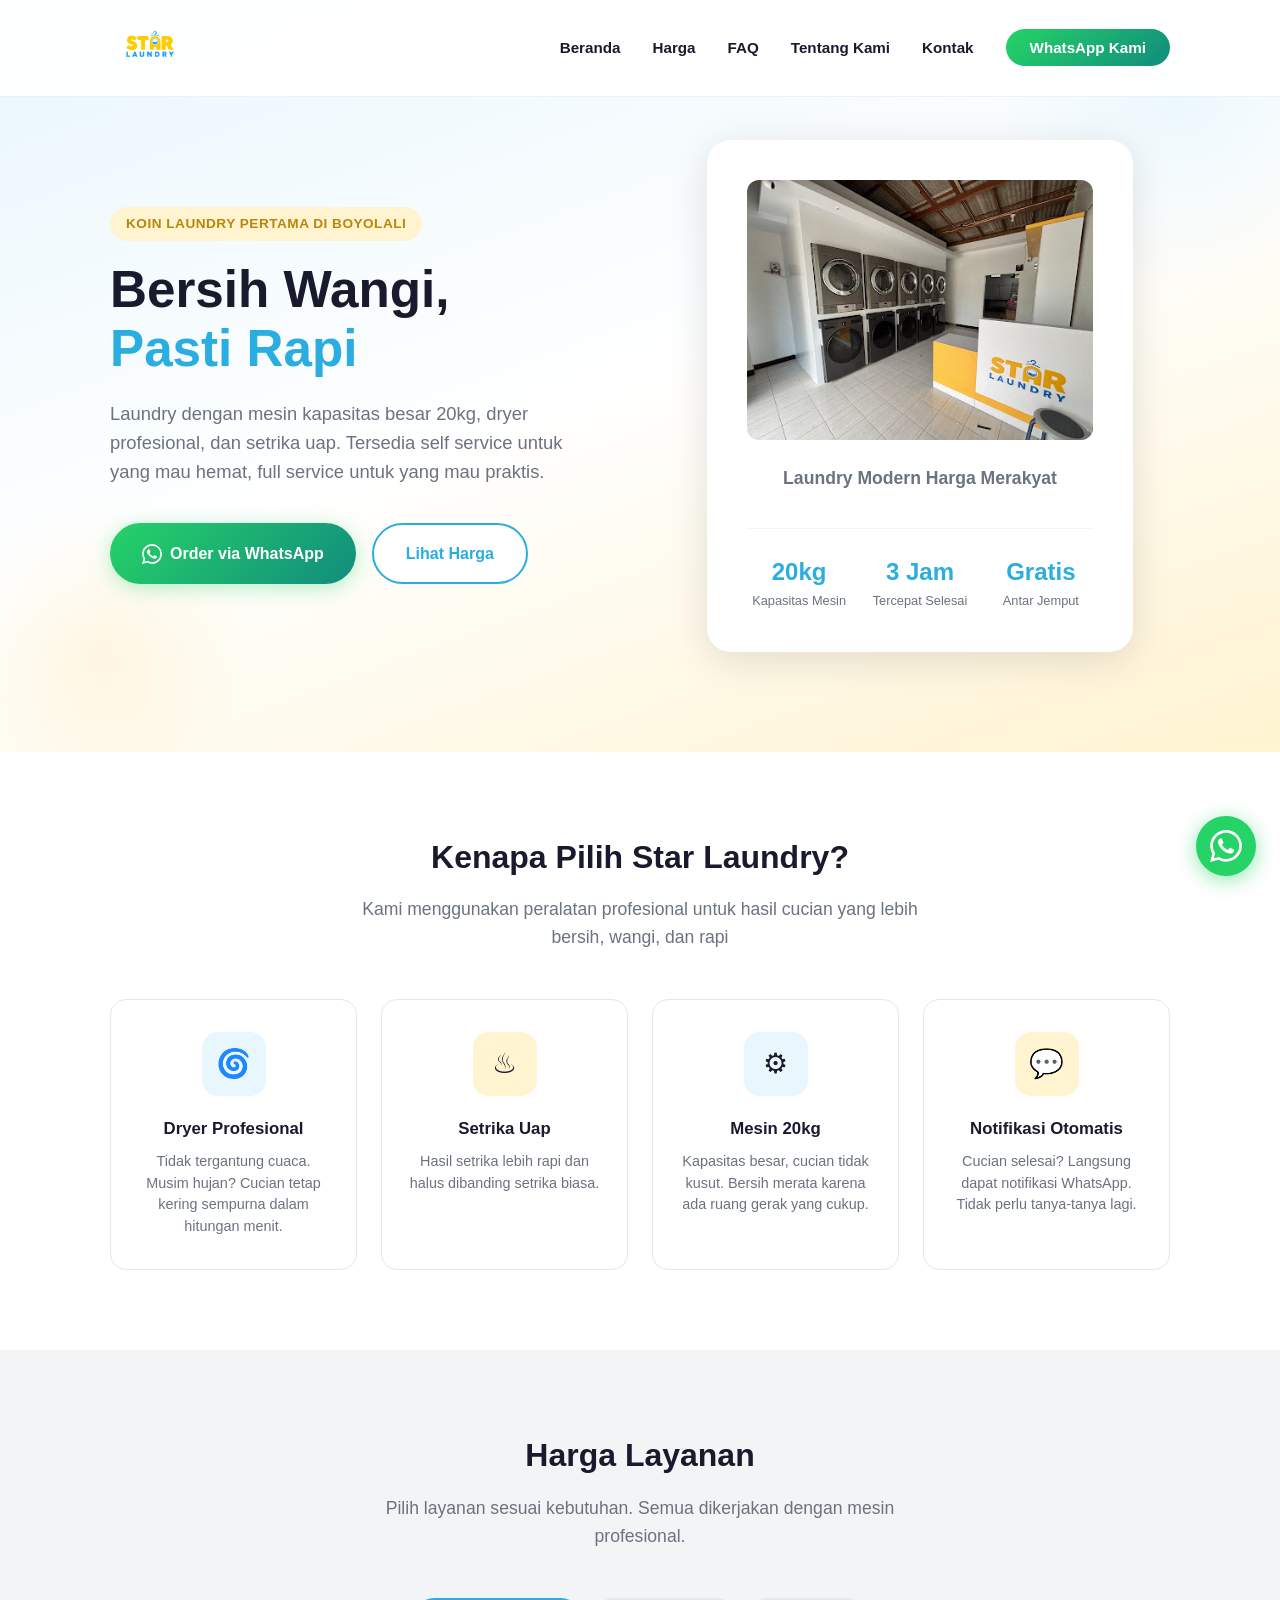
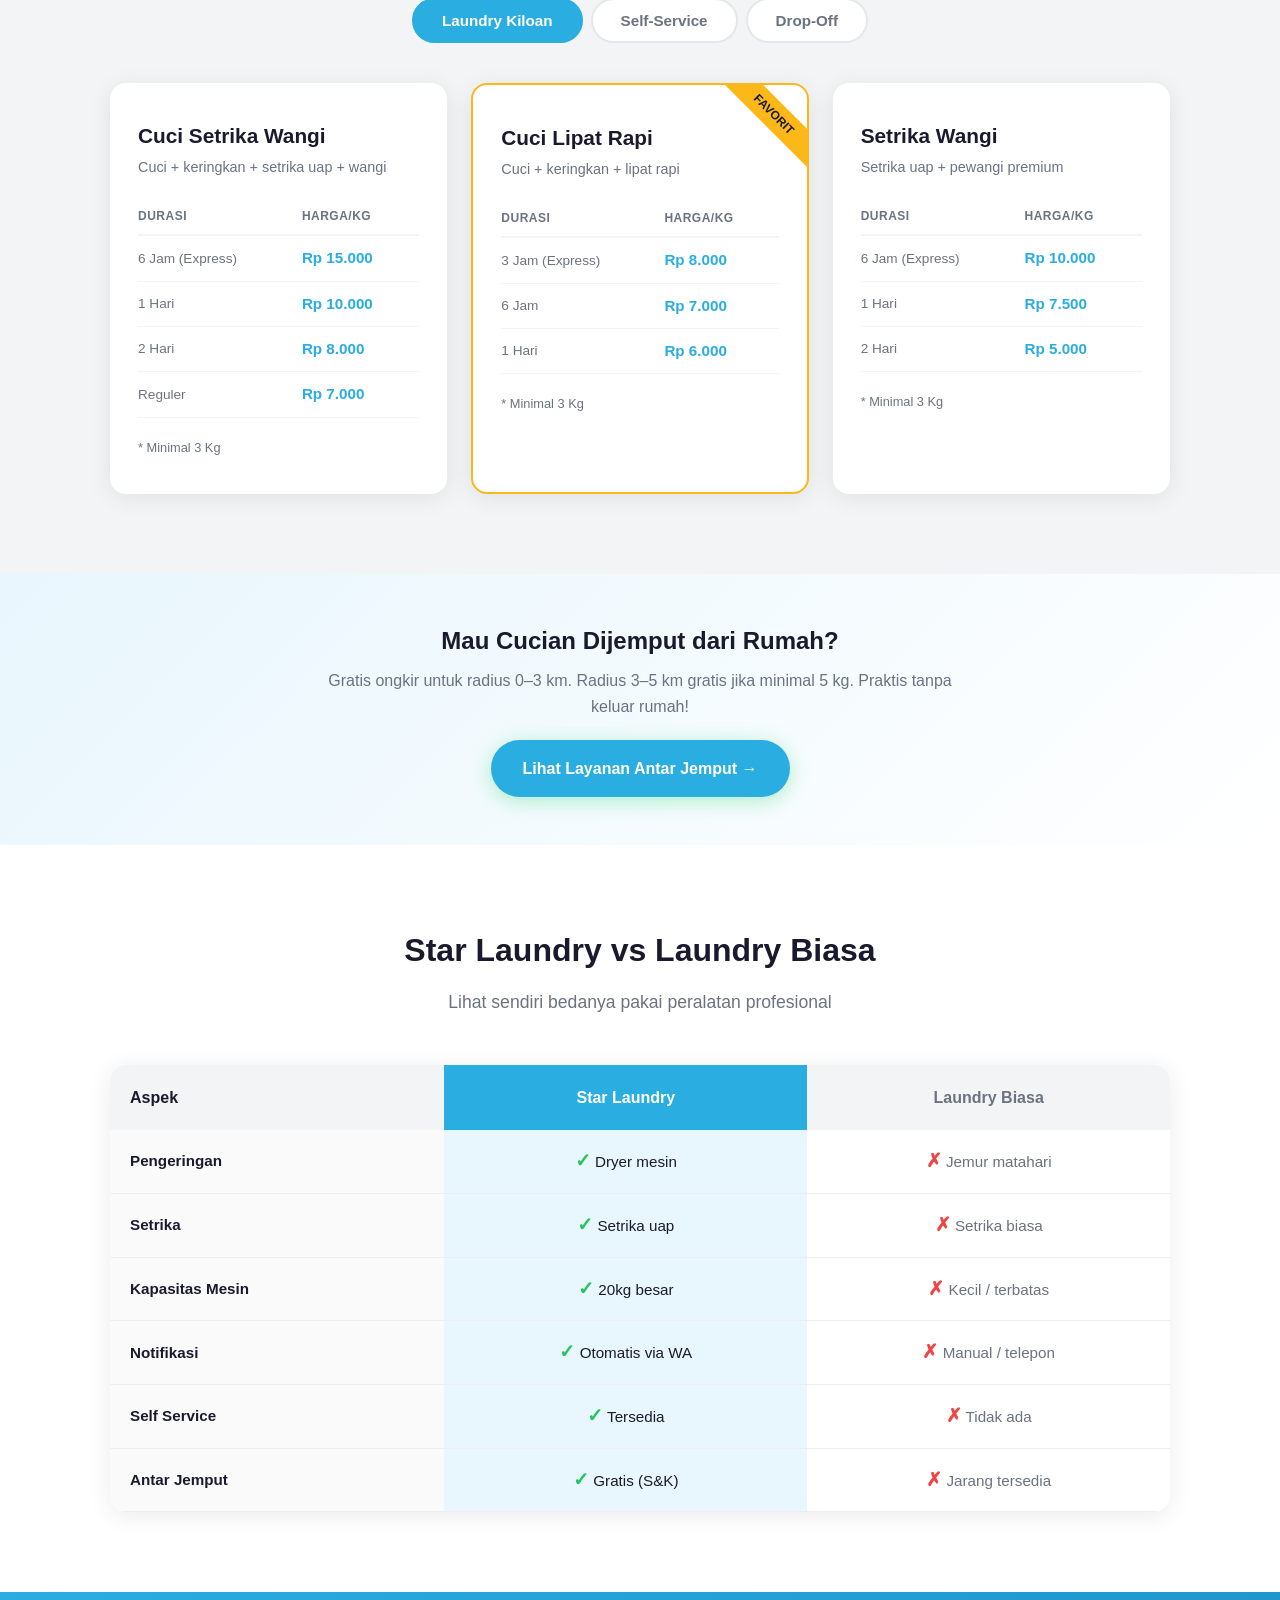
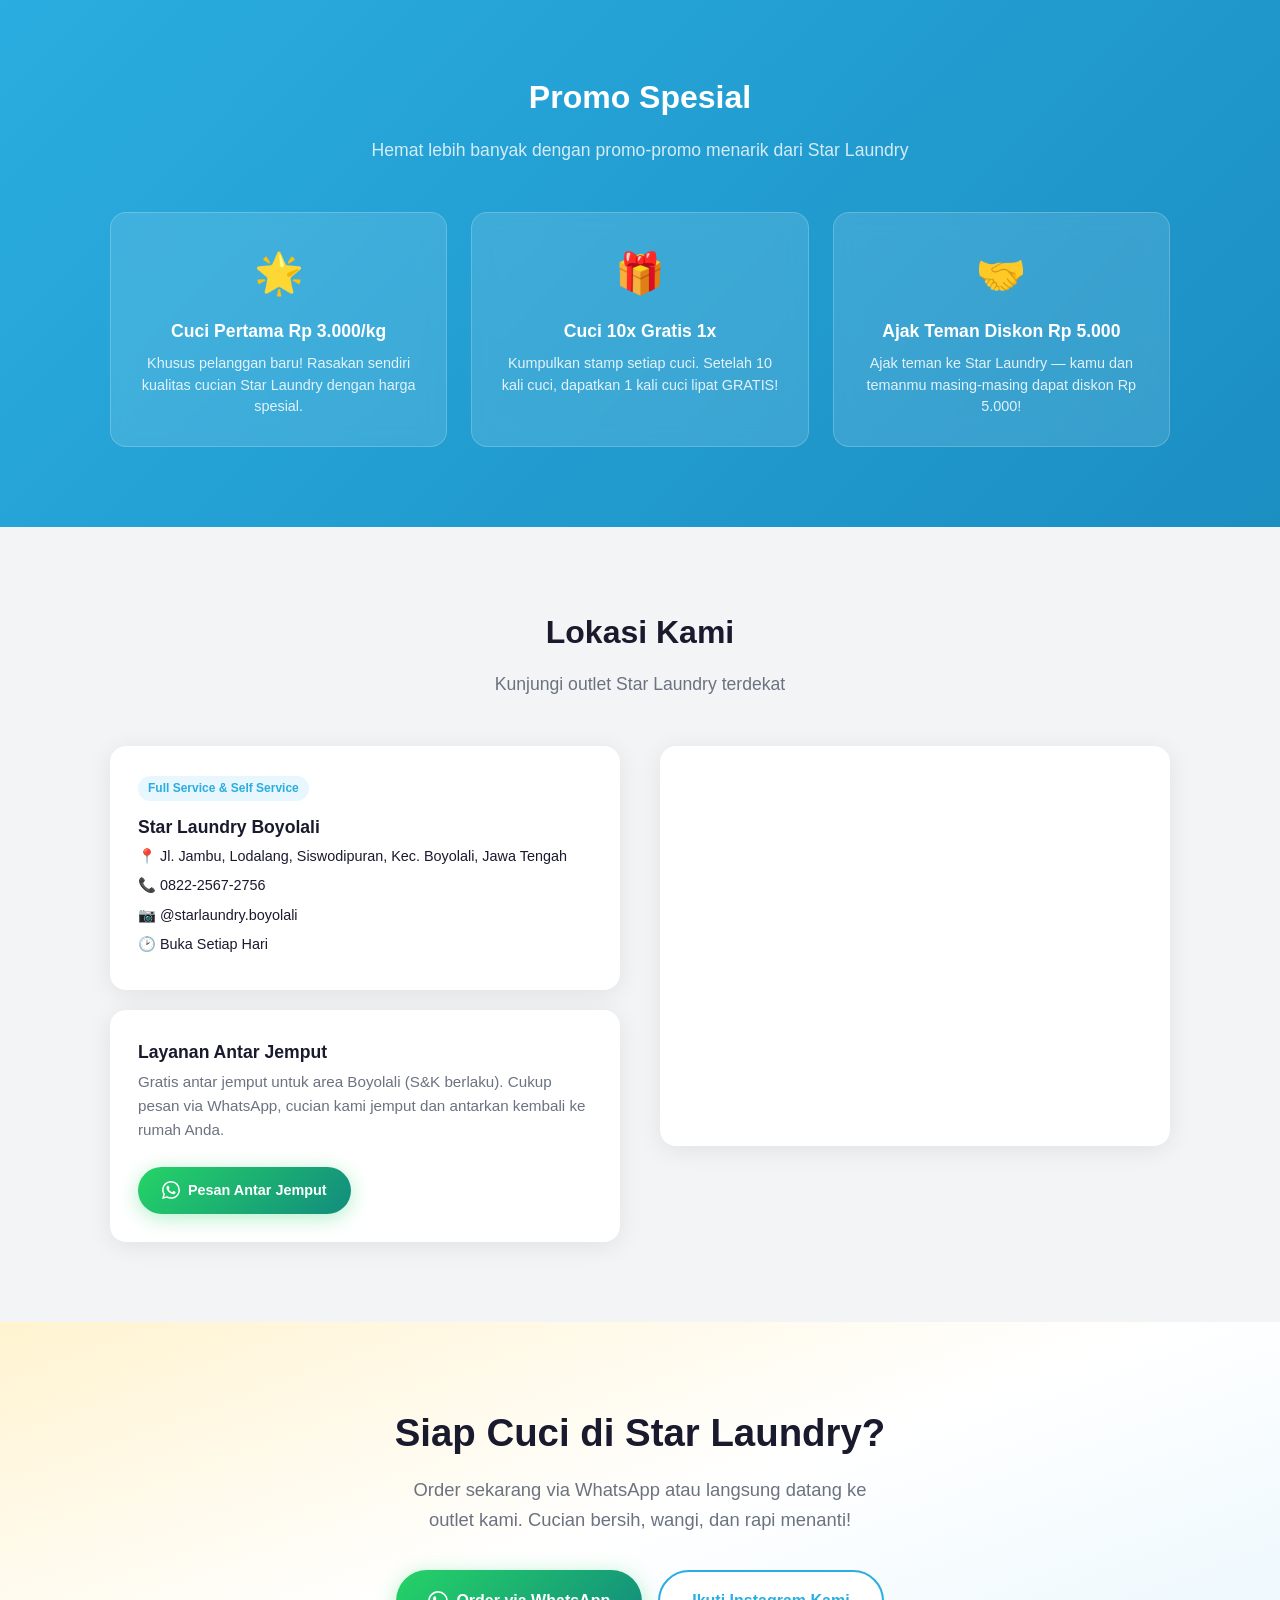
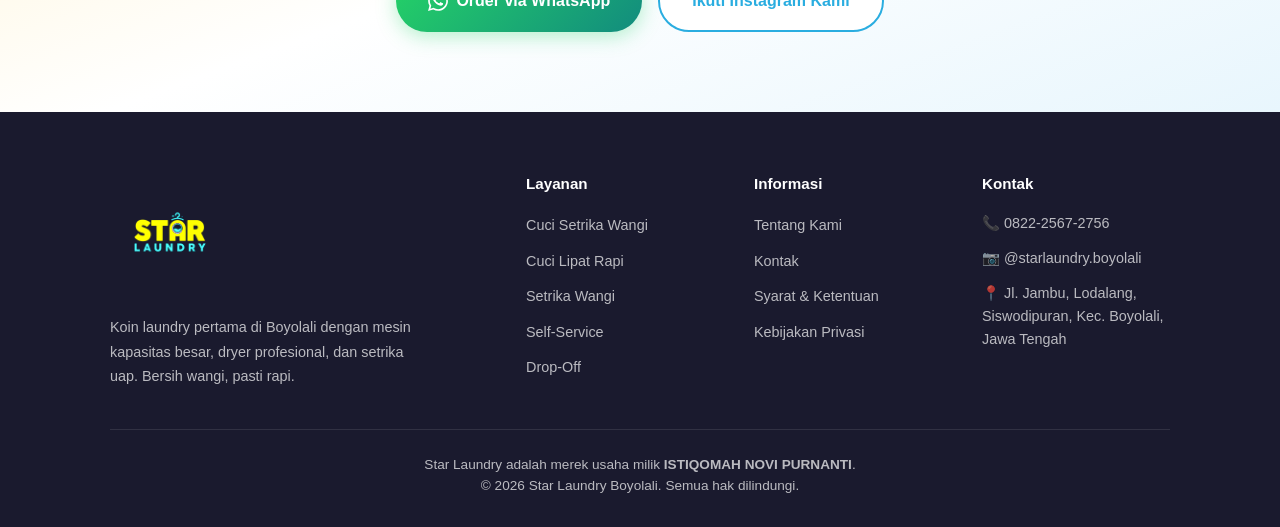
<file: index.html>
<!DOCTYPE html>
<html lang="id">
<head>
    <!-- Google Analytics -->
    <script async src="https://www.googletagmanager.com/gtag/js?id=G-BZHKHWPQQ2"></script>
    <script>
      window.dataLayer = window.dataLayer || [];
      function gtag(){dataLayer.push(arguments);}
      gtag('js', new Date());
      gtag('config', 'G-BZHKHWPQQ2');
    </script>
    <meta charset="UTF-8">
    <meta name="viewport" content="width=device-width, initial-scale=1.0">
    <meta name="facebook-domain-verification" content="5jkkccxlnduociiaewu7rvxol54zql" />
    <title>Star Laundry Boyolali | Koin Laundry, Laundry Kiloan & Antar Jemput Gratis</title>
    <meta name="description" content="Koin laundry & laundry kiloan terbaik di Boyolali. Self-service mulai Rp 10.000/7kg, cuci setrika Rp 7.000/kg, express 3 jam, antar jemput GRATIS. Mesin 20kg, dryer profesional. Buka setiap hari.">
    <meta name="keywords" content="koin laundry Boyolali, laundry Boyolali, laundry kiloan Boyolali, laundry express Boyolali, laundry antar jemput Boyolali, self service laundry Boyolali, coin laundry Boyolali, Star Laundry">
    <link rel="icon" type="image/png" href="static/images/logo.png">
    <link rel="canonical" href="https://starlaundry-byl.com/">
    <meta property="og:title" content="Star Laundry Boyolali | Koin Laundry, Laundry Kiloan & Antar Jemput Gratis">
    <meta property="og:description" content="Koin laundry & laundry kiloan terbaik di Boyolali. Self-service mulai Rp 10.000/7kg, cuci setrika Rp 7.000/kg, express 3 jam, antar jemput GRATIS.">
    <meta property="og:image" content="https://starlaundry-byl.com/logo.png">
    <meta property="og:url" content="https://starlaundry-byl.com/">
    <meta property="og:type" content="website">
    <meta property="og:locale" content="id_ID">
    <meta name="twitter:card" content="summary_large_image">
    <meta name="twitter:title" content="Star Laundry Boyolali | Koin Laundry, Laundry Kiloan & Antar Jemput Gratis">
    <meta name="twitter:description" content="Koin laundry & laundry kiloan terbaik di Boyolali. Self-service mulai Rp 10.000/7kg, cuci setrika Rp 7.000/kg, express 3 jam, antar jemput GRATIS.">
    <meta name="twitter:image" content="https://starlaundry-byl.com/logo.png">
    <script type="application/ld+json">
    {
      "@context": "https://schema.org",
      "@type": "Laundromat",
      "name": "Star Laundry Boyolali",
      "url": "https://starlaundry-byl.com",
      "telephone": "+6282225672756",
      "image": "https://starlaundry-byl.com/logo.png",
      "priceRange": "Rp 5.000 - Rp 15.000/kg",
      "description": "Koin laundry pertama di Boyolali dengan mesin kapasitas besar 20kg, dryer profesional, dan setrika uap. Tersedia self service dan full service.",
      "address": {
        "@type": "PostalAddress",
        "streetAddress": "Jl. Jambu, Lodalang, Siswodipuran",
        "addressLocality": "Boyolali",
        "addressRegion": "Jawa Tengah",
        "postalCode": "57311",
        "addressCountry": "ID"
      },
      "geo": {
        "@type": "GeoCoordinates",
        "latitude": -7.5404953,
        "longitude": 110.6051776
      },
      "openingHoursSpecification": [
        {
          "@type": "OpeningHoursSpecification",
          "dayOfWeek": ["Monday","Tuesday","Wednesday","Thursday","Friday","Saturday","Sunday"],
          "opens": "07:00",
          "closes": "21:00"
        }
      ],
      "areaServed": {
        "@type": "City",
        "name": "Boyolali",
        "containedInPlace": {
          "@type": "State",
          "name": "Jawa Tengah"
        }
      },
      "paymentAccepted": "Cash, Bank Transfer, QRIS",
      "currenciesAccepted": "IDR",
      "sameAs": [
        "https://instagram.com/starlaundry.boyolali",
        "https://maps.app.goo.gl/DT1r8SS3QcZHC6qx8"
      ],
      "hasOfferCatalog": {
        "@type": "OfferCatalog",
        "name": "Layanan Laundry",
        "itemListElement": [
          {
            "@type": "Offer",
            "itemOffered": { "@type": "Service", "name": "Cuci Setrika Wangi" },
            "priceSpecification": { "@type": "PriceSpecification", "price": "7000", "priceCurrency": "IDR", "unitText": "per kg" }
          },
          {
            "@type": "Offer",
            "itemOffered": { "@type": "Service", "name": "Cuci Lipat Rapi" },
            "priceSpecification": { "@type": "PriceSpecification", "price": "6000", "priceCurrency": "IDR", "unitText": "per kg" }
          },
          {
            "@type": "Offer",
            "itemOffered": { "@type": "Service", "name": "Self-Service Laundry" },
            "priceSpecification": { "@type": "PriceSpecification", "price": "10000", "priceCurrency": "IDR", "unitText": "per 7kg" }
          },
          {
            "@type": "Offer",
            "itemOffered": { "@type": "Service", "name": "Setrika Wangi" },
            "priceSpecification": { "@type": "PriceSpecification", "price": "5000", "priceCurrency": "IDR", "unitText": "per kg" }
          },
          {
            "@type": "Offer",
            "itemOffered": { "@type": "Service", "name": "Express Laundry 3 Jam" },
            "priceSpecification": { "@type": "PriceSpecification", "price": "8000", "priceCurrency": "IDR", "unitText": "per kg" }
          },
          {
            "@type": "Offer",
            "itemOffered": { "@type": "Service", "name": "Antar Jemput Laundry Gratis" },
            "description": "Gratis ongkir radius 0-3 km, radius 3-5 km gratis minimal 5 kg"
          }
        ]
      }
    }
    </script>
    <link rel="alternate" hreflang="id" href="https://starlaundry-byl.com/">
    <link rel="preload" as="image" href="static/images/logo.png">
    <link rel="stylesheet" href="static/css/styles.css">
</head>
<body>

<!-- Navbar -->
<nav id="navbar">
    <div class="container nav-inner">
        <a href="index.html"><img src="static/images/logo.png" alt="Star Laundry" class="nav-logo"></a>
        <ul class="nav-links" id="navLinks">
            <li><a href="index.html">Beranda</a></li>
            <li><a href="harga.html">Harga</a></li>
            <li><a href="faq.html">FAQ</a></li>
            <li><a href="tentang-kami.html">Tentang Kami</a></li>
            <li><a href="kontak.html">Kontak</a></li>
            <li><a href="https://wa.me/6282225672756?text=Halo%20Star%20Laundry%2C%20saya%20mau%20order" class="nav-cta">WhatsApp Kami</a></li>
        </ul>
        <button class="hamburger" onclick="document.getElementById('navLinks').classList.toggle('open')" aria-label="Menu">
            <span></span><span></span><span></span>
        </button>
    </div>
</nav>

<!-- Hero -->
<section class="hero">
    <div class="container hero-inner">
        <div>
            <span class="hero-badge">KOIN LAUNDRY PERTAMA DI BOYOLALI</span>
            <h1>Bersih Wangi,<br><span>Pasti Rapi</span></h1>
            <p>Laundry dengan mesin kapasitas besar 20kg, dryer profesional, dan setrika uap. Tersedia self service untuk yang mau hemat, full service untuk yang mau praktis.</p>
            <div class="hero-buttons">
                <a href="https://wa.me/6282225672756?text=Halo%20Star%20Laundry%2C%20saya%20mau%20order" class="btn btn-wa">
                    <svg width="20" height="20" viewBox="0 0 24 24" fill="white"><path d="M17.472 14.382c-.297-.149-1.758-.867-2.03-.967-.273-.099-.471-.148-.67.15-.197.297-.767.966-.94 1.164-.173.199-.347.223-.644.075-.297-.15-1.255-.463-2.39-1.475-.883-.788-1.48-1.761-1.653-2.059-.173-.297-.018-.458.13-.606.134-.133.298-.347.446-.52.149-.174.198-.298.298-.497.099-.198.05-.371-.025-.52-.075-.149-.669-1.612-.916-2.207-.242-.579-.487-.5-.669-.51-.173-.008-.371-.01-.57-.01-.198 0-.52.074-.792.372-.272.297-1.04 1.016-1.04 2.479 0 1.462 1.065 2.875 1.213 3.074.149.198 2.096 3.2 5.077 4.487.709.306 1.262.489 1.694.625.712.227 1.36.195 1.871.118.571-.085 1.758-.719 2.006-1.413.248-.694.248-1.289.173-1.413-.074-.124-.272-.198-.57-.347m-5.421 7.403h-.004a9.87 9.87 0 01-5.031-1.378l-.361-.214-3.741.982.998-3.648-.235-.374a9.86 9.86 0 01-1.51-5.26c.001-5.45 4.436-9.884 9.888-9.884 2.64 0 5.122 1.03 6.988 2.898a9.825 9.825 0 012.893 6.994c-.003 5.45-4.437 9.884-9.885 9.884m8.413-18.297A11.815 11.815 0 0012.05 0C5.495 0 .16 5.335.157 11.892c0 2.096.547 4.142 1.588 5.945L.057 24l6.305-1.654a11.882 11.882 0 005.683 1.448h.005c6.554 0 11.89-5.335 11.893-11.893a11.821 11.821 0 00-3.48-8.413z"/></svg>
                    Order via WhatsApp
                </a>
                <a href="#harga" class="btn btn-outline">Lihat Harga</a>
            </div>
        </div>
        <div class="hero-visual">
            <div class="hero-card">
                <img src="static/images/mesin.jpg" alt="Foto Mesin Logo">
                <p>Laundry Modern Harga Merakyat</p>
                <div class="hero-stats">
                    <div>
                        <div class="hero-stat-num">20kg</div>
                        <div class="hero-stat-label">Kapasitas Mesin</div>
                    </div>
                    <div>
                        <div class="hero-stat-num">3 Jam</div>
                        <div class="hero-stat-label">Tercepat Selesai</div>
                    </div>
                    <div>
                        <div class="hero-stat-num">Gratis</div>
                        <div class="hero-stat-label">Antar Jemput</div>
                    </div>
                </div>
            </div>
        </div>
    </div>
</section>

<!-- Features -->
<section class="features" id="layanan">
    <div class="container">
        <h2>Kenapa Pilih Star Laundry?</h2>
        <p class="section-subtitle">Kami menggunakan peralatan profesional untuk hasil cucian yang lebih bersih, wangi, dan rapi</p>
        <div class="features-grid">
            <div class="feature-card">
                <div class="feature-icon blue">&#127744;</div>
                <h3>Dryer Profesional</h3>
                <p>Tidak tergantung cuaca. Musim hujan? Cucian tetap kering sempurna dalam hitungan menit.</p>
            </div>
            <div class="feature-card">
                <div class="feature-icon yellow">&#9832;</div>
                <h3>Setrika Uap</h3>
                <p>Hasil setrika lebih rapi dan halus dibanding setrika biasa.</p>
            </div>
            <div class="feature-card">
                <div class="feature-icon blue">&#9881;</div>
                <h3>Mesin 20kg</h3>
                <p>Kapasitas besar, cucian tidak kusut. Bersih merata karena ada ruang gerak yang cukup.</p>
            </div>
            <div class="feature-card">
                <div class="feature-icon yellow">&#128172;</div>
                <h3>Notifikasi Otomatis</h3>
                <p>Cucian selesai? Langsung dapat notifikasi WhatsApp. Tidak perlu tanya-tanya lagi.</p>
            </div>
        </div>
    </div>
</section>

<!-- Pricing -->
<section class="pricing" id="harga">
    <div class="container">
        <h2>Harga Layanan</h2>
        <p class="section-subtitle">Pilih layanan sesuai kebutuhan. Semua dikerjakan dengan mesin profesional.</p>

        <div class="pricing-tabs">
            <button class="pricing-tab active" onclick="showPricing('kiloan')">Laundry Kiloan</button>
            <button class="pricing-tab" onclick="showPricing('selfservice')">Self-Service</button>
            <button class="pricing-tab" onclick="showPricing('dropoff')">Drop-Off</button>
        </div>

        <!-- Kiloan -->
        <div class="pricing-group active" id="pricing-kiloan">
            <div class="pricing-cards">
                <div class="price-card">
                    <h3>Cuci Setrika Wangi</h3>
                    <p class="price-desc">Cuci + keringkan + setrika uap + wangi</p>
                    <table class="price-table">
                        <thead><tr><th>Durasi</th><th>Harga/kg</th></tr></thead>
                        <tbody>
                            <tr><td class="duration">6 Jam (Express)</td><td class="price-val">Rp 15.000</td></tr>
                            <tr><td class="duration">1 Hari</td><td class="price-val">Rp 10.000</td></tr>
                            <tr><td class="duration">2 Hari</td><td class="price-val">Rp 8.000</td></tr>
                            <tr><td class="duration">Reguler</td><td class="price-val">Rp 7.000</td></tr>
                        </tbody>
                    </table>
                    <div class="price-note">* Minimal 3 Kg</div>
                </div>
                <div class="price-card popular">
                    <div class="popular-badge">FAVORIT</div>
                    <h3>Cuci Lipat Rapi</h3>
                    <p class="price-desc">Cuci + keringkan + lipat rapi</p>
                    <table class="price-table">
                        <thead><tr><th>Durasi</th><th>Harga/kg</th></tr></thead>
                        <tbody>
                            <tr><td class="duration">3 Jam (Express)</td><td class="price-val">Rp 8.000</td></tr>
                            <tr><td class="duration">6 Jam</td><td class="price-val">Rp 7.000</td></tr>
                            <tr><td class="duration">1 Hari</td><td class="price-val">Rp 6.000</td></tr>
                        </tbody>
                    </table>
                    <div class="price-note">* Minimal 3 Kg</div>
                </div>
                <div class="price-card">
                    <h3>Setrika Wangi</h3>
                    <p class="price-desc">Setrika uap + pewangi premium</p>
                    <table class="price-table">
                        <thead><tr><th>Durasi</th><th>Harga/kg</th></tr></thead>
                        <tbody>
                            <tr><td class="duration">6 Jam (Express)</td><td class="price-val">Rp 10.000</td></tr>
                            <tr><td class="duration">1 Hari</td><td class="price-val">Rp 7.500</td></tr>
                            <tr><td class="duration">2 Hari</td><td class="price-val">Rp 5.000</td></tr>
                        </tbody>
                    </table>
                    <div class="price-note">* Minimal 3 Kg</div>
                </div>
            </div>
        </div>

        <!-- Self Service -->
        <div class="pricing-group" id="pricing-selfservice">
            <div class="pricing-cards two-col">
                <div class="price-card">
                    <h3>Cuci Saja</h3>
                    <p class="price-desc">Cuci sendiri pakai mesin besar kami</p>
                    <table class="price-table">
                        <thead><tr><th>Kapasitas</th><th>Harga</th><th>Durasi</th></tr></thead>
                        <tbody>
                            <tr><td>Maks. 7 Kg</td><td class="price-val">Rp 10.000</td><td class="duration">30 menit</td></tr>
                        </tbody>
                    </table>
                    <div class="price-note">* Tidak termasuk deterjen dan plastik</div>
                </div>
                <div class="price-card">
                    <h3>Kering Saja</h3>
                    <p class="price-desc">Keringkan pakai dryer profesional kami</p>
                    <table class="price-table">
                        <thead><tr><th>Kapasitas</th><th>Harga</th><th>Durasi</th></tr></thead>
                        <tbody>
                            <tr><td>Maks. 7 Kg</td><td class="price-val">Rp 10.000</td><td class="duration">40 menit</td></tr>
                        </tbody>
                    </table>
                    <div class="price-note">* Tidak termasuk deterjen dan plastik</div>
                </div>
            </div>
        </div>

        <!-- Drop Off -->
        <div class="pricing-group" id="pricing-dropoff">
            <div class="pricing-cards two-col">
                <div class="price-card">
                    <h3>Cuci Saja</h3>
                    <p class="price-desc">Tinggal taruh, kami yang jalankan mesin</p>
                    <table class="price-table">
                        <thead><tr><th>Kapasitas</th><th>Harga</th><th>Durasi</th></tr></thead>
                        <tbody>
                            <tr><td>Maks. 7 Kg</td><td class="price-val">Rp 12.500</td><td class="duration">30 menit**</td></tr>
                        </tbody>
                    </table>
                    <div class="price-note">** Drop-off tanpa lipat sesuai antrian mesin</div>
                </div>
                <div class="price-card">
                    <h3>Kering Saja</h3>
                    <p class="price-desc">Tinggal taruh, kami keringkan pakai dryer</p>
                    <table class="price-table">
                        <thead><tr><th>Kapasitas</th><th>Harga</th><th>Durasi</th></tr></thead>
                        <tbody>
                            <tr><td>Maks. 7 Kg</td><td class="price-val">Rp 12.500</td><td class="duration">40 menit**</td></tr>
                        </tbody>
                    </table>
                    <div class="price-note">** Drop-off tanpa lipat sesuai antrian mesin</div>
                </div>
            </div>
            <p style="text-align:center; margin-top:16px; font-size:0.85rem; font-weight:700; color:var(--dark);">Catatan: Drop-off tidak termasuk lipat dan setrika.</p>
        </div>
    </div>
</section>

<!-- Antar Jemput Banner -->
<section style="padding: 48px 0; background: linear-gradient(135deg, var(--blue-light) 0%, var(--white) 100%);">
    <div class="container" style="text-align: center; max-width: 700px;">
        <h2 style="font-size: 1.5rem; font-weight: 800; margin-bottom: 8px;">Mau Cucian Dijemput dari Rumah?</h2>
        <p style="color: var(--gray); font-size: 1rem; margin-bottom: 20px;">Gratis ongkir untuk radius 0–3 km. Radius 3–5 km gratis jika minimal 5 kg. Praktis tanpa keluar rumah!</p>
        <a href="antar-jemput.html" class="btn btn-wa" style="background: var(--blue);">Lihat Layanan Antar Jemput &rarr;</a>
    </div>
</section>

<!-- Why Us / Comparison -->
<section class="why-us" id="keunggulan">
    <div class="container">
        <h2>Star Laundry vs Laundry Biasa</h2>
        <p class="section-subtitle">Lihat sendiri bedanya pakai peralatan profesional</p>
        <table class="comparison-table">
            <thead>
                <tr>
                    <th>Aspek</th>
                    <th>Star Laundry</th>
                    <th>Laundry Biasa</th>
                </tr>
            </thead>
            <tbody>
                <tr>
                    <td>Pengeringan</td>
                    <td><span class="check">&#10003;</span> Dryer mesin</td>
                    <td><span class="cross">&#10007;</span> Jemur matahari</td>
                </tr>
                <tr>
                    <td>Setrika</td>
                    <td><span class="check">&#10003;</span> Setrika uap</td>
                    <td><span class="cross">&#10007;</span> Setrika biasa</td>
                </tr>
                <tr>
                    <td>Kapasitas Mesin</td>
                    <td><span class="check">&#10003;</span> 20kg besar</td>
                    <td><span class="cross">&#10007;</span> Kecil / terbatas</td>
                </tr>
                <tr>
                    <td>Notifikasi</td>
                    <td><span class="check">&#10003;</span> Otomatis via WA</td>
                    <td><span class="cross">&#10007;</span> Manual / telepon</td>
                </tr>
                <tr>
                    <td>Self Service</td>
                    <td><span class="check">&#10003;</span> Tersedia</td>
                    <td><span class="cross">&#10007;</span> Tidak ada</td>
                </tr>
                <tr>
                    <td>Antar Jemput</td>
                    <td><span class="check">&#10003;</span> Gratis (S&K)</td>
                    <td><span class="cross">&#10007;</span> Jarang tersedia</td>
                </tr>
            </tbody>
        </table>
    </div>
</section>

<!-- Promo -->
<section class="promo" id="promo">
    <div class="container">
        <h2>Promo Spesial</h2>
        <p class="section-subtitle">Hemat lebih banyak dengan promo-promo menarik dari Star Laundry</p>
        <div class="promo-grid">
            <div class="promo-card">
                <div class="promo-emoji">&#127775;</div>
                <h3>Cuci Pertama Rp 3.000/kg</h3>
                <p>Khusus pelanggan baru! Rasakan sendiri kualitas cucian Star Laundry dengan harga spesial.</p>
            </div>
            <div class="promo-card">
                <div class="promo-emoji">&#127873;</div>
                <h3>Cuci 10x Gratis 1x</h3>
                <p>Kumpulkan stamp setiap cuci. Setelah 10 kali cuci, dapatkan 1 kali cuci lipat GRATIS!</p>
            </div>
            <div class="promo-card">
                <div class="promo-emoji">&#129309;</div>
                <h3>Ajak Teman Diskon Rp 5.000</h3>
                <p>Ajak teman ke Star Laundry — kamu dan temanmu masing-masing dapat diskon Rp 5.000!</p>
            </div>
        </div>
    </div>
</section>

<!-- Location -->
<section class="location" id="lokasi">
    <div class="container">
        <h2>Lokasi Kami</h2>
        <p class="section-subtitle">Kunjungi outlet Star Laundry terdekat</p>
        <div class="location-grid">
            <div class="location-info">
                <div class="loc-card">
                    <span class="loc-type">Full Service & Self Service</span>
                    <h3>Star Laundry Boyolali</h3>
                    <div class="loc-detail">
                        <span>&#128205; Jl. Jambu, Lodalang, Siswodipuran, Kec. Boyolali, Jawa Tengah</span>
                    </div>
                    <div class="loc-detail">
                        <span>&#128222; 0822-2567-2756</span>
                    </div>
                    <div class="loc-detail">
                        <span>&#128247; @starlaundry.boyolali</span>
                    </div>
                    <div class="loc-detail">
                        <span>&#128337; Buka Setiap Hari</span>
                    </div>
                </div>
                <div class="loc-card">
                    <h3>Layanan Antar Jemput</h3>
                    <p>Gratis antar jemput untuk area Boyolali (S&K berlaku). Cukup pesan via WhatsApp, cucian kami jemput dan antarkan kembali ke rumah Anda.</p>
                    <a href="https://wa.me/6282225672756?text=Halo%20Star%20Laundry%2C%20saya%20mau%20pakai%20layanan%20antar%20jemput" class="btn btn-wa" style="margin-top: 16px; display: inline-flex; padding: 12px 24px; font-size: 0.9rem;">
                        <svg width="18" height="18" viewBox="0 0 24 24" fill="white"><path d="M17.472 14.382c-.297-.149-1.758-.867-2.03-.967-.273-.099-.471-.148-.67.15-.197.297-.767.966-.94 1.164-.173.199-.347.223-.644.075-.297-.15-1.255-.463-2.39-1.475-.883-.788-1.48-1.761-1.653-2.059-.173-.297-.018-.458.13-.606.134-.133.298-.347.446-.52.149-.174.198-.298.298-.497.099-.198.05-.371-.025-.52-.075-.149-.669-1.612-.916-2.207-.242-.579-.487-.5-.669-.51-.173-.008-.371-.01-.57-.01-.198 0-.52.074-.792.372-.272.297-1.04 1.016-1.04 2.479 0 1.462 1.065 2.875 1.213 3.074.149.198 2.096 3.2 5.077 4.487.709.306 1.262.489 1.694.625.712.227 1.36.195 1.871.118.571-.085 1.758-.719 2.006-1.413.248-.694.248-1.289.173-1.413-.074-.124-.272-.198-.57-.347m-5.421 7.403h-.004a9.87 9.87 0 01-5.031-1.378l-.361-.214-3.741.982.998-3.648-.235-.374a9.86 9.86 0 01-1.51-5.26c.001-5.45 4.436-9.884 9.888-9.884 2.64 0 5.122 1.03 6.988 2.898a9.825 9.825 0 012.893 6.994c-.003 5.45-4.437 9.884-9.885 9.884m8.413-18.297A11.815 11.815 0 0012.05 0C5.495 0 .16 5.335.157 11.892c0 2.096.547 4.142 1.588 5.945L.057 24l6.305-1.654a11.882 11.882 0 005.683 1.448h.005c6.554 0 11.89-5.335 11.893-11.893a11.821 11.821 0 00-3.48-8.413z"/></svg>
                        Pesan Antar Jemput
                    </a>
                </div>
            </div>
            <div class="location-map">
                <iframe src="https://www.google.com/maps/embed?pb=!1m18!1m12!1m3!1d3955.6!2d110.6026027!3d-7.5404953!2m3!1f0!2f0!3f0!3m2!1i1024!2i768!4f13.1!3m3!1m2!1s0x2e7a695a9ef0c4bb%3A0xd1a4bb760c785c6d!2sStar%20Laundry%20Boyolali!5e0!3m2!1sid!2sid!4v1710000000000" width="100%" height="400" style="border:0; border-radius: 16px;" allowfullscreen="" loading="lazy" referrerpolicy="no-referrer-when-downgrade" title="Lokasi Star Laundry Boyolali"></iframe>
            </div>
        </div>
    </div>
</section>

<!-- CTA -->
<section class="cta">
    <div class="container">
        <h2>Siap Cuci di Star Laundry?</h2>
        <p>Order sekarang via WhatsApp atau langsung datang ke outlet kami. Cucian bersih, wangi, dan rapi menanti!</p>
        <div class="cta-buttons">
            <a href="https://wa.me/6282225672756?text=Halo%20Star%20Laundry%2C%20saya%20mau%20order" class="btn btn-wa">
                <svg width="20" height="20" viewBox="0 0 24 24" fill="white"><path d="M17.472 14.382c-.297-.149-1.758-.867-2.03-.967-.273-.099-.471-.148-.67.15-.197.297-.767.966-.94 1.164-.173.199-.347.223-.644.075-.297-.15-1.255-.463-2.39-1.475-.883-.788-1.48-1.761-1.653-2.059-.173-.297-.018-.458.13-.606.134-.133.298-.347.446-.52.149-.174.198-.298.298-.497.099-.198.05-.371-.025-.52-.075-.149-.669-1.612-.916-2.207-.242-.579-.487-.5-.669-.51-.173-.008-.371-.01-.57-.01-.198 0-.52.074-.792.372-.272.297-1.04 1.016-1.04 2.479 0 1.462 1.065 2.875 1.213 3.074.149.198 2.096 3.2 5.077 4.487.709.306 1.262.489 1.694.625.712.227 1.36.195 1.871.118.571-.085 1.758-.719 2.006-1.413.248-.694.248-1.289.173-1.413-.074-.124-.272-.198-.57-.347m-5.421 7.403h-.004a9.87 9.87 0 01-5.031-1.378l-.361-.214-3.741.982.998-3.648-.235-.374a9.86 9.86 0 01-1.51-5.26c.001-5.45 4.436-9.884 9.888-9.884 2.64 0 5.122 1.03 6.988 2.898a9.825 9.825 0 012.893 6.994c-.003 5.45-4.437 9.884-9.885 9.884m8.413-18.297A11.815 11.815 0 0012.05 0C5.495 0 .16 5.335.157 11.892c0 2.096.547 4.142 1.588 5.945L.057 24l6.305-1.654a11.882 11.882 0 005.683 1.448h.005c6.554 0 11.89-5.335 11.893-11.893a11.821 11.821 0 00-3.48-8.413z"/></svg>
                Order via WhatsApp
            </a>
            <a href="https://instagram.com/starlaundry.boyolali" target="_blank" class="btn btn-outline">
                Ikuti Instagram Kami
            </a>
        </div>
    </div>
</section>

<!-- Footer -->
<footer>
    <div class="container">
        <div class="footer-grid">
            <div class="footer-brand">
                <img src="static/images/logo.png" alt="Star Laundry">
                <p>Koin laundry pertama di Boyolali dengan mesin kapasitas besar, dryer profesional, dan setrika uap. Bersih wangi, pasti rapi.</p>
            </div>
            <div>
                <h4>Layanan</h4>
                <ul class="footer-links">
                    <li><a href="#harga">Cuci Setrika Wangi</a></li>
                    <li><a href="#harga">Cuci Lipat Rapi</a></li>
                    <li><a href="#harga">Setrika Wangi</a></li>
                    <li><a href="#harga">Self-Service</a></li>
                    <li><a href="#harga">Drop-Off</a></li>
                </ul>
            </div>
            <div>
                <h4>Informasi</h4>
                <ul class="footer-links">
                    <li><a href="tentang-kami.html">Tentang Kami</a></li>
                    <li><a href="kontak.html">Kontak</a></li>
                    <li><a href="syarat-ketentuan.html">Syarat & Ketentuan</a></li>
                    <li><a href="kebijakan-privasi.html">Kebijakan Privasi</a></li>
                </ul>
            </div>
            <div>
                <h4>Kontak</h4>
                <ul class="footer-contact">
                    <li>&#128222; 0822-2567-2756</li>
                    <li>&#128247; @starlaundry.boyolali</li>
                    <li>&#128205; Jl. Jambu, Lodalang, Siswodipuran, Kec. Boyolali, Jawa Tengah</li>
                </ul>
            </div>
        </div>
        <div class="footer-bottom">
            Star Laundry adalah merek usaha milik <strong>ISTIQOMAH NOVI PURNANTI</strong>.<br>
            &copy; 2026 Star Laundry Boyolali. Semua hak dilindungi.
        </div>
    </div>
</footer>

<!-- Floating WhatsApp -->
<a href="https://wa.me/6282225672756?text=Halo%20Star%20Laundry%2C%20saya%20mau%20tanya" class="wa-float" aria-label="Chat WhatsApp">
    <svg viewBox="0 0 24 24"><path d="M17.472 14.382c-.297-.149-1.758-.867-2.03-.967-.273-.099-.471-.148-.67.15-.197.297-.767.966-.94 1.164-.173.199-.347.223-.644.075-.297-.15-1.255-.463-2.39-1.475-.883-.788-1.48-1.761-1.653-2.059-.173-.297-.018-.458.13-.606.134-.133.298-.347.446-.52.149-.174.198-.298.298-.497.099-.198.05-.371-.025-.52-.075-.149-.669-1.612-.916-2.207-.242-.579-.487-.5-.669-.51-.173-.008-.371-.01-.57-.01-.198 0-.52.074-.792.372-.272.297-1.04 1.016-1.04 2.479 0 1.462 1.065 2.875 1.213 3.074.149.198 2.096 3.2 5.077 4.487.709.306 1.262.489 1.694.625.712.227 1.36.195 1.871.118.571-.085 1.758-.719 2.006-1.413.248-.694.248-1.289.173-1.413-.074-.124-.272-.198-.57-.347m-5.421 7.403h-.004a9.87 9.87 0 01-5.031-1.378l-.361-.214-3.741.982.998-3.648-.235-.374a9.86 9.86 0 01-1.51-5.26c.001-5.45 4.436-9.884 9.888-9.884 2.64 0 5.122 1.03 6.988 2.898a9.825 9.825 0 012.893 6.994c-.003 5.45-4.437 9.884-9.885 9.884m8.413-18.297A11.815 11.815 0 0012.05 0C5.495 0 .16 5.335.157 11.892c0 2.096.547 4.142 1.588 5.945L.057 24l6.305-1.654a11.882 11.882 0 005.683 1.448h.005c6.554 0 11.89-5.335 11.893-11.893a11.821 11.821 0 00-3.48-8.413z"/></svg>
</a>

<script>
    // Navbar scroll effect
    window.addEventListener('scroll', () => {
        document.getElementById('navbar').classList.toggle('scrolled', window.scrollY > 20);
    });

    // Pricing tabs
    function showPricing(tab) {
        document.querySelectorAll('.pricing-group').forEach(g => g.classList.remove('active'));
        document.querySelectorAll('.pricing-tab').forEach(t => t.classList.remove('active'));
        document.getElementById('pricing-' + tab).classList.add('active');
        event.target.classList.add('active');
    }
</script>
<script src="static/js/main.js"></script>

</body>
</html>
</file>
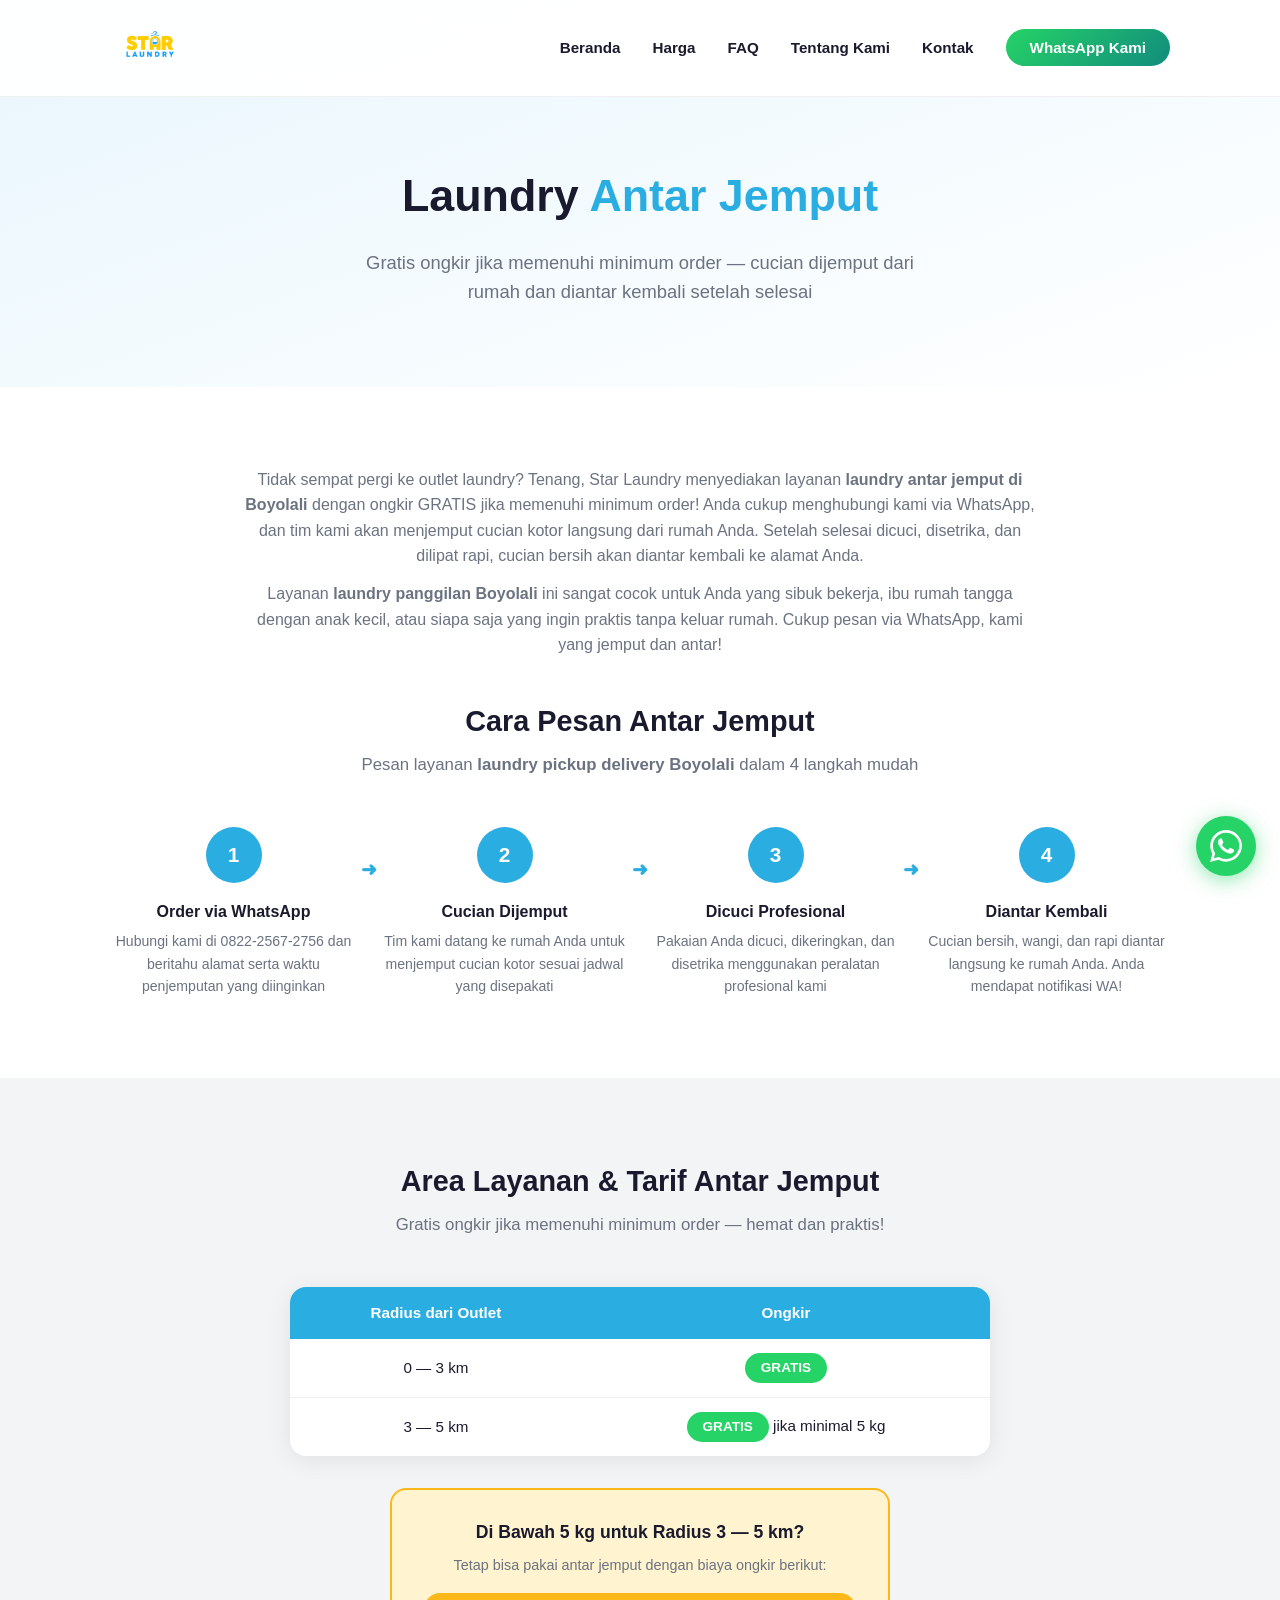
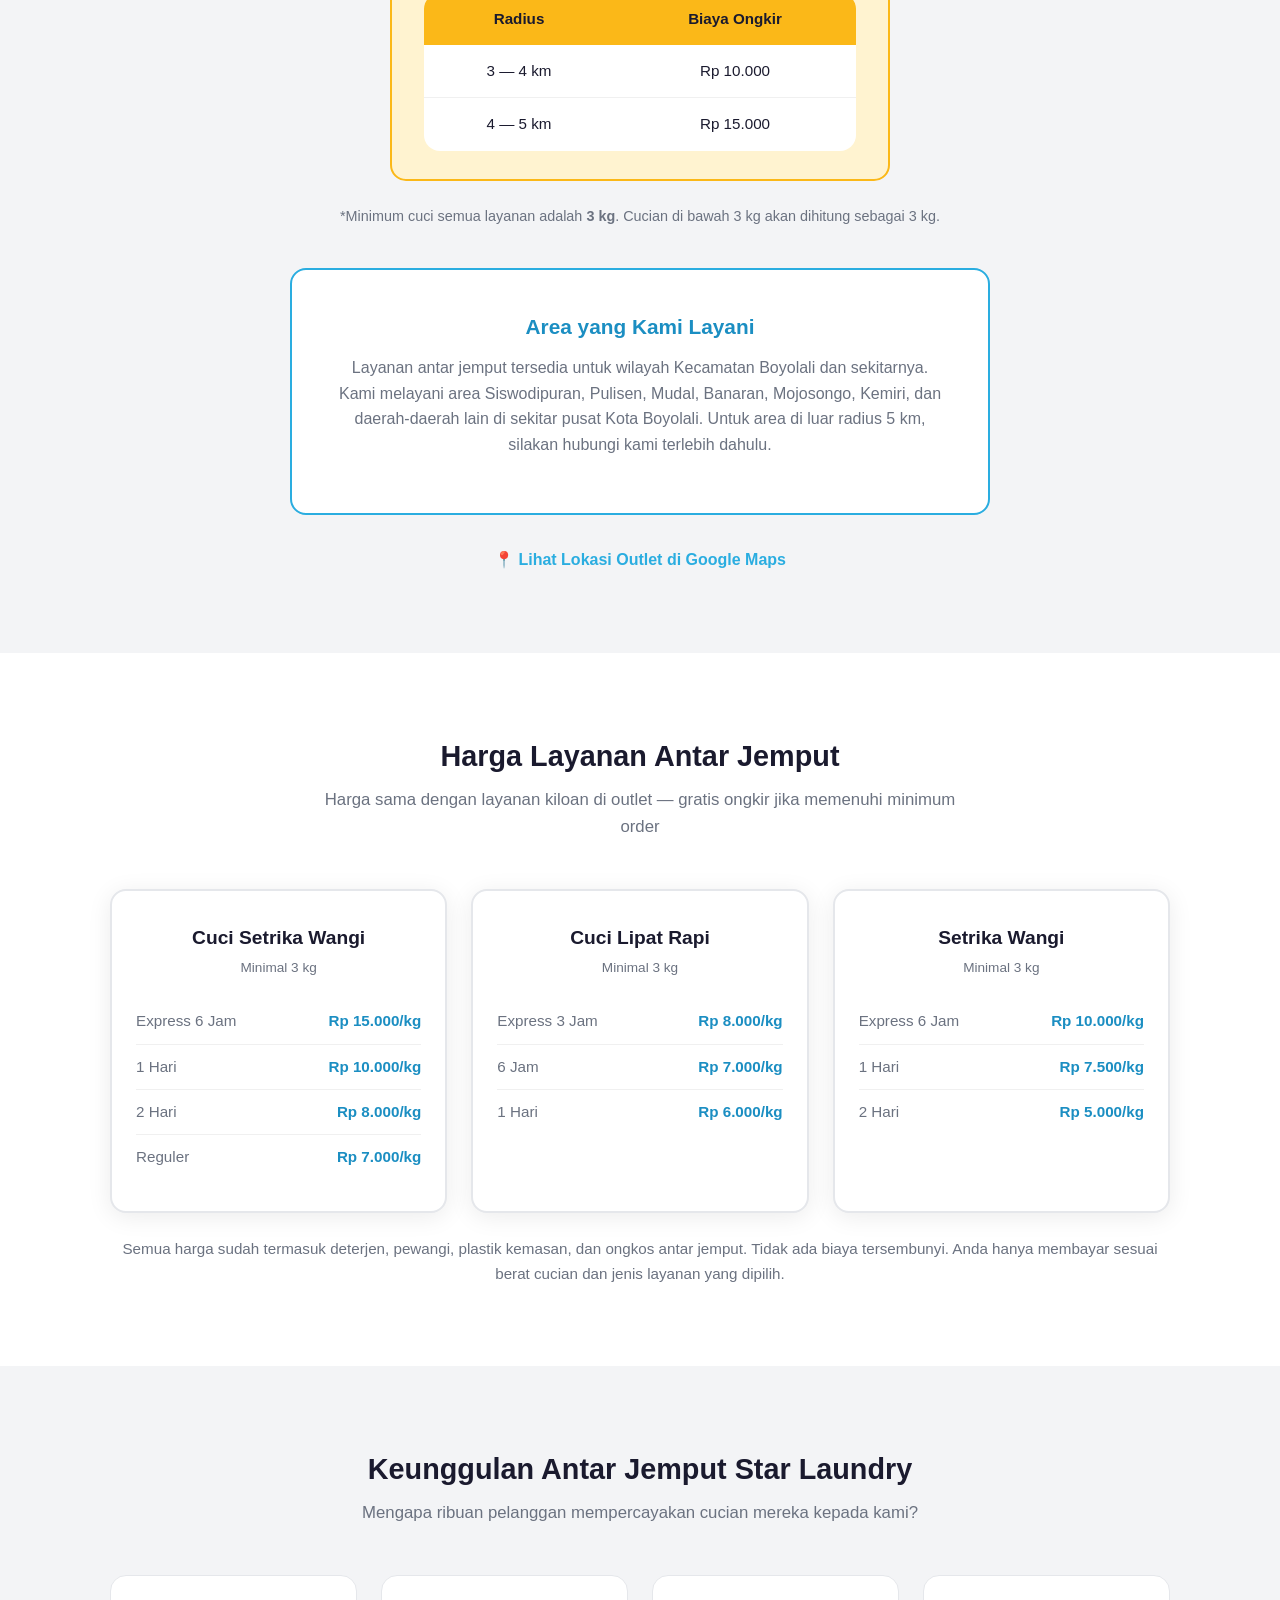
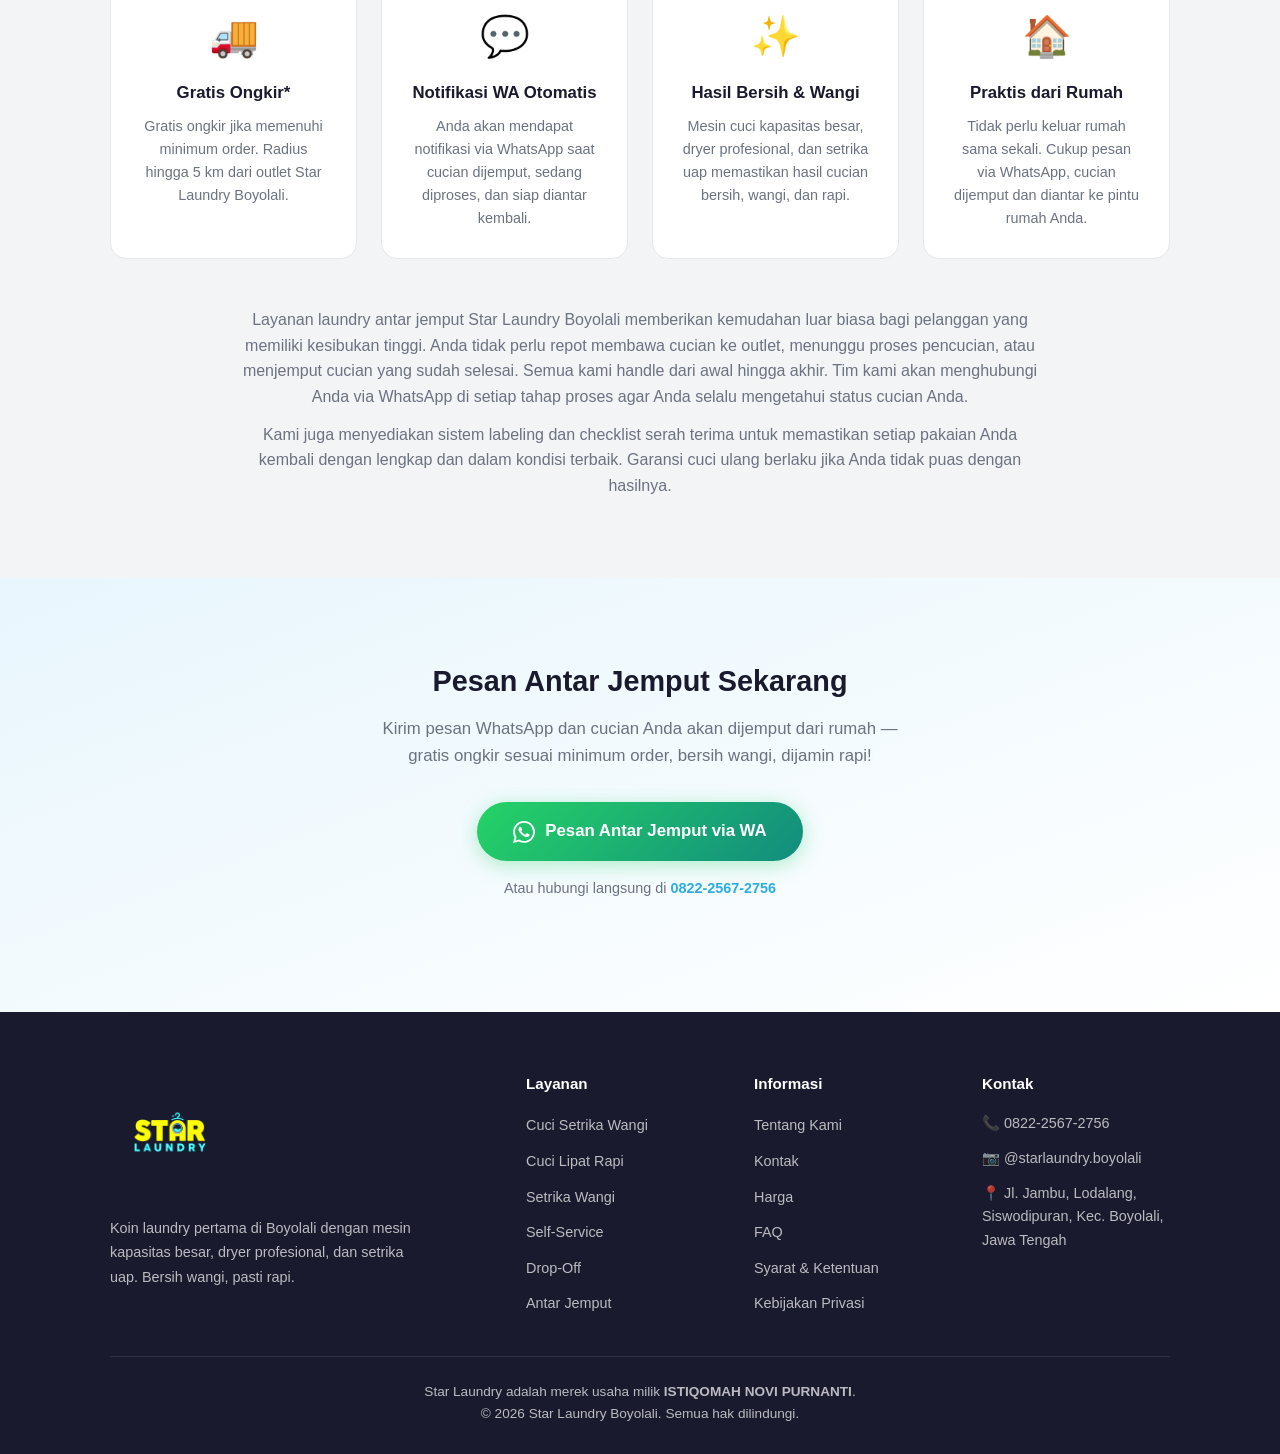
<file: antar-jemput.html>
<!DOCTYPE html>
<html lang="id">
<head>
    <!-- Google Analytics -->
    <script async src="https://www.googletagmanager.com/gtag/js?id=G-BZHKHWPQQ2"></script>
    <script>
      window.dataLayer = window.dataLayer || [];
      function gtag(){dataLayer.push(arguments);}
      gtag('js', new Date());
      gtag('config', 'G-BZHKHWPQQ2');
    </script>
    <meta charset="UTF-8">
    <meta name="viewport" content="width=device-width, initial-scale=1.0">
    <meta name="facebook-domain-verification" content="5jkkccxlnduociiaewu7rvxol54zql" />
    <title>Laundry Antar Jemput GRATIS Boyolali — Star Laundry</title>
    <meta name="description" content="Layanan laundry antar jemput GRATIS di Boyolali. Pesan via WhatsApp, cucian dijemput dan diantar kembali ke rumah. Bersih, wangi, rapi!">
    <meta name="keywords" content="laundry antar jemput Boyolali, laundry pickup delivery Boyolali, laundry panggilan Boyolali">
    <link rel="icon" type="image/png" href="static/images/logo.png">
    <link rel="stylesheet" href="static/css/styles.css">
    <link rel="canonical" href="https://starlaundry-byl.com/antar-jemput.html">
    <meta property="og:title" content="Laundry Antar Jemput GRATIS Boyolali — Star Laundry">
    <meta property="og:description" content="Layanan laundry antar jemput GRATIS di Boyolali. Pesan via WhatsApp, cucian dijemput dan diantar kembali ke rumah. Bersih, wangi, rapi!">
    <meta property="og:image" content="https://starlaundry-byl.com/logo.png">
    <meta property="og:url" content="https://starlaundry-byl.com/antar-jemput.html">
    <meta property="og:type" content="website">
    <meta property="og:locale" content="id_ID">
    <meta name="twitter:card" content="summary_large_image">
    <meta name="twitter:title" content="Laundry Antar Jemput GRATIS Boyolali — Star Laundry">
    <meta name="twitter:description" content="Layanan laundry antar jemput GRATIS di Boyolali. Pesan via WhatsApp, cucian dijemput dan diantar kembali ke rumah. Bersih, wangi, rapi!">
    <meta name="twitter:image" content="https://starlaundry-byl.com/logo.png">
    <script type="application/ld+json">
    {
      "@context": "https://schema.org",
      "@type": "Laundromat",
      "name": "Star Laundry Boyolali — Antar Jemput",
      "description": "Layanan laundry antar jemput GRATIS di Boyolali. Pesan via WhatsApp, cucian dijemput dan diantar kembali ke rumah.",
      "url": "https://starlaundry-byl.com/antar-jemput.html",
      "telephone": "+6282225672756",
      "image": "https://starlaundry-byl.com/logo.png",
      "priceRange": "Rp 5.000 - Rp 15.000/kg",
      "address": {
        "@type": "PostalAddress",
        "streetAddress": "Jl. Jambu, Lodalang, Siswodipuran",
        "addressLocality": "Boyolali",
        "addressRegion": "Jawa Tengah",
        "postalCode": "57311",
        "addressCountry": "ID"
      },
      "geo": {
        "@type": "GeoCoordinates",
        "latitude": -7.5404953,
        "longitude": 110.6051776
      },
      "areaServed": {
        "@type": "City",
        "name": "Boyolali"
      },
      "sameAs": ["https://instagram.com/starlaundry.boyolali"]
    }
    </script>
    <script type="application/ld+json">
    {
      "@context": "https://schema.org",
      "@type": "BreadcrumbList",
      "itemListElement": [
        {"@type": "ListItem", "position": 1, "name": "Beranda", "item": "https://starlaundry-byl.com/"},
        {"@type": "ListItem", "position": 2, "name": "Antar Jemput", "item": "https://starlaundry-byl.com/antar-jemput.html"}
      ]
    }
    </script>
    <style>
        *, *::before, *::after { box-sizing: border-box; margin: 0; padding: 0; }
        :root {
            --yellow: #FBB818; --yellow-light: #FFF3D0;
            --blue: #2AADE0; --blue-dark: #1B8EC2; --blue-light: #E8F6FD;
            --dark: #1a1a2e; --gray: #6b7280; --gray-light: #f3f4f6; --white: #ffffff;
            --radius: 16px; --shadow: 0 4px 24px rgba(0,0,0,0.08); --shadow-lg: 0 8px 40px rgba(0,0,0,0.12);
        }
        html { scroll-behavior: smooth; }
        body { font-family: -apple-system, BlinkMacSystemFont, 'Segoe UI', Roboto, 'Helvetica Neue', Arial, sans-serif; color: var(--dark); line-height: 1.6; background: var(--white); }
        img { max-width: 100%; height: auto; }
        a { text-decoration: none; color: inherit; }
        .container { max-width: 1100px; margin: 0 auto; padding: 0 20px; }

        /* Nav */
        nav { position: fixed; top: 0; left: 0; right: 0; z-index: 1000; background: rgba(255,255,255,0.95); backdrop-filter: blur(12px); border-bottom: 1px solid rgba(0,0,0,0.06); }
        .nav-inner { display: flex; align-items: center; justify-content: space-between; height: 96px; }
        .nav-logo { height: 80px; }
        .nav-links { display: flex; gap: 32px; list-style: none; align-items: center; }
        .nav-links a { font-weight: 600; font-size: 0.95rem; color: var(--dark); transition: color 0.2s; }
        .nav-links a:hover { color: var(--blue); }
        .nav-cta { background: linear-gradient(135deg, #25D366, #128C7E); color: var(--white) !important; padding: 10px 24px; border-radius: 50px; font-weight: 700; font-size: 0.9rem; }
        .hamburger { display: none; background: none; border: none; cursor: pointer; padding: 8px; }
        .hamburger span { display: block; width: 24px; height: 2.5px; background: var(--dark); margin: 5px 0; border-radius: 2px; }

        /* Hero Banner */
        .page-hero { padding: 160px 0 80px; background: linear-gradient(160deg, var(--blue-light) 0%, var(--white) 100%); text-align: center; }
        .page-hero h1 { font-size: 2.8rem; font-weight: 900; margin-bottom: 16px; }
        .page-hero h1 span { color: var(--blue); }
        .page-hero p { color: var(--gray); font-size: 1.15rem; max-width: 600px; margin: 0 auto; }

        /* Content Sections */
        .content-section { padding: 80px 0; }
        .content-section.alt { background: var(--gray-light); }
        .section-title { text-align: center; font-size: 1.8rem; font-weight: 800; margin-bottom: 8px; }
        .section-subtitle { text-align: center; color: var(--gray); font-size: 1.05rem; margin-bottom: 48px; max-width: 650px; margin-left: auto; margin-right: auto; }

        /* Intro */
        .intro-text { max-width: 800px; margin: 0 auto 40px; }
        .intro-text p { color: var(--gray); font-size: 1rem; margin-bottom: 12px; text-align: center; }

        /* Steps */
        .steps-grid { display: grid; grid-template-columns: repeat(4, 1fr); gap: 24px; position: relative; }
        .step { text-align: center; position: relative; }
        .step-num { width: 56px; height: 56px; background: var(--blue); color: var(--white); border-radius: 50%; display: flex; align-items: center; justify-content: center; font-size: 1.3rem; font-weight: 800; margin: 0 auto 16px; }
        .step h3 { font-size: 1rem; font-weight: 700; margin-bottom: 6px; }
        .step p { font-size: 0.88rem; color: var(--gray); }
        .step-arrow { position: absolute; top: 28px; right: -20px; font-size: 1.2rem; color: var(--blue); font-weight: 700; }

        /* Area Layanan */
        .area-box { background: var(--white); border: 2px solid var(--blue); border-radius: var(--radius); padding: 40px; text-align: center; max-width: 700px; margin: 0 auto; }
        .area-box h3 { font-size: 1.3rem; font-weight: 800; margin-bottom: 12px; color: var(--blue-dark); }
        .area-box p { color: var(--gray); font-size: 1rem; margin-bottom: 16px; }
        .area-box .area-note { font-size: 0.85rem; font-style: italic; color: var(--gray); }

        /* Pricing */
        .pricing-grid { display: grid; grid-template-columns: repeat(3, 1fr); gap: 24px; }
        .price-card { background: var(--white); border: 2px solid #e5e7eb; border-radius: var(--radius); padding: 32px 24px; text-align: center; transition: transform 0.2s, box-shadow 0.2s; }
        .price-card:hover { transform: translateY(-4px); box-shadow: var(--shadow-lg); }
        .price-card h3 { font-size: 1.2rem; font-weight: 700; margin-bottom: 4px; }
        .price-card .min-weight { font-size: 0.85rem; color: var(--gray); margin-bottom: 20px; }
        .price-row { display: flex; justify-content: space-between; align-items: center; padding: 10px 0; border-bottom: 1px solid #f0f0f0; font-size: 0.95rem; }
        .price-row:last-child { border-bottom: none; }
        .price-row .durasi { color: var(--gray); }
        .price-row .harga { font-weight: 700; color: var(--blue-dark); }

        /* Benefits Grid */
        .benefits-grid { display: grid; grid-template-columns: repeat(4, 1fr); gap: 24px; }
        .benefit-card { background: var(--white); border: 1px solid #e5e7eb; border-radius: var(--radius); padding: 28px; text-align: center; }
        .benefit-icon { font-size: 2.5rem; margin-bottom: 12px; }
        .benefit-card h3 { font-size: 1.05rem; font-weight: 700; margin-bottom: 8px; }
        .benefit-card p { font-size: 0.9rem; color: var(--gray); }

        /* Ongkir Table */
        .ongkir-table-wrap { max-width: 700px; margin: 0 auto 32px; }
        .ongkir-table { width: 100%; border-collapse: collapse; background: var(--white); border-radius: var(--radius); overflow: hidden; box-shadow: var(--shadow); }
        .ongkir-table th { background: var(--blue); color: var(--white); padding: 14px 20px; font-size: 0.95rem; font-weight: 700; text-align: center; }
        .ongkir-table td { padding: 14px 20px; text-align: center; font-size: 0.95rem; border-bottom: 1px solid #f0f0f0; }
        .ongkir-table tbody tr:last-child td { border-bottom: none; }
        .ongkir-table tbody tr:hover { background: var(--blue-light); }
        .badge-free { background: #25D366; color: var(--white); padding: 4px 16px; border-radius: 50px; font-weight: 700; font-size: 0.85rem; display: inline-block; }
        .ongkir-note-box { max-width: 500px; margin: 0 auto; background: var(--yellow-light); border: 2px solid var(--yellow); border-radius: var(--radius); padding: 28px 32px; text-align: center; }
        .ongkir-note-box h3 { font-size: 1.1rem; font-weight: 800; margin-bottom: 8px; color: var(--dark); }
        .ongkir-note-box p { font-size: 0.9rem; color: var(--gray); margin-bottom: 16px; }
        .ongkir-table-small { box-shadow: none; }
        .ongkir-table-small th { background: var(--yellow); color: var(--dark); }

        /* CTA Section */
        .cta-section { padding: 80px 0; text-align: center; background: linear-gradient(160deg, var(--blue-light) 0%, var(--white) 100%); }
        .cta-section h2 { font-size: 1.8rem; font-weight: 800; margin-bottom: 12px; }
        .cta-section p { color: var(--gray); font-size: 1.05rem; max-width: 550px; margin: 0 auto 32px; }
        .btn-wa { display: inline-flex; align-items: center; gap: 10px; background: linear-gradient(135deg, #25D366, #128C7E); color: var(--white); padding: 16px 36px; border-radius: 50px; font-weight: 700; font-size: 1.05rem; transition: transform 0.2s, box-shadow 0.2s; }
        .btn-wa:hover { transform: translateY(-2px); box-shadow: 0 8px 24px rgba(37,211,102,0.4); }
        .btn-wa svg { width: 22px; height: 22px; fill: white; }

        /* Footer */
        footer { background: var(--dark); color: rgba(255,255,255,0.7); padding: 60px 0 30px; }
        .footer-grid { display: grid; grid-template-columns: 2fr 1fr 1fr 1fr; gap: 40px; margin-bottom: 40px; }
        .footer-brand img { height: 120px; margin-bottom: 16px; filter: brightness(10); }
        .footer-brand p { font-size: 0.9rem; line-height: 1.7; }
        footer h4 { color: var(--white); font-size: 0.95rem; font-weight: 700; margin-bottom: 16px; }
        .footer-links { list-style: none; display: flex; flex-direction: column; gap: 10px; }
        .footer-links a { font-size: 0.9rem; transition: color 0.2s; }
        .footer-links a:hover { color: var(--yellow); }
        .footer-contact li { display: flex; gap: 10px; margin-bottom: 12px; font-size: 0.9rem; list-style: none; }
        .footer-bottom { border-top: 1px solid rgba(255,255,255,0.1); padding-top: 24px; text-align: center; font-size: 0.85rem; }

        /* WA Float */
        .wa-float { position: fixed; bottom: 24px; right: 24px; z-index: 999; width: 60px; height: 60px; background: #25D366; border-radius: 50%; display: flex; align-items: center; justify-content: center; box-shadow: 0 4px 20px rgba(37,211,102,0.5); animation: pulse 2s infinite; }
        .wa-float:hover { transform: scale(1.1); }
        .wa-float svg { width: 32px; height: 32px; fill: white; }
        @keyframes pulse { 0%,100%{box-shadow:0 4px 20px rgba(37,211,102,0.5)} 50%{box-shadow:0 4px 30px rgba(37,211,102,0.8)} }

        @media (max-width: 900px) {
            .nav-links { display: none; }
            .hamburger { display: block; }
            nav .nav-links.open { display: flex; flex-direction: column; position: absolute; top: 96px; left: 0; right: 0; background: var(--white); padding: 20px; box-shadow: var(--shadow); gap: 16px; align-items: center; }
            .steps-grid { grid-template-columns: 1fr 1fr; gap: 24px; }
            .step-arrow { display: none; }
            .pricing-grid { grid-template-columns: 1fr; }
            .benefits-grid { grid-template-columns: 1fr 1fr; }
            .page-hero h1 { font-size: 2rem; }
            .footer-grid { grid-template-columns: 1fr; text-align: center; }
        }
        @media (max-width: 500px) {
            .steps-grid { grid-template-columns: 1fr; }
            .benefits-grid { grid-template-columns: 1fr; }
        }
    </style>
    <link rel="alternate" hreflang="id" href="https://starlaundry-byl.com/antar-jemput.html">
    <link rel="preload" as="image" href="static/images/logo.png">
</head>
<body>

<nav>
    <div class="container nav-inner">
        <a href="index.html"><img src="static/images/logo.png" alt="Star Laundry" class="nav-logo"></a>
        <ul class="nav-links" id="navLinks">
            <li><a href="index.html">Beranda</a></li>
            <li><a href="harga.html">Harga</a></li>
            <li><a href="faq.html">FAQ</a></li>
            <li><a href="tentang-kami.html">Tentang Kami</a></li>
            <li><a href="kontak.html">Kontak</a></li>
            <li><a href="https://wa.me/6282225672756?text=Halo%20Star%20Laundry%2C%20saya%20mau%20order" class="nav-cta">WhatsApp Kami</a></li>
        </ul>
        <button class="hamburger" onclick="document.getElementById('navLinks').classList.toggle('open')" aria-label="Menu">
            <span></span><span></span><span></span>
        </button>
    </div>
</nav>

<section class="page-hero">
    <div class="container">
        <h1>Laundry <span>Antar Jemput</span></h1>
        <p>Gratis ongkir jika memenuhi minimum order — cucian dijemput dari rumah dan diantar kembali setelah selesai</p>
    </div>
</section>

<!-- Intro -->
<section class="content-section">
    <div class="container">
        <div class="intro-text">
            <p>Tidak sempat pergi ke outlet laundry? Tenang, Star Laundry menyediakan layanan <strong>laundry antar jemput di Boyolali</strong> dengan ongkir GRATIS jika memenuhi minimum order! Anda cukup menghubungi kami via WhatsApp, dan tim kami akan menjemput cucian kotor langsung dari rumah Anda. Setelah selesai dicuci, disetrika, dan dilipat rapi, cucian bersih akan diantar kembali ke alamat Anda.</p>
            <p>Layanan <strong>laundry panggilan Boyolali</strong> ini sangat cocok untuk Anda yang sibuk bekerja, ibu rumah tangga dengan anak kecil, atau siapa saja yang ingin praktis tanpa keluar rumah. Cukup pesan via WhatsApp, kami yang jemput dan antar!</p>
        </div>

        <h2 class="section-title">Cara Pesan Antar Jemput</h2>
        <p class="section-subtitle">Pesan layanan <strong>laundry pickup delivery Boyolali</strong> dalam 4 langkah mudah</p>

        <div class="steps-grid">
            <div class="step">
                <div class="step-num">1</div>
                <h3>Order via WhatsApp</h3>
                <p>Hubungi kami di 0822-2567-2756 dan beritahu alamat serta waktu penjemputan yang diinginkan</p>
                <span class="step-arrow">&#10140;</span>
            </div>
            <div class="step">
                <div class="step-num">2</div>
                <h3>Cucian Dijemput</h3>
                <p>Tim kami datang ke rumah Anda untuk menjemput cucian kotor sesuai jadwal yang disepakati</p>
                <span class="step-arrow">&#10140;</span>
            </div>
            <div class="step">
                <div class="step-num">3</div>
                <h3>Dicuci Profesional</h3>
                <p>Pakaian Anda dicuci, dikeringkan, dan disetrika menggunakan peralatan profesional kami</p>
                <span class="step-arrow">&#10140;</span>
            </div>
            <div class="step">
                <div class="step-num">4</div>
                <h3>Diantar Kembali</h3>
                <p>Cucian bersih, wangi, dan rapi diantar langsung ke rumah Anda. Anda mendapat notifikasi WA!</p>
            </div>
        </div>
    </div>
</section>

<!-- Area Layanan & Tarif Ongkir -->
<section class="content-section alt">
    <div class="container">
        <h2 class="section-title">Area Layanan & Tarif Antar Jemput</h2>
        <p class="section-subtitle">Gratis ongkir jika memenuhi minimum order — hemat dan praktis!</p>

        <div class="ongkir-table-wrap">
            <table class="ongkir-table">
                <thead>
                    <tr>
                        <th>Radius dari Outlet</th>
                        <th>Ongkir</th>
                    </tr>
                </thead>
                <tbody>
                    <tr>
                        <td>0 — 3 km</td>
                        <td><span class="badge-free">GRATIS</span></td>
                    </tr>
                    <tr>
                        <td>3 — 5 km</td>
                        <td><span class="badge-free">GRATIS</span> jika minimal 5 kg</td>
                    </tr>
                </tbody>
            </table>
        </div>

        <div class="ongkir-note-box">
            <h3>Di Bawah 5 kg untuk Radius 3 — 5 km?</h3>
            <p>Tetap bisa pakai antar jemput dengan biaya ongkir berikut:</p>
            <table class="ongkir-table ongkir-table-small">
                <thead>
                    <tr>
                        <th>Radius</th>
                        <th>Biaya Ongkir</th>
                    </tr>
                </thead>
                <tbody>
                    <tr><td>3 — 4 km</td><td>Rp 10.000</td></tr>
                    <tr><td>4 — 5 km</td><td>Rp 15.000</td></tr>
                </tbody>
            </table>
        </div>

        <p style="text-align:center; margin-top:24px; color:var(--gray); font-size:0.9rem;">*Minimum cuci semua layanan adalah <strong>3 kg</strong>. Cucian di bawah 3 kg akan dihitung sebagai 3 kg.</p>

        <div class="area-box" style="margin-top:40px;">
            <h3>Area yang Kami Layani</h3>
            <p>Layanan antar jemput tersedia untuk wilayah Kecamatan Boyolali dan sekitarnya. Kami melayani area Siswodipuran, Pulisen, Mudal, Banaran, Mojosongo, Kemiri, dan daerah-daerah lain di sekitar pusat Kota Boyolali. Untuk area di luar radius 5 km, silakan hubungi kami terlebih dahulu.</p>
        </div>

        <div style="text-align:center; margin-top:32px;">
            <a href="https://maps.app.goo.gl/DT1r8SS3QcZHC6qx8" target="_blank" rel="noopener" style="color:var(--blue); font-weight:700; font-size:1rem;">&#128205; Lihat Lokasi Outlet di Google Maps</a>
        </div>
    </div>
</section>

<!-- Harga Antar Jemput -->
<section class="content-section">
    <div class="container">
        <h2 class="section-title">Harga Layanan Antar Jemput</h2>
        <p class="section-subtitle">Harga sama dengan layanan kiloan di outlet — gratis ongkir jika memenuhi minimum order</p>

        <div class="pricing-grid">
            <div class="price-card">
                <h3>Cuci Setrika Wangi</h3>
                <p class="min-weight">Minimal 3 kg</p>
                <div class="price-row">
                    <span class="durasi">Express 6 Jam</span>
                    <span class="harga">Rp 15.000/kg</span>
                </div>
                <div class="price-row">
                    <span class="durasi">1 Hari</span>
                    <span class="harga">Rp 10.000/kg</span>
                </div>
                <div class="price-row">
                    <span class="durasi">2 Hari</span>
                    <span class="harga">Rp 8.000/kg</span>
                </div>
                <div class="price-row">
                    <span class="durasi">Reguler</span>
                    <span class="harga">Rp 7.000/kg</span>
                </div>
            </div>
            <div class="price-card">
                <h3>Cuci Lipat Rapi</h3>
                <p class="min-weight">Minimal 3 kg</p>
                <div class="price-row">
                    <span class="durasi">Express 3 Jam</span>
                    <span class="harga">Rp 8.000/kg</span>
                </div>
                <div class="price-row">
                    <span class="durasi">6 Jam</span>
                    <span class="harga">Rp 7.000/kg</span>
                </div>
                <div class="price-row">
                    <span class="durasi">1 Hari</span>
                    <span class="harga">Rp 6.000/kg</span>
                </div>
            </div>
            <div class="price-card">
                <h3>Setrika Wangi</h3>
                <p class="min-weight">Minimal 3 kg</p>
                <div class="price-row">
                    <span class="durasi">Express 6 Jam</span>
                    <span class="harga">Rp 10.000/kg</span>
                </div>
                <div class="price-row">
                    <span class="durasi">1 Hari</span>
                    <span class="harga">Rp 7.500/kg</span>
                </div>
                <div class="price-row">
                    <span class="durasi">2 Hari</span>
                    <span class="harga">Rp 5.000/kg</span>
                </div>
            </div>
        </div>

        <p style="text-align:center; margin-top:24px; color:var(--gray); font-size:0.95rem;">Semua harga sudah termasuk deterjen, pewangi, plastik kemasan, dan ongkos antar jemput. Tidak ada biaya tersembunyi. Anda hanya membayar sesuai berat cucian dan jenis layanan yang dipilih.</p>
    </div>
</section>

<!-- Keunggulan -->
<section class="content-section alt">
    <div class="container">
        <h2 class="section-title">Keunggulan Antar Jemput Star Laundry</h2>
        <p class="section-subtitle">Mengapa ribuan pelanggan mempercayakan cucian mereka kepada kami?</p>

        <div class="benefits-grid">
            <div class="benefit-card">
                <div class="benefit-icon">&#128666;</div>
                <h3>Gratis Ongkir*</h3>
                <p>Gratis ongkir jika memenuhi minimum order. Radius hingga 5 km dari outlet Star Laundry Boyolali.</p>
            </div>
            <div class="benefit-card">
                <div class="benefit-icon">&#128172;</div>
                <h3>Notifikasi WA Otomatis</h3>
                <p>Anda akan mendapat notifikasi via WhatsApp saat cucian dijemput, sedang diproses, dan siap diantar kembali.</p>
            </div>
            <div class="benefit-card">
                <div class="benefit-icon">&#10024;</div>
                <h3>Hasil Bersih & Wangi</h3>
                <p>Mesin cuci kapasitas besar, dryer profesional, dan setrika uap memastikan hasil cucian bersih, wangi, dan rapi.</p>
            </div>
            <div class="benefit-card">
                <div class="benefit-icon">&#127968;</div>
                <h3>Praktis dari Rumah</h3>
                <p>Tidak perlu keluar rumah sama sekali. Cukup pesan via WhatsApp, cucian dijemput dan diantar ke pintu rumah Anda.</p>
            </div>
        </div>

        <div style="max-width:800px; margin:48px auto 0; text-align:center;">
            <p style="color:var(--gray); font-size:1rem;">Layanan laundry antar jemput Star Laundry Boyolali memberikan kemudahan luar biasa bagi pelanggan yang memiliki kesibukan tinggi. Anda tidak perlu repot membawa cucian ke outlet, menunggu proses pencucian, atau menjemput cucian yang sudah selesai. Semua kami handle dari awal hingga akhir. Tim kami akan menghubungi Anda via WhatsApp di setiap tahap proses agar Anda selalu mengetahui status cucian Anda.</p>
            <p style="color:var(--gray); font-size:1rem; margin-top:12px;">Kami juga menyediakan sistem labeling dan checklist serah terima untuk memastikan setiap pakaian Anda kembali dengan lengkap dan dalam kondisi terbaik. Garansi cuci ulang berlaku jika Anda tidak puas dengan hasilnya.</p>
        </div>
    </div>
</section>

<!-- CTA -->
<section class="cta-section">
    <div class="container">
        <h2>Pesan Antar Jemput Sekarang</h2>
        <p>Kirim pesan WhatsApp dan cucian Anda akan dijemput dari rumah — gratis ongkir sesuai minimum order, bersih wangi, dijamin rapi!</p>
        <a href="https://wa.me/6282225672756?text=Halo%20Star%20Laundry%2C%20saya%20mau%20order%20laundry%20antar%20jemput.%20Alamat%20saya%3A%20" class="btn-wa">
            <svg viewBox="0 0 24 24"><path d="M17.472 14.382c-.297-.149-1.758-.867-2.03-.967-.273-.099-.471-.148-.67.15-.197.297-.767.966-.94 1.164-.173.199-.347.223-.644.075-.297-.15-1.255-.463-2.39-1.475-.883-.788-1.48-1.761-1.653-2.059-.173-.297-.018-.458.13-.606.134-.133.298-.347.446-.52.149-.174.198-.298.298-.497.099-.198.05-.371-.025-.52-.075-.149-.669-1.612-.916-2.207-.242-.579-.487-.5-.669-.51-.173-.008-.371-.01-.57-.01-.198 0-.52.074-.792.372-.272.297-1.04 1.016-1.04 2.479 0 1.462 1.065 2.875 1.213 3.074.149.198 2.096 3.2 5.077 4.487.709.306 1.262.489 1.694.625.712.227 1.36.195 1.871.118.571-.085 1.758-.719 2.006-1.413.248-.694.248-1.289.173-1.413-.074-.124-.272-.198-.57-.347m-5.421 7.403h-.004a9.87 9.87 0 01-5.031-1.378l-.361-.214-3.741.982.998-3.648-.235-.374a9.86 9.86 0 01-1.51-5.26c.001-5.45 4.436-9.884 9.888-9.884 2.64 0 5.122 1.03 6.988 2.898a9.825 9.825 0 012.893 6.994c-.003 5.45-4.437 9.884-9.885 9.884m8.413-18.297A11.815 11.815 0 0012.05 0C5.495 0 .16 5.335.157 11.892c0 2.096.547 4.142 1.588 5.945L.057 24l6.305-1.654a11.882 11.882 0 005.683 1.448h.005c6.554 0 11.89-5.335 11.893-11.893a11.821 11.821 0 00-3.48-8.413z"/></svg>
            Pesan Antar Jemput via WA
        </a>
        <p style="margin-top:16px; font-size:0.9rem; color:var(--gray);">Atau hubungi langsung di <a href="tel:+6282225672756" style="color:var(--blue); font-weight:600;">0822-2567-2756</a></p>
    </div>
</section>

<footer>
    <div class="container">
        <div class="footer-grid">
            <div class="footer-brand">
                <img src="static/images/logo.png" alt="Star Laundry">
                <p>Koin laundry pertama di Boyolali dengan mesin kapasitas besar, dryer profesional, dan setrika uap. Bersih wangi, pasti rapi.</p>
            </div>
            <div>
                <h4>Layanan</h4>
                <ul class="footer-links">
                    <li><a href="harga.html">Cuci Setrika Wangi</a></li>
                    <li><a href="harga.html">Cuci Lipat Rapi</a></li>
                    <li><a href="harga.html">Setrika Wangi</a></li>
                    <li><a href="self-service.html">Self-Service</a></li>
                    <li><a href="harga.html">Drop-Off</a></li>
                    <li><a href="antar-jemput.html">Antar Jemput</a></li>
                </ul>
            </div>
            <div>
                <h4>Informasi</h4>
                <ul class="footer-links">
                    <li><a href="tentang-kami.html">Tentang Kami</a></li>
                    <li><a href="kontak.html">Kontak</a></li>
                    <li><a href="harga.html">Harga</a></li>
                    <li><a href="faq.html">FAQ</a></li>
                    <li><a href="syarat-ketentuan.html">Syarat & Ketentuan</a></li>
                    <li><a href="kebijakan-privasi.html">Kebijakan Privasi</a></li>
                </ul>
            </div>
            <div>
                <h4>Kontak</h4>
                <ul class="footer-contact">
                    <li>&#128222; 0822-2567-2756</li>
                    <li>&#128247; @starlaundry.boyolali</li>
                    <li>&#128205; Jl. Jambu, Lodalang, Siswodipuran, Kec. Boyolali, Jawa Tengah</li>
                </ul>
            </div>
        </div>
        <div class="footer-bottom">
            Star Laundry adalah merek usaha milik <strong>ISTIQOMAH NOVI PURNANTI</strong>.<br>
            &copy; 2026 Star Laundry Boyolali. Semua hak dilindungi.
        </div>
    </div>
</footer>

<a href="https://wa.me/6282225672756?text=Halo%20Star%20Laundry%2C%20saya%20mau%20order%20antar%20jemput" class="wa-float" aria-label="Chat WhatsApp">
    <svg viewBox="0 0 24 24"><path d="M17.472 14.382c-.297-.149-1.758-.867-2.03-.967-.273-.099-.471-.148-.67.15-.197.297-.767.966-.94 1.164-.173.199-.347.223-.644.075-.297-.15-1.255-.463-2.39-1.475-.883-.788-1.48-1.761-1.653-2.059-.173-.297-.018-.458.13-.606.134-.133.298-.347.446-.52.149-.174.198-.298.298-.497.099-.198.05-.371-.025-.52-.075-.149-.669-1.612-.916-2.207-.242-.579-.487-.5-.669-.51-.173-.008-.371-.01-.57-.01-.198 0-.52.074-.792.372-.272.297-1.04 1.016-1.04 2.479 0 1.462 1.065 2.875 1.213 3.074.149.198 2.096 3.2 5.077 4.487.709.306 1.262.489 1.694.625.712.227 1.36.195 1.871.118.571-.085 1.758-.719 2.006-1.413.248-.694.248-1.289.173-1.413-.074-.124-.272-.198-.57-.347m-5.421 7.403h-.004a9.87 9.87 0 01-5.031-1.378l-.361-.214-3.741.982.998-3.648-.235-.374a9.86 9.86 0 01-1.51-5.26c.001-5.45 4.436-9.884 9.888-9.884 2.64 0 5.122 1.03 6.988 2.898a9.825 9.825 0 012.893 6.994c-.003 5.45-4.437 9.884-9.885 9.884m8.413-18.297A11.815 11.815 0 0012.05 0C5.495 0 .16 5.335.157 11.892c0 2.096.547 4.142 1.588 5.945L.057 24l6.305-1.654a11.882 11.882 0 005.683 1.448h.005c6.554 0 11.89-5.335 11.893-11.893a11.821 11.821 0 00-3.48-8.413z"/></svg>
</a>

<script src="static/js/main.js"></script>
</body>
</html>
</file>
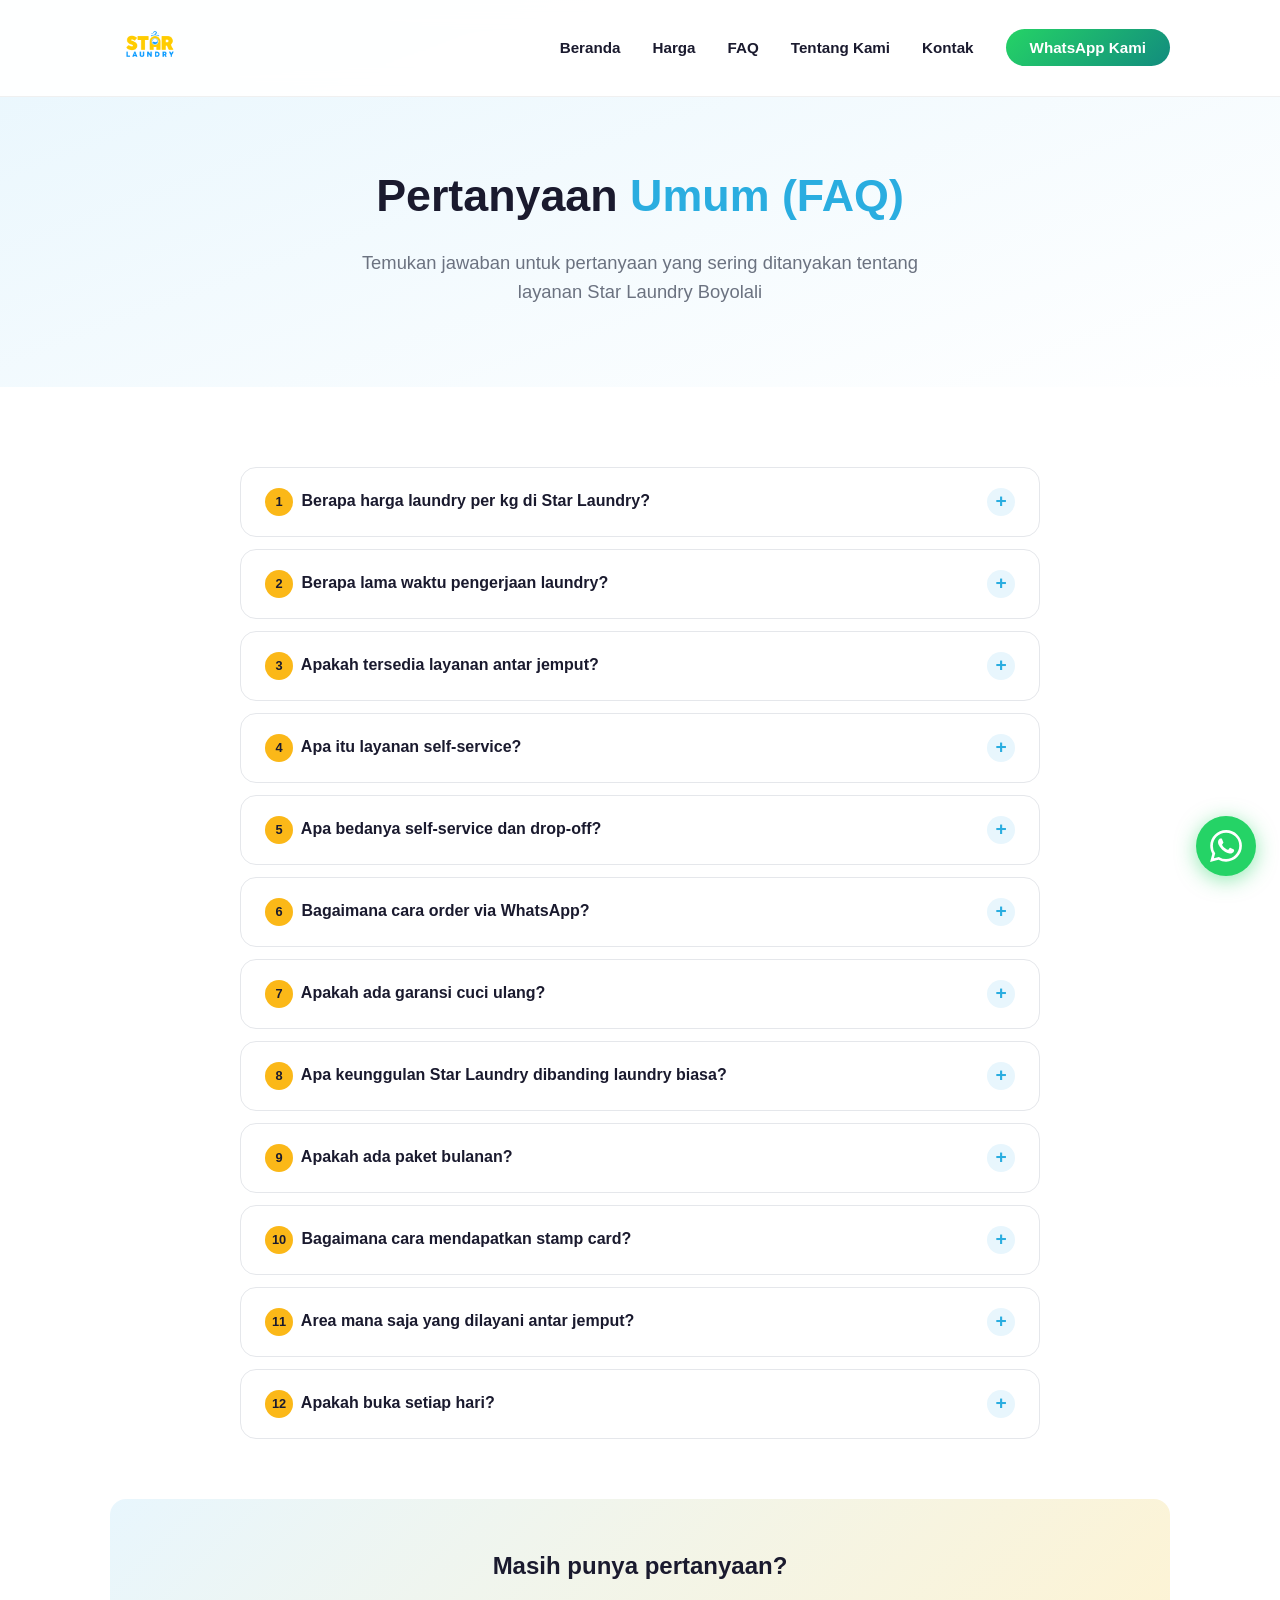
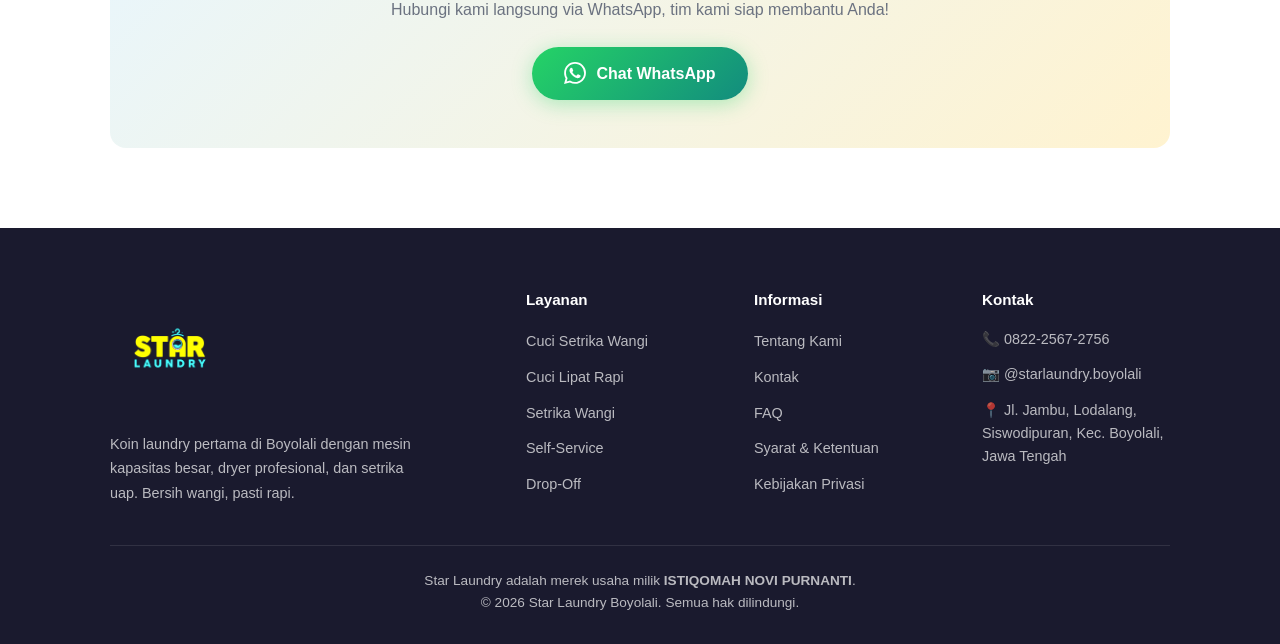
<file: faq.html>
<!DOCTYPE html>
<html lang="id">
<head>
    <!-- Google Analytics -->
    <script async src="https://www.googletagmanager.com/gtag/js?id=G-BZHKHWPQQ2"></script>
    <script>
      window.dataLayer = window.dataLayer || [];
      function gtag(){dataLayer.push(arguments);}
      gtag('js', new Date());
      gtag('config', 'G-BZHKHWPQQ2');
    </script>
    <meta charset="UTF-8">
    <meta name="viewport" content="width=device-width, initial-scale=1.0">
    <meta name="facebook-domain-verification" content="5jkkccxlnduociiaewu7rvxol54zql" />
    <title>FAQ Laundry Boyolali — Star Laundry | Harga, Layanan & Antar Jemput</title>
    <meta name="description" content="Pertanyaan umum tentang Star Laundry Boyolali: harga laundry kiloan mulai Rp 5.000/kg, waktu express 3 jam, antar jemput gratis, self-service Rp 10.000/30 menit, dan garansi cuci ulang.">
    <link rel="icon" type="image/png" href="static/images/logo.png">
    <link rel="canonical" href="https://starlaundry-byl.com/faq.html">
    <meta property="og:title" content="FAQ — Star Laundry Boyolali">
    <meta property="og:description" content="Pertanyaan yang sering ditanyakan tentang layanan Star Laundry Boyolali. Info harga, waktu pengerjaan, antar jemput, dan lainnya.">
    <meta property="og:image" content="https://starlaundry-byl.com/logo.png">
    <meta property="og:url" content="https://starlaundry-byl.com/faq.html">
    <meta property="og:type" content="website">
    <meta property="og:locale" content="id_ID">
    <meta name="twitter:card" content="summary_large_image">
    <meta name="twitter:title" content="FAQ — Star Laundry Boyolali">
    <meta name="twitter:description" content="Pertanyaan yang sering ditanyakan tentang layanan Star Laundry Boyolali. Info harga, waktu pengerjaan, antar jemput, dan lainnya.">
    <meta name="twitter:image" content="https://starlaundry-byl.com/logo.png">
    <script type="application/ld+json">
    {
      "@context": "https://schema.org",
      "@type": "FAQPage",
      "mainEntity": [
        {
          "@type": "Question",
          "name": "Berapa harga laundry per kg di Star Laundry?",
          "acceptedAnswer": {
            "@type": "Answer",
            "text": "Harga laundry di Star Laundry Boyolali bervariasi tergantung layanan dan kecepatan. Cuci Setrika Wangi mulai Rp 7.000/kg (reguler) hingga Rp 15.000/kg (6 jam). Cuci Lipat Rapi mulai Rp 6.000/kg (1 hari) hingga Rp 8.000/kg (3 jam). Setrika Wangi mulai Rp 5.000/kg (2 hari) hingga Rp 10.000/kg (6 jam). Minimum order 3 kg untuk semua layanan kiloan."
          }
        },
        {
          "@type": "Question",
          "name": "Berapa lama waktu pengerjaan laundry?",
          "acceptedAnswer": {
            "@type": "Answer",
            "text": "Waktu pengerjaan tergantung paket yang dipilih. Tersedia pilihan ekspres 3 jam, 6 jam, 1 hari, 2 hari, dan reguler. Semakin cepat waktu pengerjaan, semakin tinggi harganya. Untuk self-service, proses cuci memakan waktu sekitar 30 menit dan pengeringan sekitar 40 menit."
          }
        },
        {
          "@type": "Question",
          "name": "Apakah tersedia layanan antar jemput?",
          "acceptedAnswer": {
            "@type": "Answer",
            "text": "Ya, Star Laundry menyediakan layanan antar jemput gratis dengan syarat dan ketentuan berlaku. Layanan ini tersedia untuk area Boyolali Kota dan sekitarnya. Untuk pemesanan antar jemput, silakan hubungi kami via WhatsApp di 0822-2567-2756."
          }
        },
        {
          "@type": "Question",
          "name": "Apa itu layanan self-service?",
          "acceptedAnswer": {
            "@type": "Answer",
            "text": "Self-service adalah layanan di mana pelanggan mencuci dan mengeringkan pakaian sendiri menggunakan mesin kami di lokasi Star Laundry. Harga Rp 10.000 per sesi cuci (maks 7 kg, 30 menit) dan Rp 10.000 per sesi pengering (maks 7 kg, 40 menit). Cocok untuk yang ingin hemat dan cepat."
          }
        },
        {
          "@type": "Question",
          "name": "Apa bedanya self-service dan drop-off?",
          "acceptedAnswer": {
            "@type": "Answer",
            "text": "Self-service berarti Anda mengoperasikan mesin cuci dan pengering sendiri di lokasi kami dengan harga Rp 10.000/sesi. Drop-off berarti Anda menitipkan cucian dan kami yang mengerjakannya, dengan harga Rp 12.500 per mesin (maks 7 kg). Drop-off lebih praktis, sedangkan self-service lebih hemat."
          }
        },
        {
          "@type": "Question",
          "name": "Bagaimana cara order via WhatsApp?",
          "acceptedAnswer": {
            "@type": "Answer",
            "text": "Sangat mudah! Cukup kirim pesan ke WhatsApp kami di 0822-2567-2756. Sebutkan jenis layanan yang diinginkan, estimasi berat cucian, dan alamat jika ingin menggunakan layanan antar jemput. Tim kami akan segera merespons pesanan Anda."
          }
        },
        {
          "@type": "Question",
          "name": "Apakah ada garansi cuci ulang?",
          "acceptedAnswer": {
            "@type": "Answer",
            "text": "Ya, Star Laundry memberikan garansi cuci ulang jika hasil cucian tidak sesuai harapan. Jika Anda merasa cucian belum bersih atau belum wangi, silakan hubungi kami maksimal 24 jam setelah pengambilan dan kami akan mencuci ulang tanpa biaya tambahan."
          }
        },
        {
          "@type": "Question",
          "name": "Apa keunggulan Star Laundry dibanding laundry biasa?",
          "acceptedAnswer": {
            "@type": "Answer",
            "text": "Star Laundry menggunakan mesin cuci kapasitas besar 20 kg sehingga pakaian tidak kusut, dryer profesional yang tidak tergantung cuaca, dan setrika uap untuk hasil yang lebih rapi. Kami juga menyediakan notifikasi otomatis via WhatsApp, layanan antar jemput, serta garansi cuci ulang."
          }
        },
        {
          "@type": "Question",
          "name": "Apakah ada paket bulanan?",
          "acceptedAnswer": {
            "@type": "Answer",
            "text": "Saat ini Star Laundry belum menyediakan paket bulanan secara resmi. Namun, kami memiliki program stamp card yang memberikan reward bagi pelanggan setia. Untuk informasi promo dan paket spesial terbaru, silakan hubungi kami via WhatsApp atau cek Instagram @starlaundry.boyolali."
          }
        },
        {
          "@type": "Question",
          "name": "Bagaimana cara mendapatkan stamp card?",
          "acceptedAnswer": {
            "@type": "Answer",
            "text": "Stamp card bisa didapatkan langsung di outlet Star Laundry. Setiap kali Anda menggunakan layanan kami, Anda akan mendapatkan stamp. Kumpulkan stamp untuk mendapatkan reward menarik seperti gratis cuci dan diskon spesial."
          }
        },
        {
          "@type": "Question",
          "name": "Area mana saja yang dilayani antar jemput?",
          "acceptedAnswer": {
            "@type": "Answer",
            "text": "Layanan antar jemput tersedia untuk wilayah Boyolali Kota dan sekitarnya, termasuk area Siswodipuran, Pulisen, Banaran, Mudal, dan sekitar. Untuk area di luar jangkauan, silakan konfirmasi terlebih dahulu via WhatsApp di 0822-2567-2756."
          }
        },
        {
          "@type": "Question",
          "name": "Apakah buka setiap hari?",
          "acceptedAnswer": {
            "@type": "Answer",
            "text": "Ya, Star Laundry buka setiap hari untuk melayani kebutuhan laundry Anda. Untuk informasi jam operasional terkini, silakan hubungi kami via WhatsApp di 0822-2567-2756 atau cek Instagram @starlaundry.boyolali."
          }
        }
      ]
    }
    </script>
    <script type="application/ld+json">
    {
      "@context": "https://schema.org",
      "@type": "BreadcrumbList",
      "itemListElement": [
        {"@type": "ListItem", "position": 1, "name": "Beranda", "item": "https://starlaundry-byl.com/"},
        {"@type": "ListItem", "position": 2, "name": "FAQ", "item": "https://starlaundry-byl.com/faq.html"}
      ]
    }
    </script>
    <link rel="stylesheet" href="static/css/styles.css">
    <style>
        /* FAQ Accordion */
        .faq-section { padding: 80px 0; }
        .faq-list { max-width: 800px; margin: 0 auto; display: flex; flex-direction: column; gap: 12px; }
        .faq-item { background: var(--white); border: 1px solid #e5e7eb; border-radius: var(--radius); overflow: hidden; transition: box-shadow 0.3s; }
        .faq-item:hover { box-shadow: var(--shadow); }
        .faq-item.active { border-color: var(--blue); box-shadow: 0 4px 24px rgba(42,173,224,0.12); }
        .faq-question { width: 100%; display: flex; align-items: center; justify-content: space-between; gap: 16px; padding: 20px 24px; background: none; border: none; cursor: pointer; text-align: left; font-family: inherit; font-size: 1rem; font-weight: 700; color: var(--dark); line-height: 1.5; transition: color 0.2s; }
        .faq-question:hover { color: var(--blue); }
        .faq-item.active .faq-question { color: var(--blue); }
        .faq-icon { width: 28px; height: 28px; flex-shrink: 0; background: var(--blue-light); border-radius: 50%; display: flex; align-items: center; justify-content: center; font-size: 1.2rem; color: var(--blue); font-weight: 700; transition: transform 0.3s, background 0.3s; }
        .faq-item.active .faq-icon { background: var(--blue); color: var(--white); transform: rotate(45deg); }
        .faq-answer { max-height: 0; overflow: hidden; transition: max-height 0.35s ease, padding 0.35s ease; }
        .faq-answer-inner { padding: 0 24px 20px; color: var(--gray); font-size: 0.95rem; line-height: 1.8; }
        .faq-answer-inner strong { color: var(--dark); }
        .faq-number { display: inline-flex; align-items: center; justify-content: center; width: 28px; height: 28px; background: var(--yellow); color: var(--dark); border-radius: 50%; font-size: 0.8rem; font-weight: 800; flex-shrink: 0; margin-right: 4px; }
        .faq-cta { text-align: center; margin-top: 60px; padding: 48px; background: linear-gradient(135deg, var(--blue-light) 0%, var(--yellow-light) 100%); border-radius: var(--radius); }
        .faq-cta h2 { font-size: 1.5rem; font-weight: 800; margin-bottom: 12px; }
        .faq-cta p { color: var(--gray); margin-bottom: 24px; font-size: 1rem; }
        .faq-cta .btn-wa { display: inline-flex; align-items: center; gap: 10px; background: linear-gradient(135deg, #25D366, #128C7E); color: var(--white); padding: 14px 32px; border-radius: 50px; font-weight: 700; font-size: 1rem; transition: transform 0.2s, box-shadow 0.2s; }
        .faq-cta .btn-wa:hover { transform: translateY(-2px); box-shadow: 0 6px 24px rgba(37,211,102,0.4); }
        .faq-cta .btn-wa svg { width: 22px; height: 22px; fill: white; }
        @media (max-width: 900px) {
            .faq-question { padding: 16px 18px; font-size: 0.95rem; }
            .faq-answer-inner { padding: 0 18px 16px; }
        }
    </style>
    <link rel="alternate" hreflang="id" href="https://starlaundry-byl.com/faq.html">
    <link rel="preload" as="image" href="static/images/logo.png">
</head>
<body>

<nav>
    <div class="container nav-inner">
        <a href="index.html"><img src="static/images/logo.png" alt="Star Laundry" class="nav-logo"></a>
        <ul class="nav-links" id="navLinks">
            <li><a href="index.html">Beranda</a></li>
            <li><a href="harga.html">Harga</a></li>
            <li><a href="faq.html">FAQ</a></li>
            <li><a href="tentang-kami.html">Tentang Kami</a></li>
            <li><a href="kontak.html">Kontak</a></li>
            <li><a href="https://wa.me/6282225672756?text=Halo%20Star%20Laundry%2C%20saya%20mau%20order" class="nav-cta">WhatsApp Kami</a></li>
        </ul>
        <button class="hamburger" onclick="document.getElementById('navLinks').classList.toggle('open')" aria-label="Menu">
            <span></span><span></span><span></span>
        </button>
    </div>
</nav>

<section class="page-hero">
    <div class="container">
        <h1>Pertanyaan <span>Umum (FAQ)</span></h1>
        <p>Temukan jawaban untuk pertanyaan yang sering ditanyakan tentang layanan Star Laundry Boyolali</p>
    </div>
</section>

<section class="faq-section">
    <div class="container">
        <div class="faq-list">

            <div class="faq-item">
                <button class="faq-question" aria-expanded="false">
                    <span><span class="faq-number">1</span> Berapa harga laundry per kg di Star Laundry?</span>
                    <span class="faq-icon">+</span>
                </button>
                <div class="faq-answer">
                    <div class="faq-answer-inner">
                        Harga laundry di Star Laundry Boyolali bervariasi tergantung layanan dan kecepatan pengerjaan:<br><br>
                        <strong>Cuci Setrika Wangi</strong> (min. 3 kg): Rp 15.000/kg (6 jam), Rp 10.000/kg (1 hari), Rp 8.000/kg (2 hari), Rp 7.000/kg (reguler).<br><br>
                        <strong>Cuci Lipat Rapi</strong> (min. 3 kg): Rp 8.000/kg (3 jam), Rp 7.000/kg (6 jam), Rp 6.000/kg (1 hari).<br><br>
                        <strong>Setrika Wangi</strong> (min. 3 kg): Rp 10.000/kg (6 jam), Rp 7.500/kg (1 hari), Rp 5.000/kg (2 hari).<br><br>
                        Minimum order untuk semua layanan kiloan adalah <strong>3 kg</strong>.
                    </div>
                </div>
            </div>

            <div class="faq-item">
                <button class="faq-question" aria-expanded="false">
                    <span><span class="faq-number">2</span> Berapa lama waktu pengerjaan laundry?</span>
                    <span class="faq-icon">+</span>
                </button>
                <div class="faq-answer">
                    <div class="faq-answer-inner">
                        Waktu pengerjaan tergantung paket yang Anda pilih. Tersedia pilihan mulai dari <strong>ekspres 3 jam</strong>, 6 jam, 1 hari, 2 hari, hingga reguler. Semakin cepat waktu pengerjaan, semakin tinggi harganya. Untuk layanan <strong>self-service</strong>, proses cuci memakan waktu sekitar <strong>30 menit</strong> dan pengeringan sekitar <strong>40 menit</strong>.
                    </div>
                </div>
            </div>

            <div class="faq-item">
                <button class="faq-question" aria-expanded="false">
                    <span><span class="faq-number">3</span> Apakah tersedia layanan antar jemput?</span>
                    <span class="faq-icon">+</span>
                </button>
                <div class="faq-answer">
                    <div class="faq-answer-inner">
                        Ya, Star Laundry menyediakan <strong>layanan antar jemput gratis</strong> dengan syarat dan ketentuan berlaku. Layanan ini tersedia untuk area Boyolali Kota dan sekitarnya. Untuk pemesanan antar jemput, silakan hubungi kami via WhatsApp di <strong>0822-2567-2756</strong>.
                    </div>
                </div>
            </div>

            <div class="faq-item">
                <button class="faq-question" aria-expanded="false">
                    <span><span class="faq-number">4</span> Apa itu layanan self-service?</span>
                    <span class="faq-icon">+</span>
                </button>
                <div class="faq-answer">
                    <div class="faq-answer-inner">
                        Self-service adalah layanan di mana Anda mencuci dan mengeringkan pakaian <strong>sendiri menggunakan mesin kami</strong> di lokasi Star Laundry. Harganya:<br><br>
                        <strong>Self-Service Cuci:</strong> Rp 10.000 per sesi (maks 7 kg, 30 menit)<br>
                        <strong>Self-Service Kering:</strong> Rp 10.000 per sesi (maks 7 kg, 40 menit)<br><br>
                        Cocok untuk Anda yang ingin <strong>hemat</strong> dan butuh cucian <strong>cepat selesai</strong>.
                    </div>
                </div>
            </div>

            <div class="faq-item">
                <button class="faq-question" aria-expanded="false">
                    <span><span class="faq-number">5</span> Apa bedanya self-service dan drop-off?</span>
                    <span class="faq-icon">+</span>
                </button>
                <div class="faq-answer">
                    <div class="faq-answer-inner">
                        <strong>Self-service</strong> berarti Anda mengoperasikan mesin cuci dan pengering sendiri di lokasi kami dengan harga <strong>Rp 10.000/sesi</strong>.<br><br>
                        <strong>Drop-off</strong> berarti Anda cukup menitipkan cucian dan kami yang mengerjakannya, dengan harga <strong>Rp 12.500 per mesin</strong> (maks 7 kg).<br><br>
                        Drop-off lebih praktis karena Anda tinggal titip dan ambil, sedangkan self-service lebih hemat karena Anda mengerjakan sendiri.
                    </div>
                </div>
            </div>

            <div class="faq-item">
                <button class="faq-question" aria-expanded="false">
                    <span><span class="faq-number">6</span> Bagaimana cara order via WhatsApp?</span>
                    <span class="faq-icon">+</span>
                </button>
                <div class="faq-answer">
                    <div class="faq-answer-inner">
                        Sangat mudah! Cukup ikuti langkah berikut:<br><br>
                        1. Kirim pesan ke WhatsApp <strong>0822-2567-2756</strong><br>
                        2. Sebutkan jenis layanan yang diinginkan (cuci setrika, cuci lipat, dll)<br>
                        3. Informasikan estimasi berat cucian<br>
                        4. Jika ingin antar jemput, sertakan alamat lengkap Anda<br><br>
                        Tim kami akan segera merespons dan mengkonfirmasi pesanan Anda.
                    </div>
                </div>
            </div>

            <div class="faq-item">
                <button class="faq-question" aria-expanded="false">
                    <span><span class="faq-number">7</span> Apakah ada garansi cuci ulang?</span>
                    <span class="faq-icon">+</span>
                </button>
                <div class="faq-answer">
                    <div class="faq-answer-inner">
                        Ya, Star Laundry memberikan <strong>garansi cuci ulang</strong> jika hasil cucian tidak sesuai harapan. Jika Anda merasa cucian belum bersih atau belum wangi, silakan hubungi kami <strong>maksimal 24 jam</strong> setelah pengambilan dan kami akan mencuci ulang <strong>tanpa biaya tambahan</strong>.
                    </div>
                </div>
            </div>

            <div class="faq-item">
                <button class="faq-question" aria-expanded="false">
                    <span><span class="faq-number">8</span> Apa keunggulan Star Laundry dibanding laundry biasa?</span>
                    <span class="faq-icon">+</span>
                </button>
                <div class="faq-answer">
                    <div class="faq-answer-inner">
                        Beberapa keunggulan Star Laundry:<br><br>
                        <strong>Mesin cuci kapasitas besar 20 kg</strong> — pakaian tidak kusut, bersih merata<br>
                        <strong>Dryer profesional</strong> — tidak tergantung cuaca, cucian kering sempurna<br>
                        <strong>Setrika uap</strong> — hasil lebih rapi dan halus dibanding setrika biasa<br>
                        <strong>Notifikasi otomatis via WhatsApp</strong> — Anda langsung tahu saat cucian selesai<br>
                        <strong>Layanan antar jemput</strong> — praktis tanpa perlu keluar rumah<br>
                        <strong>Garansi cuci ulang</strong> — jaminan kepuasan pelanggan
                    </div>
                </div>
            </div>

            <div class="faq-item">
                <button class="faq-question" aria-expanded="false">
                    <span><span class="faq-number">9</span> Apakah ada paket bulanan?</span>
                    <span class="faq-icon">+</span>
                </button>
                <div class="faq-answer">
                    <div class="faq-answer-inner">
                        Saat ini Star Laundry belum menyediakan paket bulanan secara resmi. Namun, kami memiliki program <strong>stamp card</strong> yang memberikan reward bagi pelanggan setia. Untuk informasi promo dan paket spesial terbaru, silakan hubungi kami via WhatsApp atau cek Instagram <strong>@starlaundry.boyolali</strong>.
                    </div>
                </div>
            </div>

            <div class="faq-item">
                <button class="faq-question" aria-expanded="false">
                    <span><span class="faq-number">10</span> Bagaimana cara mendapatkan stamp card?</span>
                    <span class="faq-icon">+</span>
                </button>
                <div class="faq-answer">
                    <div class="faq-answer-inner">
                        Stamp card bisa didapatkan <strong>langsung di outlet Star Laundry</strong>. Setiap kali Anda menggunakan layanan kami, Anda akan mendapatkan stamp. Kumpulkan stamp untuk mendapatkan reward menarik seperti <strong>gratis cuci</strong> dan <strong>diskon spesial</strong>. Datang langsung ke outlet kami di Jl. Jambu, Lodalang, Siswodipuran, Boyolali.
                    </div>
                </div>
            </div>

            <div class="faq-item">
                <button class="faq-question" aria-expanded="false">
                    <span><span class="faq-number">11</span> Area mana saja yang dilayani antar jemput?</span>
                    <span class="faq-icon">+</span>
                </button>
                <div class="faq-answer">
                    <div class="faq-answer-inner">
                        Layanan antar jemput tersedia untuk wilayah <strong>Boyolali Kota dan sekitarnya</strong>, termasuk area Siswodipuran, Pulisen, Banaran, Mudal, dan sekitar. Untuk area di luar jangkauan, silakan konfirmasi terlebih dahulu via WhatsApp di <strong>0822-2567-2756</strong>. Kami akan berusaha membantu semaksimal mungkin.
                    </div>
                </div>
            </div>

            <div class="faq-item">
                <button class="faq-question" aria-expanded="false">
                    <span><span class="faq-number">12</span> Apakah buka setiap hari?</span>
                    <span class="faq-icon">+</span>
                </button>
                <div class="faq-answer">
                    <div class="faq-answer-inner">
                        Ya, <strong>Star Laundry buka setiap hari</strong> untuk melayani kebutuhan laundry Anda. Untuk informasi jam operasional terkini, silakan hubungi kami via WhatsApp di <strong>0822-2567-2756</strong> atau cek Instagram <strong>@starlaundry.boyolali</strong>.
                    </div>
                </div>
            </div>

        </div>

        <div class="faq-cta">
            <h2>Masih punya pertanyaan?</h2>
            <p>Hubungi kami langsung via WhatsApp, tim kami siap membantu Anda!</p>
            <a href="https://wa.me/6282225672756?text=Halo%20Star%20Laundry%2C%20saya%20mau%20tanya" class="btn-wa">
                <svg viewBox="0 0 24 24"><path d="M17.472 14.382c-.297-.149-1.758-.867-2.03-.967-.273-.099-.471-.148-.67.15-.197.297-.767.966-.94 1.164-.173.199-.347.223-.644.075-.297-.15-1.255-.463-2.39-1.475-.883-.788-1.48-1.761-1.653-2.059-.173-.297-.018-.458.13-.606.134-.133.298-.347.446-.52.149-.174.198-.298.298-.497.099-.198.05-.371-.025-.52-.075-.149-.669-1.612-.916-2.207-.242-.579-.487-.5-.669-.51-.173-.008-.371-.01-.57-.01-.198 0-.52.074-.792.372-.272.297-1.04 1.016-1.04 2.479 0 1.462 1.065 2.875 1.213 3.074.149.198 2.096 3.2 5.077 4.487.709.306 1.262.489 1.694.625.712.227 1.36.195 1.871.118.571-.085 1.758-.719 2.006-1.413.248-.694.248-1.289.173-1.413-.074-.124-.272-.198-.57-.347m-5.421 7.403h-.004a9.87 9.87 0 01-5.031-1.378l-.361-.214-3.741.982.998-3.648-.235-.374a9.86 9.86 0 01-1.51-5.26c.001-5.45 4.436-9.884 9.888-9.884 2.64 0 5.122 1.03 6.988 2.898a9.825 9.825 0 012.893 6.994c-.003 5.45-4.437 9.884-9.885 9.884m8.413-18.297A11.815 11.815 0 0012.05 0C5.495 0 .16 5.335.157 11.892c0 2.096.547 4.142 1.588 5.945L.057 24l6.305-1.654a11.882 11.882 0 005.683 1.448h.005c6.554 0 11.89-5.335 11.893-11.893a11.821 11.821 0 00-3.48-8.413z"/></svg>
                Chat WhatsApp
            </a>
        </div>
    </div>
</section>

<footer>
    <div class="container">
        <div class="footer-grid">
            <div class="footer-brand">
                <img src="static/images/logo.png" alt="Star Laundry">
                <p>Koin laundry pertama di Boyolali dengan mesin kapasitas besar, dryer profesional, dan setrika uap. Bersih wangi, pasti rapi.</p>
            </div>
            <div>
                <h4>Layanan</h4>
                <ul class="footer-links">
                    <li><a href="index.html#harga">Cuci Setrika Wangi</a></li>
                    <li><a href="index.html#harga">Cuci Lipat Rapi</a></li>
                    <li><a href="index.html#harga">Setrika Wangi</a></li>
                    <li><a href="index.html#harga">Self-Service</a></li>
                    <li><a href="index.html#harga">Drop-Off</a></li>
                </ul>
            </div>
            <div>
                <h4>Informasi</h4>
                <ul class="footer-links">
                    <li><a href="tentang-kami.html">Tentang Kami</a></li>
                    <li><a href="kontak.html">Kontak</a></li>
                    <li><a href="faq.html">FAQ</a></li>
                    <li><a href="syarat-ketentuan.html">Syarat & Ketentuan</a></li>
                    <li><a href="kebijakan-privasi.html">Kebijakan Privasi</a></li>
                </ul>
            </div>
            <div>
                <h4>Kontak</h4>
                <ul class="footer-contact">
                    <li>&#128222; 0822-2567-2756</li>
                    <li>&#128247; @starlaundry.boyolali</li>
                    <li>&#128205; Jl. Jambu, Lodalang, Siswodipuran, Kec. Boyolali, Jawa Tengah</li>
                </ul>
            </div>
        </div>
        <div class="footer-bottom">
            Star Laundry adalah merek usaha milik <strong>ISTIQOMAH NOVI PURNANTI</strong>.<br>
            &copy; 2026 Star Laundry Boyolali. Semua hak dilindungi.
        </div>
    </div>
</footer>

<a href="https://wa.me/6282225672756?text=Halo%20Star%20Laundry%2C%20saya%20mau%20tanya" class="wa-float" aria-label="Chat WhatsApp">
    <svg viewBox="0 0 24 24"><path d="M17.472 14.382c-.297-.149-1.758-.867-2.03-.967-.273-.099-.471-.148-.67.15-.197.297-.767.966-.94 1.164-.173.199-.347.223-.644.075-.297-.15-1.255-.463-2.39-1.475-.883-.788-1.48-1.761-1.653-2.059-.173-.297-.018-.458.13-.606.134-.133.298-.347.446-.52.149-.174.198-.298.298-.497.099-.198.05-.371-.025-.52-.075-.149-.669-1.612-.916-2.207-.242-.579-.487-.5-.669-.51-.173-.008-.371-.01-.57-.01-.198 0-.52.074-.792.372-.272.297-1.04 1.016-1.04 2.479 0 1.462 1.065 2.875 1.213 3.074.149.198 2.096 3.2 5.077 4.487.709.306 1.262.489 1.694.625.712.227 1.36.195 1.871.118.571-.085 1.758-.719 2.006-1.413.248-.694.248-1.289.173-1.413-.074-.124-.272-.198-.57-.347m-5.421 7.403h-.004a9.87 9.87 0 01-5.031-1.378l-.361-.214-3.741.982.998-3.648-.235-.374a9.86 9.86 0 01-1.51-5.26c.001-5.45 4.436-9.884 9.888-9.884 2.64 0 5.122 1.03 6.988 2.898a9.825 9.825 0 012.893 6.994c-.003 5.45-4.437 9.884-9.885 9.884m8.413-18.297A11.815 11.815 0 0012.05 0C5.495 0 .16 5.335.157 11.892c0 2.096.547 4.142 1.588 5.945L.057 24l6.305-1.654a11.882 11.882 0 005.683 1.448h.005c6.554 0 11.89-5.335 11.893-11.893a11.821 11.821 0 00-3.48-8.413z"/></svg>
</a>

<script>
document.querySelectorAll('.faq-question').forEach(function(btn) {
    btn.addEventListener('click', function() {
        var item = this.closest('.faq-item');
        var answer = item.querySelector('.faq-answer');
        var isActive = item.classList.contains('active');

        // Close all other items
        document.querySelectorAll('.faq-item.active').forEach(function(openItem) {
            if (openItem !== item) {
                openItem.classList.remove('active');
                openItem.querySelector('.faq-question').setAttribute('aria-expanded', 'false');
                openItem.querySelector('.faq-answer').style.maxHeight = null;
            }
        });

        // Toggle current item
        if (isActive) {
            item.classList.remove('active');
            this.setAttribute('aria-expanded', 'false');
            answer.style.maxHeight = null;
        } else {
            item.classList.add('active');
            this.setAttribute('aria-expanded', 'true');
            answer.style.maxHeight = answer.scrollHeight + 'px';
        }
    });
});
</script>

<script src="static/js/main.js"></script>
</body>
</html>
</file>
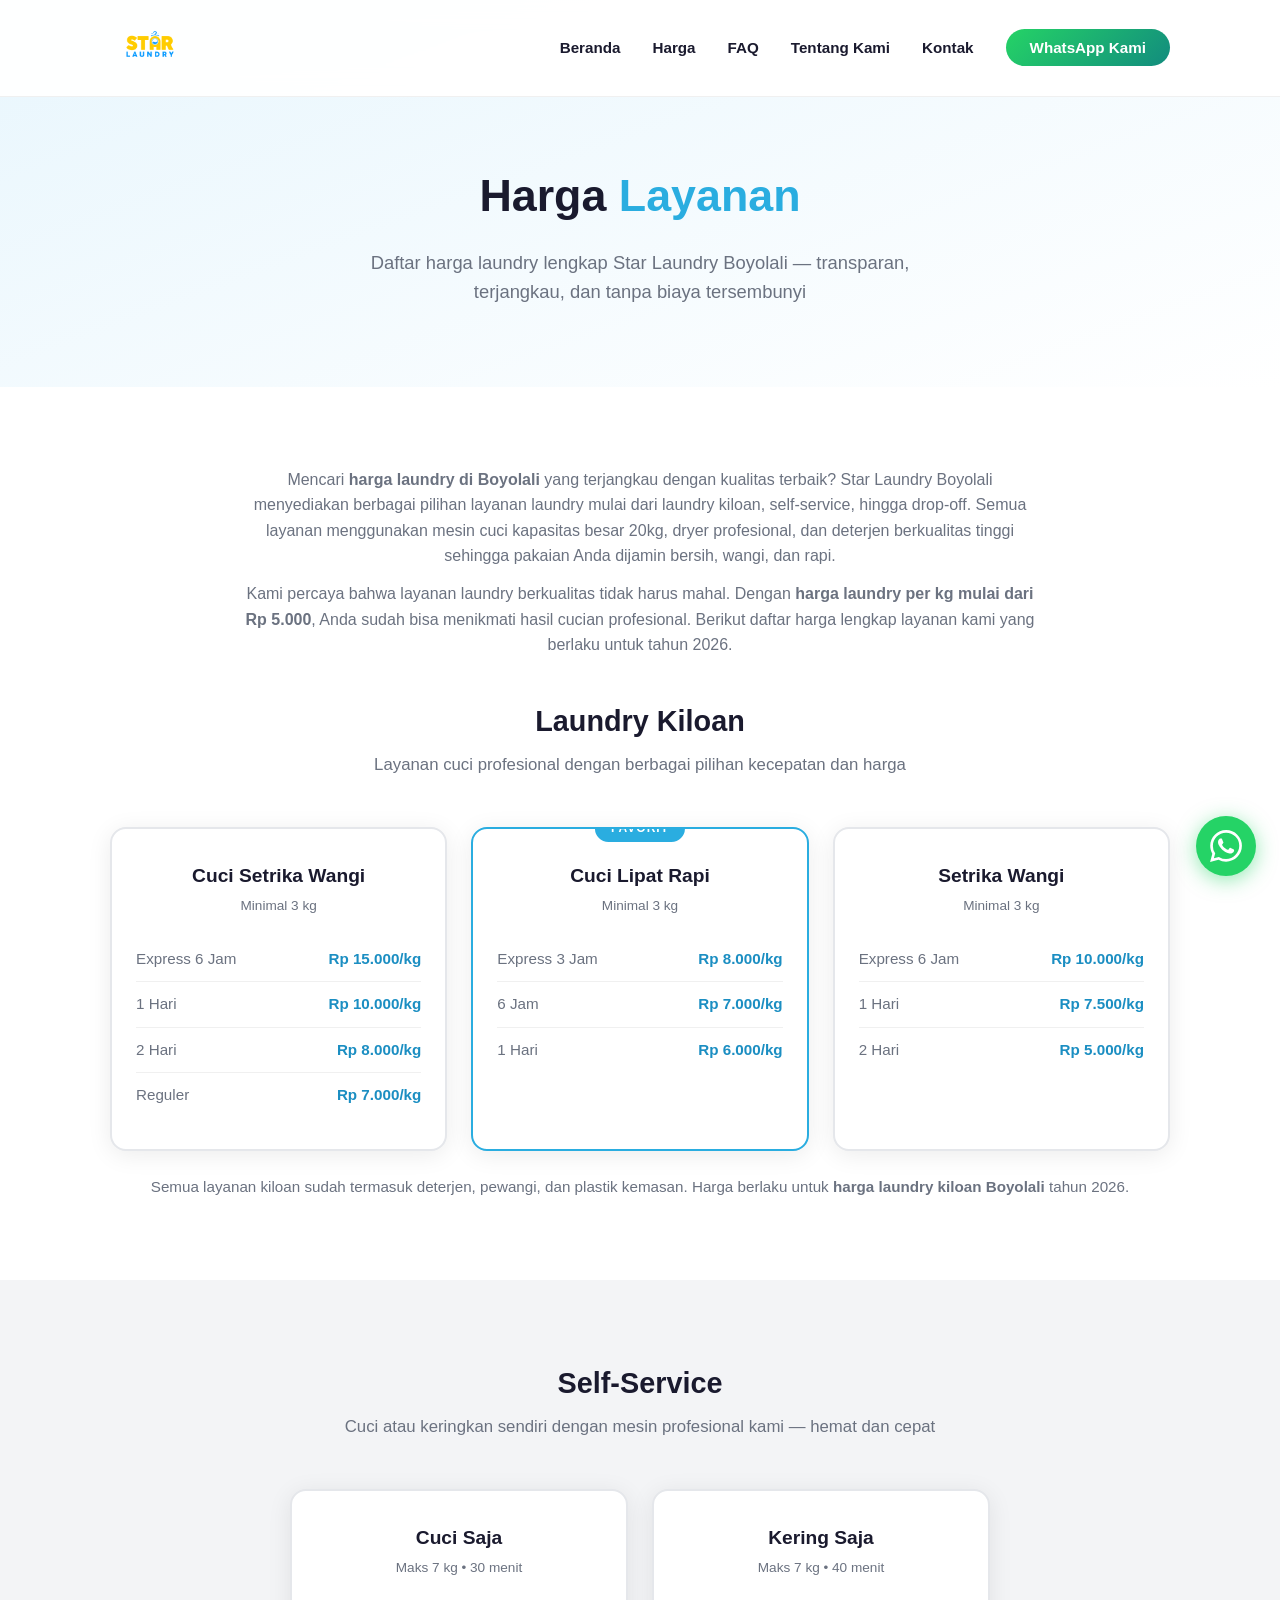
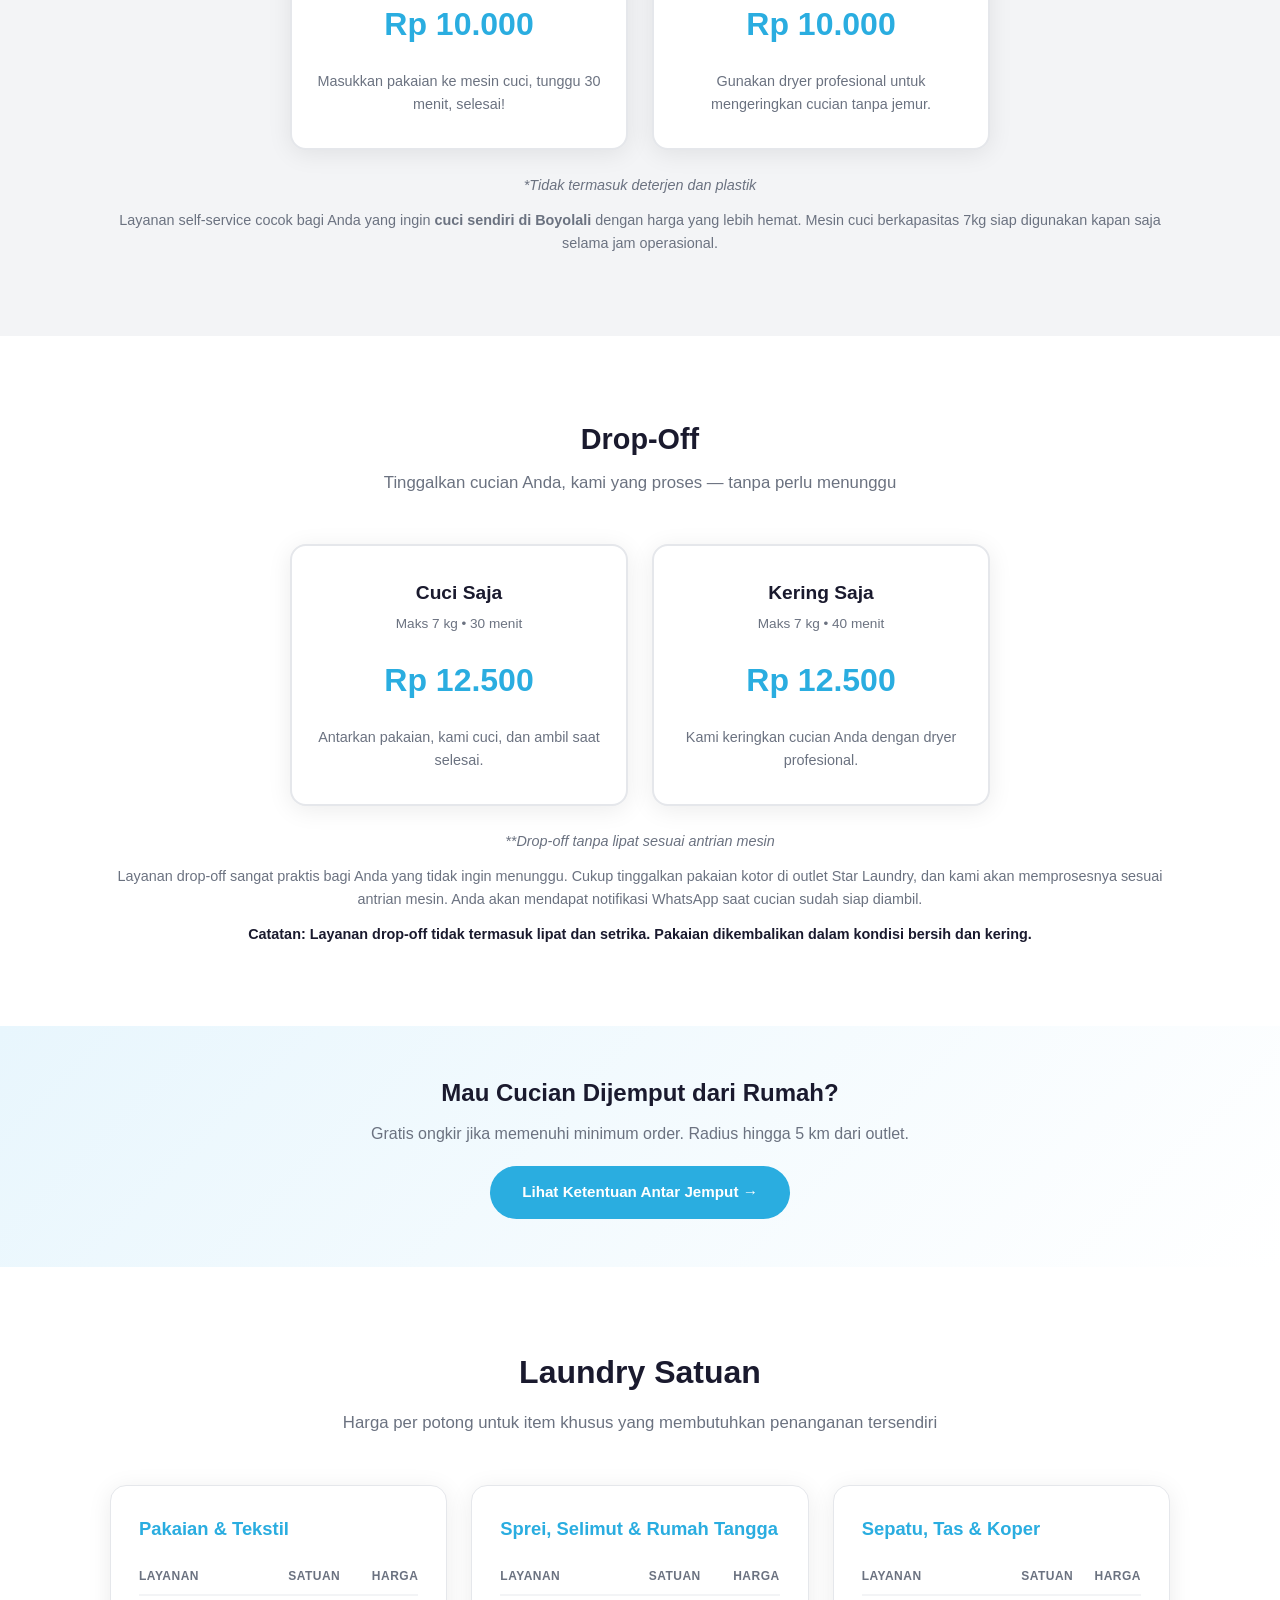
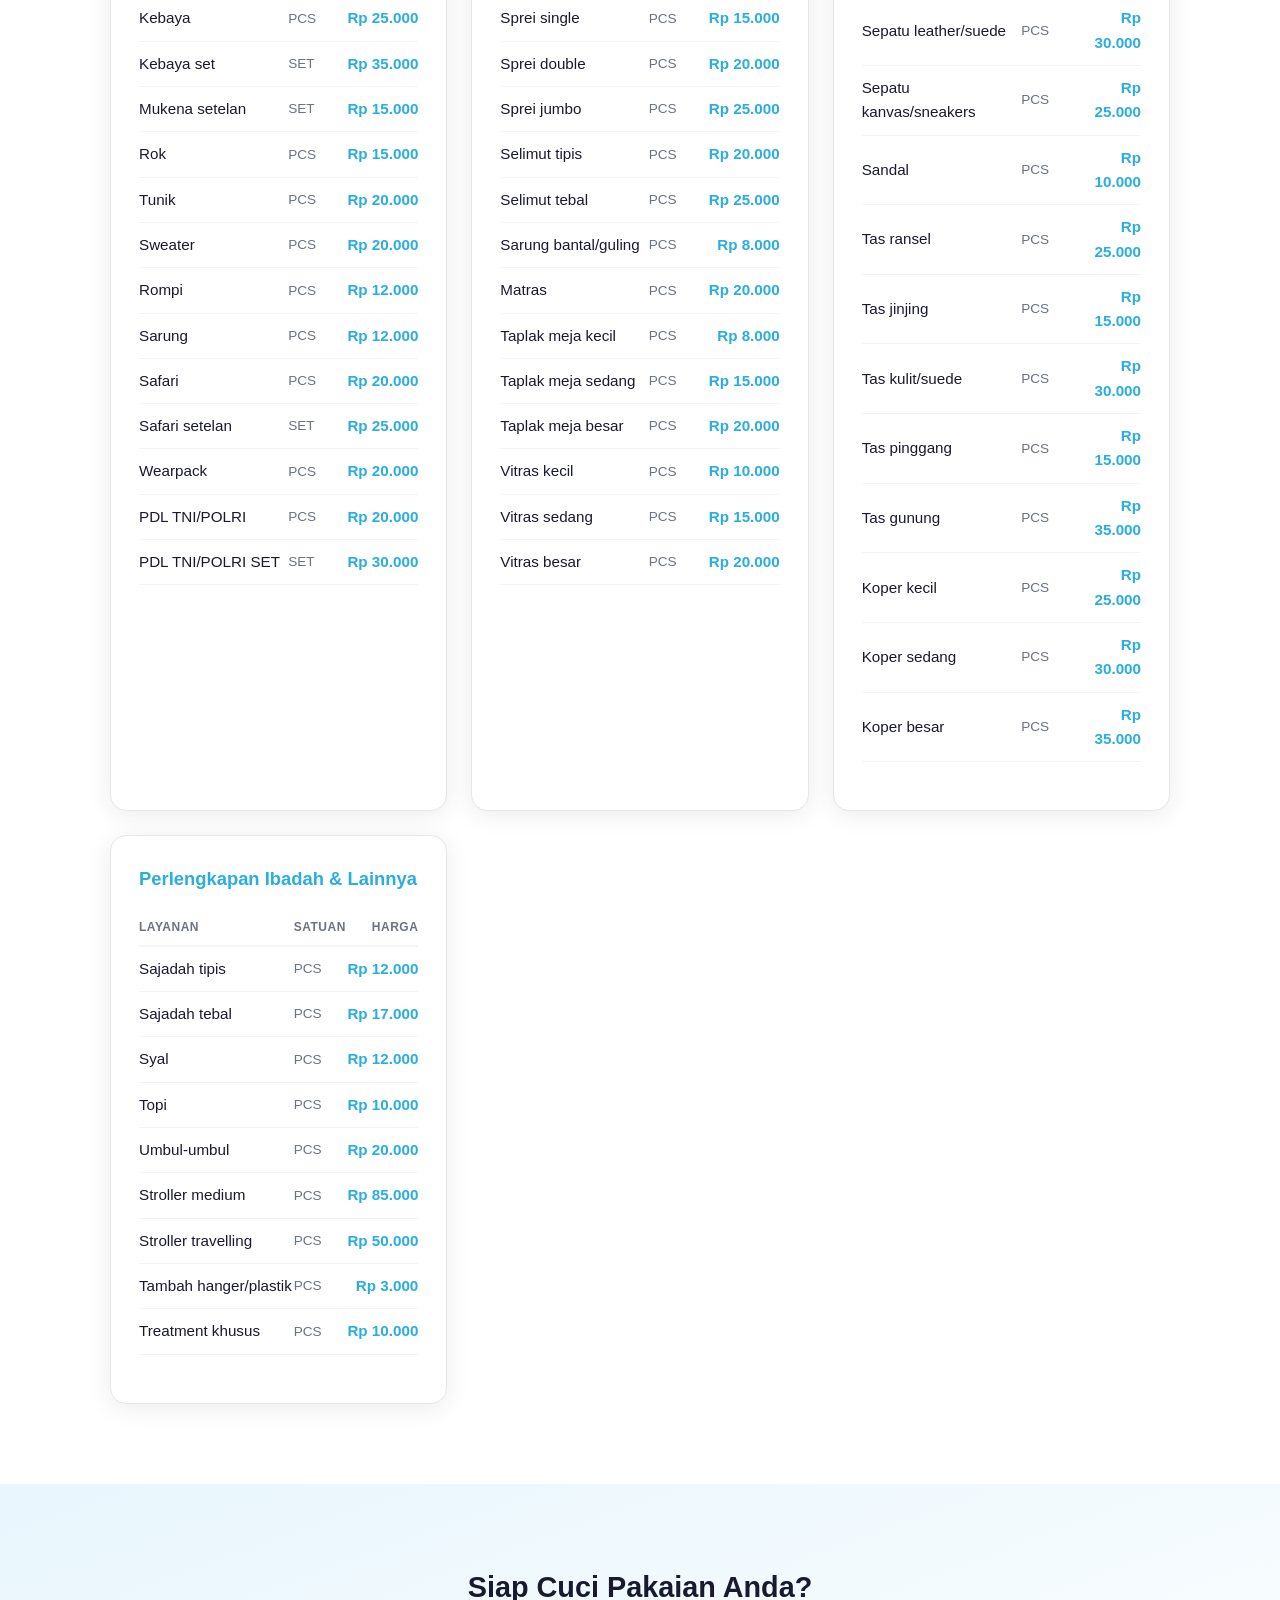
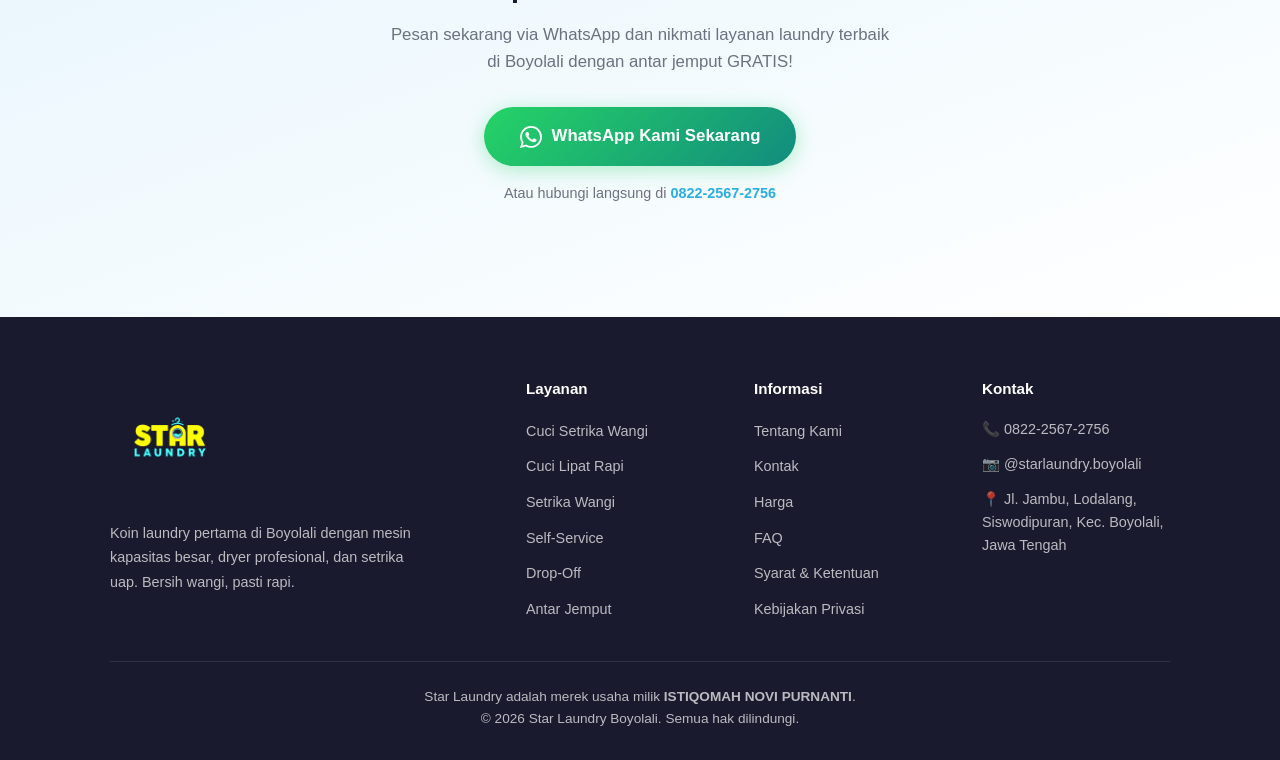
<file: harga.html>
<!DOCTYPE html>
<html lang="id">
<head>
    <!-- Google Analytics -->
    <script async src="https://www.googletagmanager.com/gtag/js?id=G-BZHKHWPQQ2"></script>
    <script>
      window.dataLayer = window.dataLayer || [];
      function gtag(){dataLayer.push(arguments);}
      gtag('js', new Date());
      gtag('config', 'G-BZHKHWPQQ2');
    </script>
    <meta charset="UTF-8">
    <meta name="viewport" content="width=device-width, initial-scale=1.0">
    <meta name="facebook-domain-verification" content="5jkkccxlnduociiaewu7rvxol54zql" />
    <title>Harga Laundry Star Laundry Boyolali — Daftar Harga Lengkap 2026</title>
    <meta name="description" content="Daftar harga laundry Star Laundry Boyolali. Cuci lipat mulai Rp 5.000/kg, self-service Rp 10.000/7kg. Antar jemput GRATIS!">
    <meta name="keywords" content="harga laundry Boyolali, harga laundry per kg Boyolali, harga laundry kiloan Boyolali, daftar harga laundry">
    <link rel="icon" type="image/png" href="static/images/logo.png">
    <link rel="stylesheet" href="static/css/styles.css">
    <link rel="canonical" href="https://starlaundry-byl.com/harga.html">
    <meta property="og:title" content="Harga Laundry Star Laundry Boyolali — Daftar Harga Lengkap 2026">
    <meta property="og:description" content="Daftar harga laundry Star Laundry Boyolali. Cuci lipat mulai Rp 5.000/kg, self-service Rp 10.000/7kg. Antar jemput GRATIS!">
    <meta property="og:image" content="https://starlaundry-byl.com/logo.png">
    <meta property="og:url" content="https://starlaundry-byl.com/harga.html">
    <meta property="og:type" content="website">
    <meta property="og:locale" content="id_ID">
    <meta name="twitter:card" content="summary_large_image">
    <meta name="twitter:title" content="Harga Laundry Star Laundry Boyolali — Daftar Harga Lengkap 2026">
    <meta name="twitter:description" content="Daftar harga laundry Star Laundry Boyolali. Cuci lipat mulai Rp 5.000/kg, self-service Rp 10.000/7kg. Antar jemput GRATIS!">
    <meta name="twitter:image" content="https://starlaundry-byl.com/logo.png">
    <script type="application/ld+json">
    {
      "@context": "https://schema.org",
      "@type": "Offer",
      "name": "Layanan Laundry Star Laundry Boyolali",
      "description": "Daftar harga laundry kiloan, self-service, dan drop-off di Star Laundry Boyolali",
      "url": "https://starlaundry-byl.com/harga.html",
      "priceCurrency": "IDR",
      "price": "5000",
      "priceValidUntil": "2026-12-31",
      "availability": "https://schema.org/InStock",
      "seller": {
        "@type": "Laundromat",
        "name": "Star Laundry Boyolali",
        "url": "https://starlaundry-byl.com",
        "telephone": "+6282225672756",
        "image": "https://starlaundry-byl.com/logo.png",
        "address": {
          "@type": "PostalAddress",
          "streetAddress": "Jl. Jambu, Lodalang, Siswodipuran",
          "addressLocality": "Boyolali",
          "addressRegion": "Jawa Tengah",
          "postalCode": "57311",
          "addressCountry": "ID"
        },
        "sameAs": ["https://instagram.com/starlaundry.boyolali"]
      }
    }
    </script>
    <script type="application/ld+json">
    {
      "@context": "https://schema.org",
      "@type": "BreadcrumbList",
      "itemListElement": [
        {"@type": "ListItem", "position": 1, "name": "Beranda", "item": "https://starlaundry-byl.com/"},
        {"@type": "ListItem", "position": 2, "name": "Harga", "item": "https://starlaundry-byl.com/harga.html"}
      ]
    }
    </script>
    <style>
        *, *::before, *::after { box-sizing: border-box; margin: 0; padding: 0; }
        :root {
            --yellow: #FBB818; --yellow-light: #FFF3D0;
            --blue: #2AADE0; --blue-dark: #1B8EC2; --blue-light: #E8F6FD;
            --dark: #1a1a2e; --gray: #6b7280; --gray-light: #f3f4f6; --white: #ffffff;
            --radius: 16px; --shadow: 0 4px 24px rgba(0,0,0,0.08); --shadow-lg: 0 8px 40px rgba(0,0,0,0.12);
        }
        html { scroll-behavior: smooth; }
        body { font-family: -apple-system, BlinkMacSystemFont, 'Segoe UI', Roboto, 'Helvetica Neue', Arial, sans-serif; color: var(--dark); line-height: 1.6; background: var(--white); }
        img { max-width: 100%; height: auto; }
        a { text-decoration: none; color: inherit; }
        .container { max-width: 1100px; margin: 0 auto; padding: 0 20px; }

        /* Nav */
        nav { position: fixed; top: 0; left: 0; right: 0; z-index: 1000; background: rgba(255,255,255,0.95); backdrop-filter: blur(12px); border-bottom: 1px solid rgba(0,0,0,0.06); }
        .nav-inner { display: flex; align-items: center; justify-content: space-between; height: 96px; }
        .nav-logo { height: 80px; }
        .nav-links { display: flex; gap: 32px; list-style: none; align-items: center; }
        .nav-links a { font-weight: 600; font-size: 0.95rem; color: var(--dark); transition: color 0.2s; }
        .nav-links a:hover { color: var(--blue); }
        .nav-cta { background: linear-gradient(135deg, #25D366, #128C7E); color: var(--white) !important; padding: 10px 24px; border-radius: 50px; font-weight: 700; font-size: 0.9rem; }
        .hamburger { display: none; background: none; border: none; cursor: pointer; padding: 8px; }
        .hamburger span { display: block; width: 24px; height: 2.5px; background: var(--dark); margin: 5px 0; border-radius: 2px; }

        /* Hero Banner */
        .page-hero { padding: 160px 0 80px; background: linear-gradient(160deg, var(--blue-light) 0%, var(--white) 100%); text-align: center; }
        .page-hero h1 { font-size: 2.8rem; font-weight: 900; margin-bottom: 16px; }
        .page-hero h1 span { color: var(--blue); }
        .page-hero p { color: var(--gray); font-size: 1.15rem; max-width: 600px; margin: 0 auto; }

        /* Pricing Sections */
        .pricing-section { padding: 80px 0; }
        .pricing-section:nth-child(even) { background: var(--gray-light); }
        .section-title { text-align: center; font-size: 1.8rem; font-weight: 800; margin-bottom: 8px; }
        .section-subtitle { text-align: center; color: var(--gray); font-size: 1.05rem; margin-bottom: 48px; }
        .pricing-grid { display: grid; grid-template-columns: repeat(3, 1fr); gap: 24px; }
        .pricing-grid.two-col { grid-template-columns: repeat(2, 1fr); max-width: 700px; margin-left: auto; margin-right: auto; }
        .price-card { background: var(--white); border: 2px solid #e5e7eb; border-radius: var(--radius); padding: 32px 24px; text-align: center; position: relative; transition: transform 0.2s, box-shadow 0.2s; }
        .price-card:hover { transform: translateY(-4px); box-shadow: var(--shadow-lg); }
        .price-card.favorit { border-color: var(--blue); }
        .favorit-badge { position: absolute; top: -14px; left: 50%; transform: translateX(-50%); background: var(--blue); color: var(--white); font-size: 0.75rem; font-weight: 700; padding: 4px 16px; border-radius: 50px; text-transform: uppercase; letter-spacing: 1px; }
        .price-card h3 { font-size: 1.2rem; font-weight: 700; margin-bottom: 4px; }
        .price-card .min-weight { font-size: 0.85rem; color: var(--gray); margin-bottom: 20px; }
        .price-row { display: flex; justify-content: space-between; align-items: center; padding: 10px 0; border-bottom: 1px solid #f0f0f0; font-size: 0.95rem; }
        .price-row:last-child { border-bottom: none; }
        .price-row .durasi { color: var(--gray); }
        .price-row .harga { font-weight: 700; color: var(--blue-dark); }
        .pricing-note { text-align: center; margin-top: 24px; font-size: 0.9rem; color: var(--gray); font-style: italic; }


        /* CTA Section */
        .cta-section { padding: 80px 0; text-align: center; background: linear-gradient(160deg, var(--blue-light) 0%, var(--white) 100%); }
        .cta-section h2 { font-size: 1.8rem; font-weight: 800; margin-bottom: 12px; }
        .cta-section p { color: var(--gray); font-size: 1.05rem; max-width: 500px; margin: 0 auto 32px; }
        .btn-wa { display: inline-flex; align-items: center; gap: 10px; background: linear-gradient(135deg, #25D366, #128C7E); color: var(--white); padding: 16px 36px; border-radius: 50px; font-weight: 700; font-size: 1.05rem; transition: transform 0.2s, box-shadow 0.2s; }
        .btn-wa:hover { transform: translateY(-2px); box-shadow: 0 8px 24px rgba(37,211,102,0.4); }
        .btn-wa svg { width: 22px; height: 22px; fill: white; }

        /* Intro text */
        .intro-text { max-width: 800px; margin: 0 auto 40px; text-align: center; }
        .intro-text p { color: var(--gray); font-size: 1rem; margin-bottom: 12px; }

        /* Footer */
        footer { background: var(--dark); color: rgba(255,255,255,0.7); padding: 60px 0 30px; }
        .footer-grid { display: grid; grid-template-columns: 2fr 1fr 1fr 1fr; gap: 40px; margin-bottom: 40px; }
        .footer-brand img { height: 120px; margin-bottom: 16px; filter: brightness(10); }
        .footer-brand p { font-size: 0.9rem; line-height: 1.7; }
        footer h4 { color: var(--white); font-size: 0.95rem; font-weight: 700; margin-bottom: 16px; }
        .footer-links { list-style: none; display: flex; flex-direction: column; gap: 10px; }
        .footer-links a { font-size: 0.9rem; transition: color 0.2s; }
        .footer-links a:hover { color: var(--yellow); }
        .footer-contact li { display: flex; gap: 10px; margin-bottom: 12px; font-size: 0.9rem; list-style: none; }
        .footer-bottom { border-top: 1px solid rgba(255,255,255,0.1); padding-top: 24px; text-align: center; font-size: 0.85rem; }

        /* WA Float */
        .wa-float { position: fixed; bottom: 24px; right: 24px; z-index: 999; width: 60px; height: 60px; background: #25D366; border-radius: 50%; display: flex; align-items: center; justify-content: center; box-shadow: 0 4px 20px rgba(37,211,102,0.5); animation: pulse 2s infinite; }
        .wa-float:hover { transform: scale(1.1); }
        .wa-float svg { width: 32px; height: 32px; fill: white; }
        @keyframes pulse { 0%,100%{box-shadow:0 4px 20px rgba(37,211,102,0.5)} 50%{box-shadow:0 4px 30px rgba(37,211,102,0.8)} }

        @media (max-width: 900px) {
            .nav-links { display: none; }
            .hamburger { display: block; }
            nav .nav-links.open { display: flex; flex-direction: column; position: absolute; top: 96px; left: 0; right: 0; background: var(--white); padding: 20px; box-shadow: var(--shadow); gap: 16px; align-items: center; }
            .pricing-grid { grid-template-columns: 1fr; }
            .pricing-grid.two-col { grid-template-columns: 1fr; }
            .page-hero h1 { font-size: 2rem; }
            .footer-grid { grid-template-columns: 1fr; text-align: center; }
        }
    </style>
    <link rel="alternate" hreflang="id" href="https://starlaundry-byl.com/harga.html">
    <link rel="preload" as="image" href="static/images/logo.png">
</head>
<body>

<nav>
    <div class="container nav-inner">
        <a href="index.html"><img src="static/images/logo.png" alt="Star Laundry" class="nav-logo"></a>
        <ul class="nav-links" id="navLinks">
            <li><a href="index.html">Beranda</a></li>
            <li><a href="harga.html">Harga</a></li>
            <li><a href="faq.html">FAQ</a></li>
            <li><a href="tentang-kami.html">Tentang Kami</a></li>
            <li><a href="kontak.html">Kontak</a></li>
            <li><a href="https://wa.me/6282225672756?text=Halo%20Star%20Laundry%2C%20saya%20mau%20order" class="nav-cta">WhatsApp Kami</a></li>
        </ul>
        <button class="hamburger" onclick="document.getElementById('navLinks').classList.toggle('open')" aria-label="Menu">
            <span></span><span></span><span></span>
        </button>
    </div>
</nav>

<section class="page-hero">
    <div class="container">
        <h1>Harga <span>Layanan</span></h1>
        <p>Daftar harga laundry lengkap Star Laundry Boyolali — transparan, terjangkau, dan tanpa biaya tersembunyi</p>
    </div>
</section>

<!-- Intro -->
<section class="pricing-section">
    <div class="container">
        <div class="intro-text">
            <p>Mencari <strong>harga laundry di Boyolali</strong> yang terjangkau dengan kualitas terbaik? Star Laundry Boyolali menyediakan berbagai pilihan layanan laundry mulai dari laundry kiloan, self-service, hingga drop-off. Semua layanan menggunakan mesin cuci kapasitas besar 20kg, dryer profesional, dan deterjen berkualitas tinggi sehingga pakaian Anda dijamin bersih, wangi, dan rapi.</p>
            <p>Kami percaya bahwa layanan laundry berkualitas tidak harus mahal. Dengan <strong>harga laundry per kg mulai dari Rp 5.000</strong>, Anda sudah bisa menikmati hasil cucian profesional. Berikut daftar harga lengkap layanan kami yang berlaku untuk tahun 2026.</p>
        </div>

        <h2 class="section-title">Laundry Kiloan</h2>
        <p class="section-subtitle">Layanan cuci profesional dengan berbagai pilihan kecepatan dan harga</p>

        <div class="pricing-grid">
            <!-- Cuci Setrika Wangi -->
            <div class="price-card">
                <h3>Cuci Setrika Wangi</h3>
                <p class="min-weight">Minimal 3 kg</p>
                <div class="price-row">
                    <span class="durasi">Express 6 Jam</span>
                    <span class="harga">Rp 15.000/kg</span>
                </div>
                <div class="price-row">
                    <span class="durasi">1 Hari</span>
                    <span class="harga">Rp 10.000/kg</span>
                </div>
                <div class="price-row">
                    <span class="durasi">2 Hari</span>
                    <span class="harga">Rp 8.000/kg</span>
                </div>
                <div class="price-row">
                    <span class="durasi">Reguler</span>
                    <span class="harga">Rp 7.000/kg</span>
                </div>
            </div>

            <!-- Cuci Lipat Rapi (FAVORIT) -->
            <div class="price-card favorit">
                <div class="favorit-badge">Favorit</div>
                <h3>Cuci Lipat Rapi</h3>
                <p class="min-weight">Minimal 3 kg</p>
                <div class="price-row">
                    <span class="durasi">Express 3 Jam</span>
                    <span class="harga">Rp 8.000/kg</span>
                </div>
                <div class="price-row">
                    <span class="durasi">6 Jam</span>
                    <span class="harga">Rp 7.000/kg</span>
                </div>
                <div class="price-row">
                    <span class="durasi">1 Hari</span>
                    <span class="harga">Rp 6.000/kg</span>
                </div>
            </div>

            <!-- Setrika Wangi -->
            <div class="price-card">
                <h3>Setrika Wangi</h3>
                <p class="min-weight">Minimal 3 kg</p>
                <div class="price-row">
                    <span class="durasi">Express 6 Jam</span>
                    <span class="harga">Rp 10.000/kg</span>
                </div>
                <div class="price-row">
                    <span class="durasi">1 Hari</span>
                    <span class="harga">Rp 7.500/kg</span>
                </div>
                <div class="price-row">
                    <span class="durasi">2 Hari</span>
                    <span class="harga">Rp 5.000/kg</span>
                </div>
            </div>
        </div>

        <p style="text-align:center; margin-top:24px; color:var(--gray); font-size:0.95rem;">Semua layanan kiloan sudah termasuk deterjen, pewangi, dan plastik kemasan. Harga berlaku untuk <strong>harga laundry kiloan Boyolali</strong> tahun 2026.</p>
    </div>
</section>

<!-- Self-Service -->
<section class="pricing-section">
    <div class="container">
        <h2 class="section-title">Self-Service</h2>
        <p class="section-subtitle">Cuci atau keringkan sendiri dengan mesin profesional kami — hemat dan cepat</p>

        <div class="pricing-grid two-col">
            <div class="price-card">
                <h3>Cuci Saja</h3>
                <p class="min-weight">Maks 7 kg &bull; 30 menit</p>
                <div style="margin: 20px 0;">
                    <span style="font-size: 2rem; font-weight: 900; color: var(--blue);">Rp 10.000</span>
                </div>
                <p style="font-size: 0.9rem; color: var(--gray);">Masukkan pakaian ke mesin cuci, tunggu 30 menit, selesai!</p>
            </div>
            <div class="price-card">
                <h3>Kering Saja</h3>
                <p class="min-weight">Maks 7 kg &bull; 40 menit</p>
                <div style="margin: 20px 0;">
                    <span style="font-size: 2rem; font-weight: 900; color: var(--blue);">Rp 10.000</span>
                </div>
                <p style="font-size: 0.9rem; color: var(--gray);">Gunakan dryer profesional untuk mengeringkan cucian tanpa jemur.</p>
            </div>
        </div>
        <p class="pricing-note">*Tidak termasuk deterjen dan plastik</p>
        <p style="text-align:center; margin-top:12px; color:var(--gray); font-size:0.9rem;">Layanan self-service cocok bagi Anda yang ingin <strong>cuci sendiri di Boyolali</strong> dengan harga yang lebih hemat. Mesin cuci berkapasitas 7kg siap digunakan kapan saja selama jam operasional.</p>
    </div>
</section>

<!-- Drop-Off -->
<section class="pricing-section">
    <div class="container">
        <h2 class="section-title">Drop-Off</h2>
        <p class="section-subtitle">Tinggalkan cucian Anda, kami yang proses — tanpa perlu menunggu</p>

        <div class="pricing-grid two-col">
            <div class="price-card">
                <h3>Cuci Saja</h3>
                <p class="min-weight">Maks 7 kg &bull; 30 menit</p>
                <div style="margin: 20px 0;">
                    <span style="font-size: 2rem; font-weight: 900; color: var(--blue);">Rp 12.500</span>
                </div>
                <p style="font-size: 0.9rem; color: var(--gray);">Antarkan pakaian, kami cuci, dan ambil saat selesai.</p>
            </div>
            <div class="price-card">
                <h3>Kering Saja</h3>
                <p class="min-weight">Maks 7 kg &bull; 40 menit</p>
                <div style="margin: 20px 0;">
                    <span style="font-size: 2rem; font-weight: 900; color: var(--blue);">Rp 12.500</span>
                </div>
                <p style="font-size: 0.9rem; color: var(--gray);">Kami keringkan cucian Anda dengan dryer profesional.</p>
            </div>
        </div>
        <p class="pricing-note">**Drop-off tanpa lipat sesuai antrian mesin</p>
        <p style="text-align:center; margin-top:12px; color:var(--gray); font-size:0.9rem;">Layanan drop-off sangat praktis bagi Anda yang tidak ingin menunggu. Cukup tinggalkan pakaian kotor di outlet Star Laundry, dan kami akan memprosesnya sesuai antrian mesin. Anda akan mendapat notifikasi WhatsApp saat cucian sudah siap diambil.</p>
        <p style="text-align:center; margin-top:12px; color:var(--dark); font-size:0.9rem; font-weight:700;">Catatan: Layanan drop-off tidak termasuk lipat dan setrika. Pakaian dikembalikan dalam kondisi bersih dan kering.</p>
    </div>
</section>

<!-- Banner Antar Jemput -->
<section style="padding: 48px 0; background: linear-gradient(135deg, var(--blue-light) 0%, var(--white) 100%);">
    <div class="container" style="text-align: center; max-width: 700px;">
        <h2 style="font-size: 1.5rem; font-weight: 800; margin-bottom: 8px;">Mau Cucian Dijemput dari Rumah?</h2>
        <p style="color: var(--gray); font-size: 1rem; margin-bottom: 20px;">Gratis ongkir jika memenuhi minimum order. Radius hingga 5 km dari outlet.</p>
        <a href="antar-jemput.html" style="display: inline-block; background: var(--blue); color: var(--white); padding: 14px 32px; border-radius: 50px; font-weight: 700; font-size: 0.95rem; transition: transform 0.2s, box-shadow 0.2s;">Lihat Ketentuan Antar Jemput &rarr;</a>
    </div>
</section>

<!-- Laundry Satuan -->
<section style="padding: 80px 0; background: var(--white);">
    <div class="container">
        <h2>Laundry Satuan</h2>
        <p class="section-subtitle">Harga per potong untuk item khusus yang membutuhkan penanganan tersendiri</p>

        <div style="display: grid; grid-template-columns: repeat(auto-fit, minmax(300px, 1fr)); gap: 24px;">
            <!-- Pakaian & Tekstil -->
            <div style="background: var(--white); border: 1px solid #e5e7eb; border-radius: 16px; padding: 28px; box-shadow: 0 4px 24px rgba(0,0,0,0.08);">
                <h3 style="font-size: 1.15rem; font-weight: 800; margin-bottom: 16px; color: var(--blue);">Pakaian & Tekstil</h3>
                <table class="price-table" style="width:100%; border-collapse:collapse;">
                    <thead><tr><th style="text-align:left; font-size:0.75rem; text-transform:uppercase; letter-spacing:0.5px; color:var(--gray); padding:8px 0; border-bottom:2px solid var(--gray-light);">Layanan</th><th style="text-align:left; font-size:0.75rem; text-transform:uppercase; letter-spacing:0.5px; color:var(--gray); padding:8px 0; border-bottom:2px solid var(--gray-light);">Satuan</th><th style="text-align:right; font-size:0.75rem; text-transform:uppercase; letter-spacing:0.5px; color:var(--gray); padding:8px 0; border-bottom:2px solid var(--gray-light);">Harga</th></tr></thead>
                    <tbody>
                        <tr><td style="padding:10px 0; border-bottom:1px solid var(--gray-light); font-size:0.95rem;">Kebaya</td><td style="padding:10px 0; border-bottom:1px solid var(--gray-light); font-size:0.85rem; color:var(--gray);">PCS</td><td style="padding:10px 0; border-bottom:1px solid var(--gray-light); font-weight:800; color:var(--blue); text-align:right;">Rp 25.000</td></tr>
                        <tr><td style="padding:10px 0; border-bottom:1px solid var(--gray-light); font-size:0.95rem;">Kebaya set</td><td style="padding:10px 0; border-bottom:1px solid var(--gray-light); font-size:0.85rem; color:var(--gray);">SET</td><td style="padding:10px 0; border-bottom:1px solid var(--gray-light); font-weight:800; color:var(--blue); text-align:right;">Rp 35.000</td></tr>
                        <tr><td style="padding:10px 0; border-bottom:1px solid var(--gray-light); font-size:0.95rem;">Mukena setelan</td><td style="padding:10px 0; border-bottom:1px solid var(--gray-light); font-size:0.85rem; color:var(--gray);">SET</td><td style="padding:10px 0; border-bottom:1px solid var(--gray-light); font-weight:800; color:var(--blue); text-align:right;">Rp 15.000</td></tr>
                        <tr><td style="padding:10px 0; border-bottom:1px solid var(--gray-light); font-size:0.95rem;">Rok</td><td style="padding:10px 0; border-bottom:1px solid var(--gray-light); font-size:0.85rem; color:var(--gray);">PCS</td><td style="padding:10px 0; border-bottom:1px solid var(--gray-light); font-weight:800; color:var(--blue); text-align:right;">Rp 15.000</td></tr>
                        <tr><td style="padding:10px 0; border-bottom:1px solid var(--gray-light); font-size:0.95rem;">Tunik</td><td style="padding:10px 0; border-bottom:1px solid var(--gray-light); font-size:0.85rem; color:var(--gray);">PCS</td><td style="padding:10px 0; border-bottom:1px solid var(--gray-light); font-weight:800; color:var(--blue); text-align:right;">Rp 20.000</td></tr>
                        <tr><td style="padding:10px 0; border-bottom:1px solid var(--gray-light); font-size:0.95rem;">Sweater</td><td style="padding:10px 0; border-bottom:1px solid var(--gray-light); font-size:0.85rem; color:var(--gray);">PCS</td><td style="padding:10px 0; border-bottom:1px solid var(--gray-light); font-weight:800; color:var(--blue); text-align:right;">Rp 20.000</td></tr>
                        <tr><td style="padding:10px 0; border-bottom:1px solid var(--gray-light); font-size:0.95rem;">Rompi</td><td style="padding:10px 0; border-bottom:1px solid var(--gray-light); font-size:0.85rem; color:var(--gray);">PCS</td><td style="padding:10px 0; border-bottom:1px solid var(--gray-light); font-weight:800; color:var(--blue); text-align:right;">Rp 12.000</td></tr>
                        <tr><td style="padding:10px 0; border-bottom:1px solid var(--gray-light); font-size:0.95rem;">Sarung</td><td style="padding:10px 0; border-bottom:1px solid var(--gray-light); font-size:0.85rem; color:var(--gray);">PCS</td><td style="padding:10px 0; border-bottom:1px solid var(--gray-light); font-weight:800; color:var(--blue); text-align:right;">Rp 12.000</td></tr>
                        <tr><td style="padding:10px 0; border-bottom:1px solid var(--gray-light); font-size:0.95rem;">Safari</td><td style="padding:10px 0; border-bottom:1px solid var(--gray-light); font-size:0.85rem; color:var(--gray);">PCS</td><td style="padding:10px 0; border-bottom:1px solid var(--gray-light); font-weight:800; color:var(--blue); text-align:right;">Rp 20.000</td></tr>
                        <tr><td style="padding:10px 0; border-bottom:1px solid var(--gray-light); font-size:0.95rem;">Safari setelan</td><td style="padding:10px 0; border-bottom:1px solid var(--gray-light); font-size:0.85rem; color:var(--gray);">SET</td><td style="padding:10px 0; border-bottom:1px solid var(--gray-light); font-weight:800; color:var(--blue); text-align:right;">Rp 25.000</td></tr>
                        <tr><td style="padding:10px 0; border-bottom:1px solid var(--gray-light); font-size:0.95rem;">Wearpack</td><td style="padding:10px 0; border-bottom:1px solid var(--gray-light); font-size:0.85rem; color:var(--gray);">PCS</td><td style="padding:10px 0; border-bottom:1px solid var(--gray-light); font-weight:800; color:var(--blue); text-align:right;">Rp 20.000</td></tr>
                        <tr><td style="padding:10px 0; border-bottom:1px solid var(--gray-light); font-size:0.95rem;">PDL TNI/POLRI</td><td style="padding:10px 0; border-bottom:1px solid var(--gray-light); font-size:0.85rem; color:var(--gray);">PCS</td><td style="padding:10px 0; border-bottom:1px solid var(--gray-light); font-weight:800; color:var(--blue); text-align:right;">Rp 20.000</td></tr>
                        <tr><td style="padding:10px 0; font-size:0.95rem;">PDL TNI/POLRI SET</td><td style="padding:10px 0; font-size:0.85rem; color:var(--gray);">SET</td><td style="padding:10px 0; font-weight:800; color:var(--blue); text-align:right;">Rp 30.000</td></tr>
                    </tbody>
                </table>
            </div>

            <!-- Sprei, Selimut & Rumah Tangga -->
            <div style="background: var(--white); border: 1px solid #e5e7eb; border-radius: 16px; padding: 28px; box-shadow: 0 4px 24px rgba(0,0,0,0.08);">
                <h3 style="font-size: 1.15rem; font-weight: 800; margin-bottom: 16px; color: var(--blue);">Sprei, Selimut & Rumah Tangga</h3>
                <table class="price-table" style="width:100%; border-collapse:collapse;">
                    <thead><tr><th style="text-align:left; font-size:0.75rem; text-transform:uppercase; letter-spacing:0.5px; color:var(--gray); padding:8px 0; border-bottom:2px solid var(--gray-light);">Layanan</th><th style="text-align:left; font-size:0.75rem; text-transform:uppercase; letter-spacing:0.5px; color:var(--gray); padding:8px 0; border-bottom:2px solid var(--gray-light);">Satuan</th><th style="text-align:right; font-size:0.75rem; text-transform:uppercase; letter-spacing:0.5px; color:var(--gray); padding:8px 0; border-bottom:2px solid var(--gray-light);">Harga</th></tr></thead>
                    <tbody>
                        <tr><td style="padding:10px 0; border-bottom:1px solid var(--gray-light); font-size:0.95rem;">Sprei single</td><td style="padding:10px 0; border-bottom:1px solid var(--gray-light); font-size:0.85rem; color:var(--gray);">PCS</td><td style="padding:10px 0; border-bottom:1px solid var(--gray-light); font-weight:800; color:var(--blue); text-align:right;">Rp 15.000</td></tr>
                        <tr><td style="padding:10px 0; border-bottom:1px solid var(--gray-light); font-size:0.95rem;">Sprei double</td><td style="padding:10px 0; border-bottom:1px solid var(--gray-light); font-size:0.85rem; color:var(--gray);">PCS</td><td style="padding:10px 0; border-bottom:1px solid var(--gray-light); font-weight:800; color:var(--blue); text-align:right;">Rp 20.000</td></tr>
                        <tr><td style="padding:10px 0; border-bottom:1px solid var(--gray-light); font-size:0.95rem;">Sprei jumbo</td><td style="padding:10px 0; border-bottom:1px solid var(--gray-light); font-size:0.85rem; color:var(--gray);">PCS</td><td style="padding:10px 0; border-bottom:1px solid var(--gray-light); font-weight:800; color:var(--blue); text-align:right;">Rp 25.000</td></tr>
                        <tr><td style="padding:10px 0; border-bottom:1px solid var(--gray-light); font-size:0.95rem;">Selimut tipis</td><td style="padding:10px 0; border-bottom:1px solid var(--gray-light); font-size:0.85rem; color:var(--gray);">PCS</td><td style="padding:10px 0; border-bottom:1px solid var(--gray-light); font-weight:800; color:var(--blue); text-align:right;">Rp 20.000</td></tr>
                        <tr><td style="padding:10px 0; border-bottom:1px solid var(--gray-light); font-size:0.95rem;">Selimut tebal</td><td style="padding:10px 0; border-bottom:1px solid var(--gray-light); font-size:0.85rem; color:var(--gray);">PCS</td><td style="padding:10px 0; border-bottom:1px solid var(--gray-light); font-weight:800; color:var(--blue); text-align:right;">Rp 25.000</td></tr>
                        <tr><td style="padding:10px 0; border-bottom:1px solid var(--gray-light); font-size:0.95rem;">Sarung bantal/guling</td><td style="padding:10px 0; border-bottom:1px solid var(--gray-light); font-size:0.85rem; color:var(--gray);">PCS</td><td style="padding:10px 0; border-bottom:1px solid var(--gray-light); font-weight:800; color:var(--blue); text-align:right;">Rp 8.000</td></tr>
                        <tr><td style="padding:10px 0; border-bottom:1px solid var(--gray-light); font-size:0.95rem;">Matras</td><td style="padding:10px 0; border-bottom:1px solid var(--gray-light); font-size:0.85rem; color:var(--gray);">PCS</td><td style="padding:10px 0; border-bottom:1px solid var(--gray-light); font-weight:800; color:var(--blue); text-align:right;">Rp 20.000</td></tr>
                        <tr><td style="padding:10px 0; border-bottom:1px solid var(--gray-light); font-size:0.95rem;">Taplak meja kecil</td><td style="padding:10px 0; border-bottom:1px solid var(--gray-light); font-size:0.85rem; color:var(--gray);">PCS</td><td style="padding:10px 0; border-bottom:1px solid var(--gray-light); font-weight:800; color:var(--blue); text-align:right;">Rp 8.000</td></tr>
                        <tr><td style="padding:10px 0; border-bottom:1px solid var(--gray-light); font-size:0.95rem;">Taplak meja sedang</td><td style="padding:10px 0; border-bottom:1px solid var(--gray-light); font-size:0.85rem; color:var(--gray);">PCS</td><td style="padding:10px 0; border-bottom:1px solid var(--gray-light); font-weight:800; color:var(--blue); text-align:right;">Rp 15.000</td></tr>
                        <tr><td style="padding:10px 0; border-bottom:1px solid var(--gray-light); font-size:0.95rem;">Taplak meja besar</td><td style="padding:10px 0; border-bottom:1px solid var(--gray-light); font-size:0.85rem; color:var(--gray);">PCS</td><td style="padding:10px 0; border-bottom:1px solid var(--gray-light); font-weight:800; color:var(--blue); text-align:right;">Rp 20.000</td></tr>
                        <tr><td style="padding:10px 0; border-bottom:1px solid var(--gray-light); font-size:0.95rem;">Vitras kecil</td><td style="padding:10px 0; border-bottom:1px solid var(--gray-light); font-size:0.85rem; color:var(--gray);">PCS</td><td style="padding:10px 0; border-bottom:1px solid var(--gray-light); font-weight:800; color:var(--blue); text-align:right;">Rp 10.000</td></tr>
                        <tr><td style="padding:10px 0; border-bottom:1px solid var(--gray-light); font-size:0.95rem;">Vitras sedang</td><td style="padding:10px 0; border-bottom:1px solid var(--gray-light); font-size:0.85rem; color:var(--gray);">PCS</td><td style="padding:10px 0; border-bottom:1px solid var(--gray-light); font-weight:800; color:var(--blue); text-align:right;">Rp 15.000</td></tr>
                        <tr><td style="padding:10px 0; font-size:0.95rem;">Vitras besar</td><td style="padding:10px 0; font-size:0.85rem; color:var(--gray);">PCS</td><td style="padding:10px 0; font-weight:800; color:var(--blue); text-align:right;">Rp 20.000</td></tr>
                    </tbody>
                </table>
            </div>

            <!-- Sepatu, Tas & Koper -->
            <div style="background: var(--white); border: 1px solid #e5e7eb; border-radius: 16px; padding: 28px; box-shadow: 0 4px 24px rgba(0,0,0,0.08);">
                <h3 style="font-size: 1.15rem; font-weight: 800; margin-bottom: 16px; color: var(--blue);">Sepatu, Tas & Koper</h3>
                <table class="price-table" style="width:100%; border-collapse:collapse;">
                    <thead><tr><th style="text-align:left; font-size:0.75rem; text-transform:uppercase; letter-spacing:0.5px; color:var(--gray); padding:8px 0; border-bottom:2px solid var(--gray-light);">Layanan</th><th style="text-align:left; font-size:0.75rem; text-transform:uppercase; letter-spacing:0.5px; color:var(--gray); padding:8px 0; border-bottom:2px solid var(--gray-light);">Satuan</th><th style="text-align:right; font-size:0.75rem; text-transform:uppercase; letter-spacing:0.5px; color:var(--gray); padding:8px 0; border-bottom:2px solid var(--gray-light);">Harga</th></tr></thead>
                    <tbody>
                        <tr><td style="padding:10px 0; border-bottom:1px solid var(--gray-light); font-size:0.95rem;">Sepatu leather/suede</td><td style="padding:10px 0; border-bottom:1px solid var(--gray-light); font-size:0.85rem; color:var(--gray);">PCS</td><td style="padding:10px 0; border-bottom:1px solid var(--gray-light); font-weight:800; color:var(--blue); text-align:right;">Rp 30.000</td></tr>
                        <tr><td style="padding:10px 0; border-bottom:1px solid var(--gray-light); font-size:0.95rem;">Sepatu kanvas/sneakers</td><td style="padding:10px 0; border-bottom:1px solid var(--gray-light); font-size:0.85rem; color:var(--gray);">PCS</td><td style="padding:10px 0; border-bottom:1px solid var(--gray-light); font-weight:800; color:var(--blue); text-align:right;">Rp 25.000</td></tr>
                        <tr><td style="padding:10px 0; border-bottom:1px solid var(--gray-light); font-size:0.95rem;">Sandal</td><td style="padding:10px 0; border-bottom:1px solid var(--gray-light); font-size:0.85rem; color:var(--gray);">PCS</td><td style="padding:10px 0; border-bottom:1px solid var(--gray-light); font-weight:800; color:var(--blue); text-align:right;">Rp 10.000</td></tr>
                        <tr><td style="padding:10px 0; border-bottom:1px solid var(--gray-light); font-size:0.95rem;">Tas ransel</td><td style="padding:10px 0; border-bottom:1px solid var(--gray-light); font-size:0.85rem; color:var(--gray);">PCS</td><td style="padding:10px 0; border-bottom:1px solid var(--gray-light); font-weight:800; color:var(--blue); text-align:right;">Rp 25.000</td></tr>
                        <tr><td style="padding:10px 0; border-bottom:1px solid var(--gray-light); font-size:0.95rem;">Tas jinjing</td><td style="padding:10px 0; border-bottom:1px solid var(--gray-light); font-size:0.85rem; color:var(--gray);">PCS</td><td style="padding:10px 0; border-bottom:1px solid var(--gray-light); font-weight:800; color:var(--blue); text-align:right;">Rp 15.000</td></tr>
                        <tr><td style="padding:10px 0; border-bottom:1px solid var(--gray-light); font-size:0.95rem;">Tas kulit/suede</td><td style="padding:10px 0; border-bottom:1px solid var(--gray-light); font-size:0.85rem; color:var(--gray);">PCS</td><td style="padding:10px 0; border-bottom:1px solid var(--gray-light); font-weight:800; color:var(--blue); text-align:right;">Rp 30.000</td></tr>
                        <tr><td style="padding:10px 0; border-bottom:1px solid var(--gray-light); font-size:0.95rem;">Tas pinggang</td><td style="padding:10px 0; border-bottom:1px solid var(--gray-light); font-size:0.85rem; color:var(--gray);">PCS</td><td style="padding:10px 0; border-bottom:1px solid var(--gray-light); font-weight:800; color:var(--blue); text-align:right;">Rp 15.000</td></tr>
                        <tr><td style="padding:10px 0; border-bottom:1px solid var(--gray-light); font-size:0.95rem;">Tas gunung</td><td style="padding:10px 0; border-bottom:1px solid var(--gray-light); font-size:0.85rem; color:var(--gray);">PCS</td><td style="padding:10px 0; border-bottom:1px solid var(--gray-light); font-weight:800; color:var(--blue); text-align:right;">Rp 35.000</td></tr>
                        <tr><td style="padding:10px 0; border-bottom:1px solid var(--gray-light); font-size:0.95rem;">Koper kecil</td><td style="padding:10px 0; border-bottom:1px solid var(--gray-light); font-size:0.85rem; color:var(--gray);">PCS</td><td style="padding:10px 0; border-bottom:1px solid var(--gray-light); font-weight:800; color:var(--blue); text-align:right;">Rp 25.000</td></tr>
                        <tr><td style="padding:10px 0; border-bottom:1px solid var(--gray-light); font-size:0.95rem;">Koper sedang</td><td style="padding:10px 0; border-bottom:1px solid var(--gray-light); font-size:0.85rem; color:var(--gray);">PCS</td><td style="padding:10px 0; border-bottom:1px solid var(--gray-light); font-weight:800; color:var(--blue); text-align:right;">Rp 30.000</td></tr>
                        <tr><td style="padding:10px 0; font-size:0.95rem;">Koper besar</td><td style="padding:10px 0; font-size:0.85rem; color:var(--gray);">PCS</td><td style="padding:10px 0; font-weight:800; color:var(--blue); text-align:right;">Rp 35.000</td></tr>
                    </tbody>
                </table>
            </div>

            <!-- Perlengkapan Ibadah & Lainnya -->
            <div style="background: var(--white); border: 1px solid #e5e7eb; border-radius: 16px; padding: 28px; box-shadow: 0 4px 24px rgba(0,0,0,0.08);">
                <h3 style="font-size: 1.15rem; font-weight: 800; margin-bottom: 16px; color: var(--blue);">Perlengkapan Ibadah & Lainnya</h3>
                <table class="price-table" style="width:100%; border-collapse:collapse;">
                    <thead><tr><th style="text-align:left; font-size:0.75rem; text-transform:uppercase; letter-spacing:0.5px; color:var(--gray); padding:8px 0; border-bottom:2px solid var(--gray-light);">Layanan</th><th style="text-align:left; font-size:0.75rem; text-transform:uppercase; letter-spacing:0.5px; color:var(--gray); padding:8px 0; border-bottom:2px solid var(--gray-light);">Satuan</th><th style="text-align:right; font-size:0.75rem; text-transform:uppercase; letter-spacing:0.5px; color:var(--gray); padding:8px 0; border-bottom:2px solid var(--gray-light);">Harga</th></tr></thead>
                    <tbody>
                        <tr><td style="padding:10px 0; border-bottom:1px solid var(--gray-light); font-size:0.95rem;">Sajadah tipis</td><td style="padding:10px 0; border-bottom:1px solid var(--gray-light); font-size:0.85rem; color:var(--gray);">PCS</td><td style="padding:10px 0; border-bottom:1px solid var(--gray-light); font-weight:800; color:var(--blue); text-align:right;">Rp 12.000</td></tr>
                        <tr><td style="padding:10px 0; border-bottom:1px solid var(--gray-light); font-size:0.95rem;">Sajadah tebal</td><td style="padding:10px 0; border-bottom:1px solid var(--gray-light); font-size:0.85rem; color:var(--gray);">PCS</td><td style="padding:10px 0; border-bottom:1px solid var(--gray-light); font-weight:800; color:var(--blue); text-align:right;">Rp 17.000</td></tr>
                        <tr><td style="padding:10px 0; border-bottom:1px solid var(--gray-light); font-size:0.95rem;">Syal</td><td style="padding:10px 0; border-bottom:1px solid var(--gray-light); font-size:0.85rem; color:var(--gray);">PCS</td><td style="padding:10px 0; border-bottom:1px solid var(--gray-light); font-weight:800; color:var(--blue); text-align:right;">Rp 12.000</td></tr>
                        <tr><td style="padding:10px 0; border-bottom:1px solid var(--gray-light); font-size:0.95rem;">Topi</td><td style="padding:10px 0; border-bottom:1px solid var(--gray-light); font-size:0.85rem; color:var(--gray);">PCS</td><td style="padding:10px 0; border-bottom:1px solid var(--gray-light); font-weight:800; color:var(--blue); text-align:right;">Rp 10.000</td></tr>
                        <tr><td style="padding:10px 0; border-bottom:1px solid var(--gray-light); font-size:0.95rem;">Umbul-umbul</td><td style="padding:10px 0; border-bottom:1px solid var(--gray-light); font-size:0.85rem; color:var(--gray);">PCS</td><td style="padding:10px 0; border-bottom:1px solid var(--gray-light); font-weight:800; color:var(--blue); text-align:right;">Rp 20.000</td></tr>
                        <tr><td style="padding:10px 0; border-bottom:1px solid var(--gray-light); font-size:0.95rem;">Stroller medium</td><td style="padding:10px 0; border-bottom:1px solid var(--gray-light); font-size:0.85rem; color:var(--gray);">PCS</td><td style="padding:10px 0; border-bottom:1px solid var(--gray-light); font-weight:800; color:var(--blue); text-align:right;">Rp 85.000</td></tr>
                        <tr><td style="padding:10px 0; border-bottom:1px solid var(--gray-light); font-size:0.95rem;">Stroller travelling</td><td style="padding:10px 0; border-bottom:1px solid var(--gray-light); font-size:0.85rem; color:var(--gray);">PCS</td><td style="padding:10px 0; border-bottom:1px solid var(--gray-light); font-weight:800; color:var(--blue); text-align:right;">Rp 50.000</td></tr>
                        <tr><td style="padding:10px 0; border-bottom:1px solid var(--gray-light); font-size:0.95rem;">Tambah hanger/plastik</td><td style="padding:10px 0; border-bottom:1px solid var(--gray-light); font-size:0.85rem; color:var(--gray);">PCS</td><td style="padding:10px 0; border-bottom:1px solid var(--gray-light); font-weight:800; color:var(--blue); text-align:right;">Rp 3.000</td></tr>
                        <tr><td style="padding:10px 0; font-size:0.95rem;">Treatment khusus</td><td style="padding:10px 0; font-size:0.85rem; color:var(--gray);">PCS</td><td style="padding:10px 0; font-weight:800; color:var(--blue); text-align:right;">Rp 10.000</td></tr>
                    </tbody>
                </table>
            </div>
        </div>
    </div>
</section>

<!-- CTA -->
<section class="cta-section">
    <div class="container">
        <h2>Siap Cuci Pakaian Anda?</h2>
        <p>Pesan sekarang via WhatsApp dan nikmati layanan laundry terbaik di Boyolali dengan antar jemput GRATIS!</p>
        <a href="https://wa.me/6282225672756?text=Halo%20Star%20Laundry%2C%20saya%20mau%20order%20laundry" class="btn-wa">
            <svg viewBox="0 0 24 24"><path d="M17.472 14.382c-.297-.149-1.758-.867-2.03-.967-.273-.099-.471-.148-.67.15-.197.297-.767.966-.94 1.164-.173.199-.347.223-.644.075-.297-.15-1.255-.463-2.39-1.475-.883-.788-1.48-1.761-1.653-2.059-.173-.297-.018-.458.13-.606.134-.133.298-.347.446-.52.149-.174.198-.298.298-.497.099-.198.05-.371-.025-.52-.075-.149-.669-1.612-.916-2.207-.242-.579-.487-.5-.669-.51-.173-.008-.371-.01-.57-.01-.198 0-.52.074-.792.372-.272.297-1.04 1.016-1.04 2.479 0 1.462 1.065 2.875 1.213 3.074.149.198 2.096 3.2 5.077 4.487.709.306 1.262.489 1.694.625.712.227 1.36.195 1.871.118.571-.085 1.758-.719 2.006-1.413.248-.694.248-1.289.173-1.413-.074-.124-.272-.198-.57-.347m-5.421 7.403h-.004a9.87 9.87 0 01-5.031-1.378l-.361-.214-3.741.982.998-3.648-.235-.374a9.86 9.86 0 01-1.51-5.26c.001-5.45 4.436-9.884 9.888-9.884 2.64 0 5.122 1.03 6.988 2.898a9.825 9.825 0 012.893 6.994c-.003 5.45-4.437 9.884-9.885 9.884m8.413-18.297A11.815 11.815 0 0012.05 0C5.495 0 .16 5.335.157 11.892c0 2.096.547 4.142 1.588 5.945L.057 24l6.305-1.654a11.882 11.882 0 005.683 1.448h.005c6.554 0 11.89-5.335 11.893-11.893a11.821 11.821 0 00-3.48-8.413z"/></svg>
            WhatsApp Kami Sekarang
        </a>
        <p style="margin-top:16px; font-size:0.9rem; color:var(--gray);">Atau hubungi langsung di <a href="tel:+6282225672756" style="color:var(--blue); font-weight:600;">0822-2567-2756</a></p>
    </div>
</section>

<footer>
    <div class="container">
        <div class="footer-grid">
            <div class="footer-brand">
                <img src="static/images/logo.png" alt="Star Laundry">
                <p>Koin laundry pertama di Boyolali dengan mesin kapasitas besar, dryer profesional, dan setrika uap. Bersih wangi, pasti rapi.</p>
            </div>
            <div>
                <h4>Layanan</h4>
                <ul class="footer-links">
                    <li><a href="harga.html">Cuci Setrika Wangi</a></li>
                    <li><a href="harga.html">Cuci Lipat Rapi</a></li>
                    <li><a href="harga.html">Setrika Wangi</a></li>
                    <li><a href="self-service.html">Self-Service</a></li>
                    <li><a href="harga.html">Drop-Off</a></li>
                    <li><a href="antar-jemput.html">Antar Jemput</a></li>
                </ul>
            </div>
            <div>
                <h4>Informasi</h4>
                <ul class="footer-links">
                    <li><a href="tentang-kami.html">Tentang Kami</a></li>
                    <li><a href="kontak.html">Kontak</a></li>
                    <li><a href="harga.html">Harga</a></li>
                    <li><a href="faq.html">FAQ</a></li>
                    <li><a href="syarat-ketentuan.html">Syarat & Ketentuan</a></li>
                    <li><a href="kebijakan-privasi.html">Kebijakan Privasi</a></li>
                </ul>
            </div>
            <div>
                <h4>Kontak</h4>
                <ul class="footer-contact">
                    <li>&#128222; 0822-2567-2756</li>
                    <li>&#128247; @starlaundry.boyolali</li>
                    <li>&#128205; Jl. Jambu, Lodalang, Siswodipuran, Kec. Boyolali, Jawa Tengah</li>
                </ul>
            </div>
        </div>
        <div class="footer-bottom">
            Star Laundry adalah merek usaha milik <strong>ISTIQOMAH NOVI PURNANTI</strong>.<br>
            &copy; 2026 Star Laundry Boyolali. Semua hak dilindungi.
        </div>
    </div>
</footer>

<a href="https://wa.me/6282225672756?text=Halo%20Star%20Laundry%2C%20saya%20mau%20tanya%20harga" class="wa-float" aria-label="Chat WhatsApp">
    <svg viewBox="0 0 24 24"><path d="M17.472 14.382c-.297-.149-1.758-.867-2.03-.967-.273-.099-.471-.148-.67.15-.197.297-.767.966-.94 1.164-.173.199-.347.223-.644.075-.297-.15-1.255-.463-2.39-1.475-.883-.788-1.48-1.761-1.653-2.059-.173-.297-.018-.458.13-.606.134-.133.298-.347.446-.52.149-.174.198-.298.298-.497.099-.198.05-.371-.025-.52-.075-.149-.669-1.612-.916-2.207-.242-.579-.487-.5-.669-.51-.173-.008-.371-.01-.57-.01-.198 0-.52.074-.792.372-.272.297-1.04 1.016-1.04 2.479 0 1.462 1.065 2.875 1.213 3.074.149.198 2.096 3.2 5.077 4.487.709.306 1.262.489 1.694.625.712.227 1.36.195 1.871.118.571-.085 1.758-.719 2.006-1.413.248-.694.248-1.289.173-1.413-.074-.124-.272-.198-.57-.347m-5.421 7.403h-.004a9.87 9.87 0 01-5.031-1.378l-.361-.214-3.741.982.998-3.648-.235-.374a9.86 9.86 0 01-1.51-5.26c.001-5.45 4.436-9.884 9.888-9.884 2.64 0 5.122 1.03 6.988 2.898a9.825 9.825 0 012.893 6.994c-.003 5.45-4.437 9.884-9.885 9.884m8.413-18.297A11.815 11.815 0 0012.05 0C5.495 0 .16 5.335.157 11.892c0 2.096.547 4.142 1.588 5.945L.057 24l6.305-1.654a11.882 11.882 0 005.683 1.448h.005c6.554 0 11.89-5.335 11.893-11.893a11.821 11.821 0 00-3.48-8.413z"/></svg>
</a>

<script src="static/js/main.js"></script>
</body>
</html>
</file>
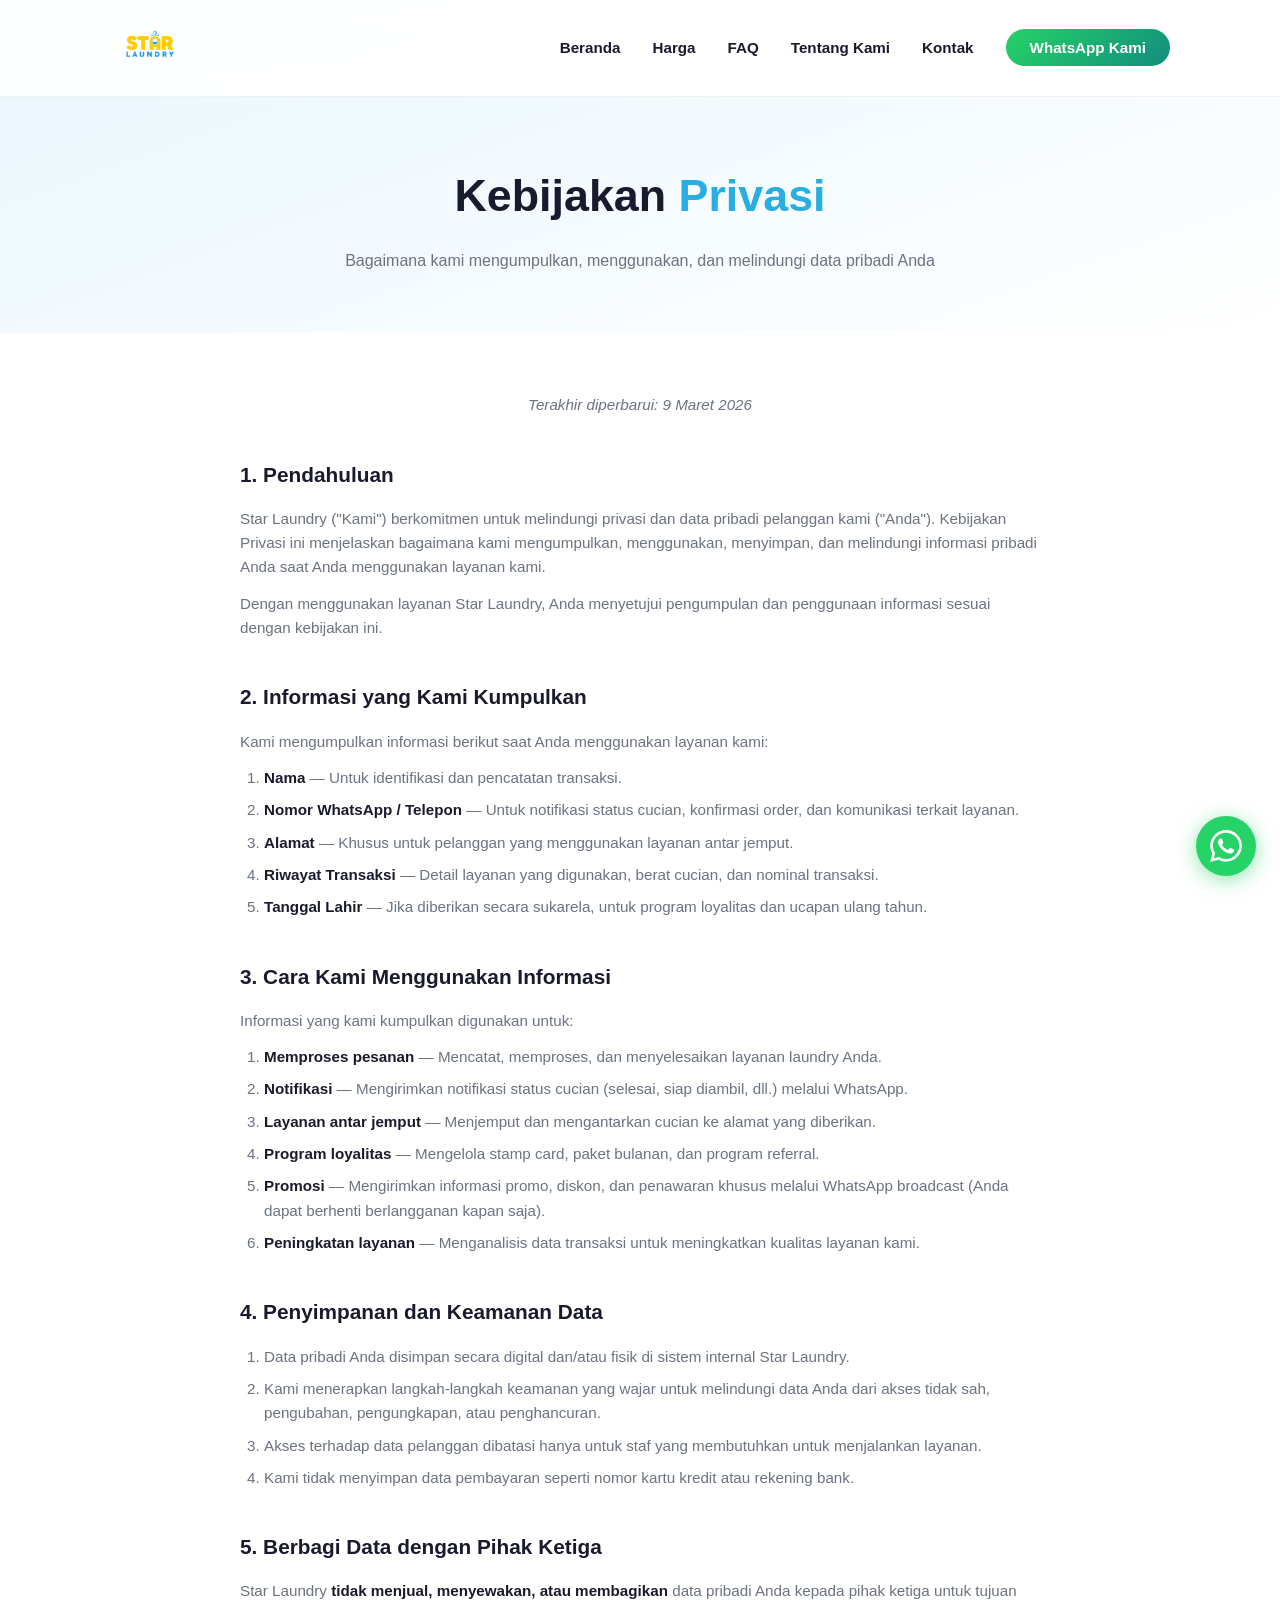
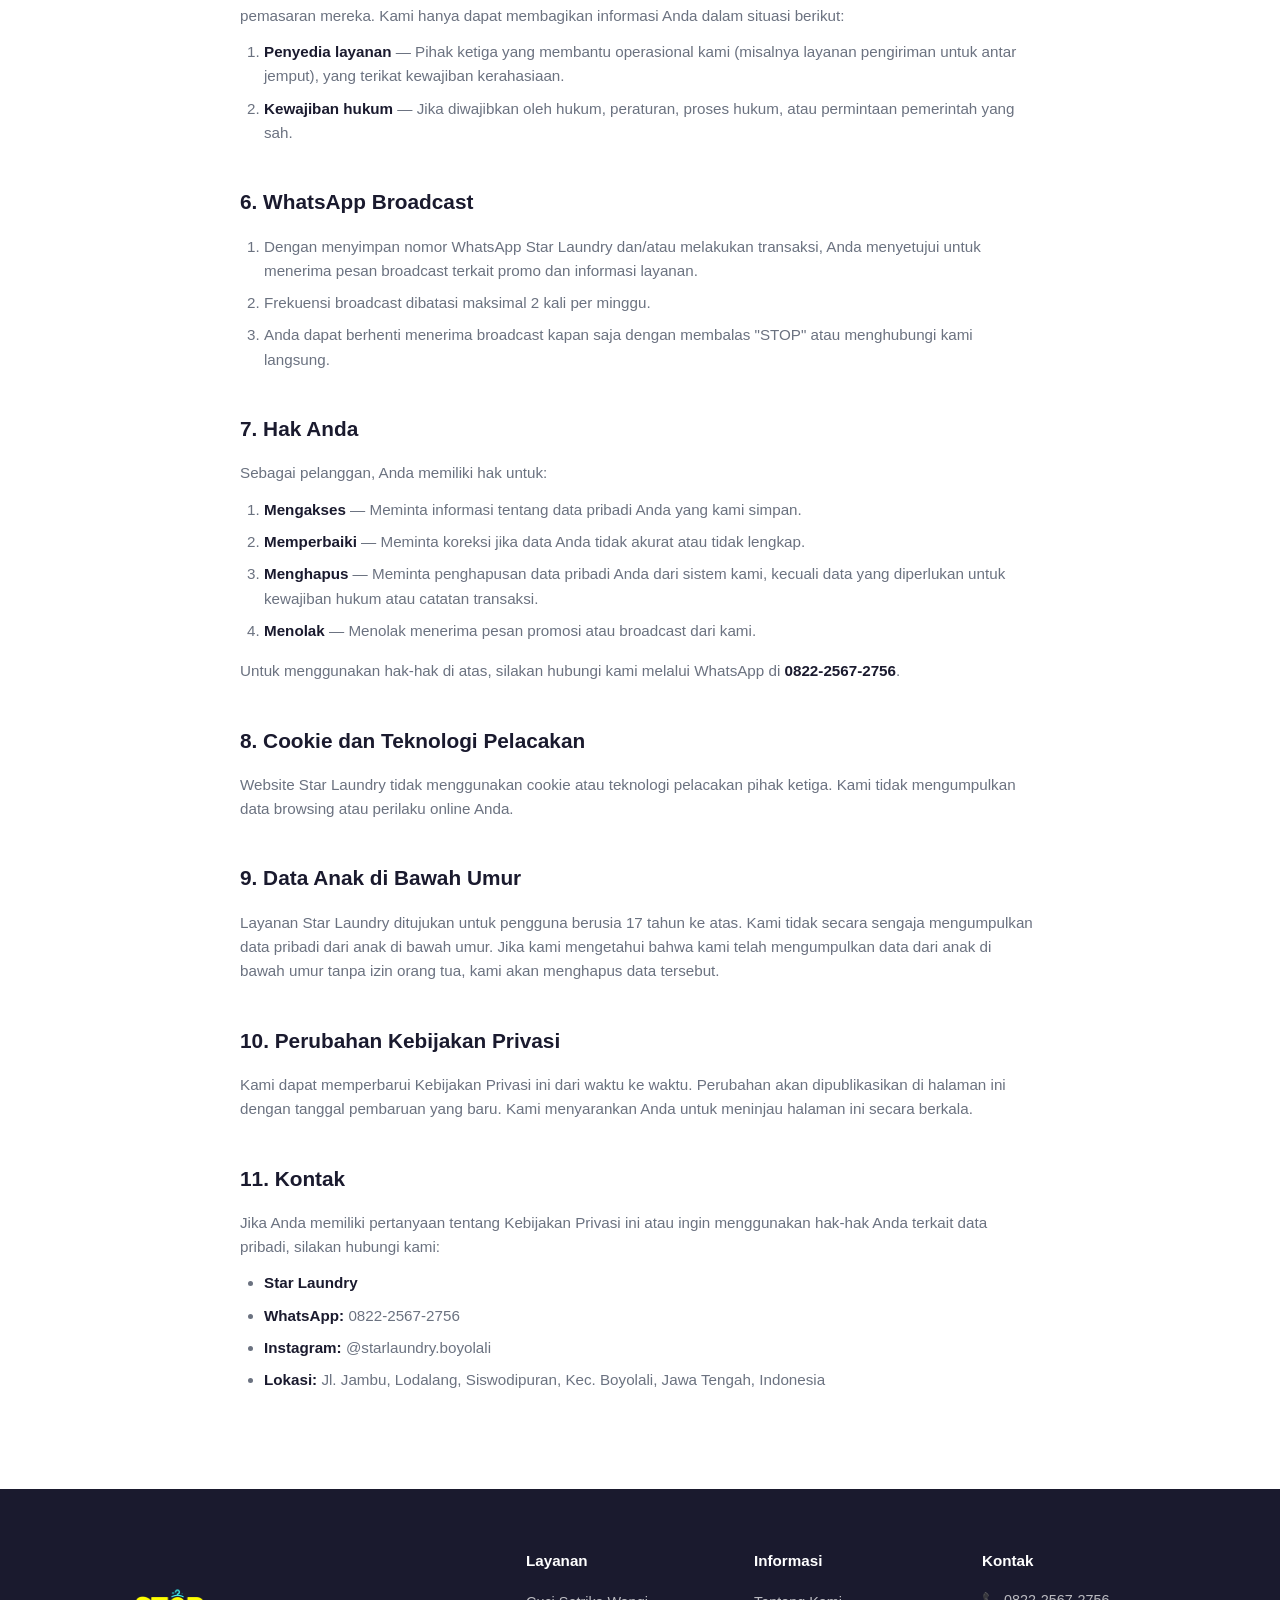
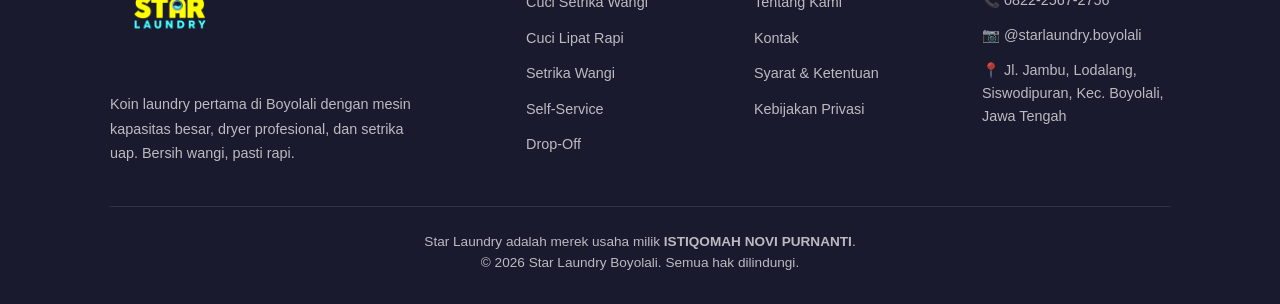
<file: kebijakan-privasi.html>
<!DOCTYPE html>
<html lang="id">
<head>
    <!-- Google Analytics -->
    <script async src="https://www.googletagmanager.com/gtag/js?id=G-BZHKHWPQQ2"></script>
    <script>
      window.dataLayer = window.dataLayer || [];
      function gtag(){dataLayer.push(arguments);}
      gtag('js', new Date());
      gtag('config', 'G-BZHKHWPQQ2');
    </script>
    <meta charset="UTF-8">
    <meta name="viewport" content="width=device-width, initial-scale=1.0">
    <meta name="facebook-domain-verification" content="5jkkccxlnduociiaewu7rvxol54zql" />
    <title>Kebijakan Privasi — Star Laundry Boyolali</title>
    <meta name="description" content="Kebijakan privasi Star Laundry Boyolali. Bagaimana kami mengumpulkan, menggunakan, dan melindungi data pribadi Anda.">
    <link rel="icon" type="image/png" href="static/images/logo.png">
    <link rel="canonical" href="https://starlaundry-byl.com/kebijakan-privasi.html">
    <meta property="og:title" content="Kebijakan Privasi — Star Laundry Boyolali">
    <meta property="og:description" content="Kebijakan privasi Star Laundry Boyolali. Bagaimana kami melindungi data pribadi Anda.">
    <meta property="og:image" content="https://starlaundry-byl.com/logo.png">
    <meta property="og:url" content="https://starlaundry-byl.com/kebijakan-privasi.html">
    <meta property="og:type" content="website">
    <meta property="og:locale" content="id_ID">
    <script type="application/ld+json">
    {
      "@context": "https://schema.org",
      "@type": "Laundromat",
      "name": "Star Laundry Boyolali",
      "url": "https://starlaundry-byl.com",
      "telephone": "+6282225672756",
      "address": {
        "@type": "PostalAddress",
        "streetAddress": "Jl. Jambu, Lodalang, Siswodipuran",
        "addressLocality": "Boyolali",
        "addressRegion": "Jawa Tengah",
        "postalCode": "57311",
        "addressCountry": "ID"
      }
    }
    </script>
    <script type="application/ld+json">
    {
      "@context": "https://schema.org",
      "@type": "BreadcrumbList",
      "itemListElement": [
        {"@type": "ListItem", "position": 1, "name": "Beranda", "item": "https://starlaundry-byl.com/"},
        {"@type": "ListItem", "position": 2, "name": "Kebijakan Privasi", "item": "https://starlaundry-byl.com/kebijakan-privasi.html"}
      ]
    }
    </script>
    <link rel="stylesheet" href="static/css/styles.css">
    <style>
        .page-hero { padding-bottom: 60px; }
        .page-hero p { font-size: 1rem; }
        .content { padding: 60px 0 80px; }
    </style>
    <link rel="alternate" hreflang="id" href="https://starlaundry-byl.com/kebijakan-privasi.html">
    <link rel="preload" as="image" href="static/images/logo.png">
</head>
<body>

<nav>
    <div class="container nav-inner">
        <a href="index.html"><img src="static/images/logo.png" alt="Star Laundry" class="nav-logo"></a>
        <ul class="nav-links" id="navLinks">
            <li><a href="index.html">Beranda</a></li>
            <li><a href="harga.html">Harga</a></li>
            <li><a href="faq.html">FAQ</a></li>
            <li><a href="tentang-kami.html">Tentang Kami</a></li>
            <li><a href="kontak.html">Kontak</a></li>
            <li><a href="https://wa.me/6282225672756?text=Halo%20Star%20Laundry%2C%20saya%20mau%20order" class="nav-cta">WhatsApp Kami</a></li>
        </ul>
        <button class="hamburger" onclick="document.getElementById('navLinks').classList.toggle('open')" aria-label="Menu">
            <span></span><span></span><span></span>
        </button>
    </div>
</nav>

<section class="page-hero">
    <div class="container">
        <h1>Kebijakan <span>Privasi</span></h1>
        <p>Bagaimana kami mengumpulkan, menggunakan, dan melindungi data pribadi Anda</p>
    </div>
</section>

<section class="content">
    <div class="container">
        <div class="legal">
            <p class="update-date">Terakhir diperbarui: 9 Maret 2026</p>

            <h2>1. Pendahuluan</h2>
            <p>Star Laundry ("Kami") berkomitmen untuk melindungi privasi dan data pribadi pelanggan kami ("Anda"). Kebijakan Privasi ini menjelaskan bagaimana kami mengumpulkan, menggunakan, menyimpan, dan melindungi informasi pribadi Anda saat Anda menggunakan layanan kami.</p>
            <p>Dengan menggunakan layanan Star Laundry, Anda menyetujui pengumpulan dan penggunaan informasi sesuai dengan kebijakan ini.</p>

            <h2>2. Informasi yang Kami Kumpulkan</h2>
            <p>Kami mengumpulkan informasi berikut saat Anda menggunakan layanan kami:</p>
            <ol>
                <li><strong>Nama</strong> — Untuk identifikasi dan pencatatan transaksi.</li>
                <li><strong>Nomor WhatsApp / Telepon</strong> — Untuk notifikasi status cucian, konfirmasi order, dan komunikasi terkait layanan.</li>
                <li><strong>Alamat</strong> — Khusus untuk pelanggan yang menggunakan layanan antar jemput.</li>
                <li><strong>Riwayat Transaksi</strong> — Detail layanan yang digunakan, berat cucian, dan nominal transaksi.</li>
                <li><strong>Tanggal Lahir</strong> — Jika diberikan secara sukarela, untuk program loyalitas dan ucapan ulang tahun.</li>
            </ol>

            <h2>3. Cara Kami Menggunakan Informasi</h2>
            <p>Informasi yang kami kumpulkan digunakan untuk:</p>
            <ol>
                <li><strong>Memproses pesanan</strong> — Mencatat, memproses, dan menyelesaikan layanan laundry Anda.</li>
                <li><strong>Notifikasi</strong> — Mengirimkan notifikasi status cucian (selesai, siap diambil, dll.) melalui WhatsApp.</li>
                <li><strong>Layanan antar jemput</strong> — Menjemput dan mengantarkan cucian ke alamat yang diberikan.</li>
                <li><strong>Program loyalitas</strong> — Mengelola stamp card, paket bulanan, dan program referral.</li>
                <li><strong>Promosi</strong> — Mengirimkan informasi promo, diskon, dan penawaran khusus melalui WhatsApp broadcast (Anda dapat berhenti berlangganan kapan saja).</li>
                <li><strong>Peningkatan layanan</strong> — Menganalisis data transaksi untuk meningkatkan kualitas layanan kami.</li>
            </ol>

            <h2>4. Penyimpanan dan Keamanan Data</h2>
            <ol>
                <li>Data pribadi Anda disimpan secara digital dan/atau fisik di sistem internal Star Laundry.</li>
                <li>Kami menerapkan langkah-langkah keamanan yang wajar untuk melindungi data Anda dari akses tidak sah, pengubahan, pengungkapan, atau penghancuran.</li>
                <li>Akses terhadap data pelanggan dibatasi hanya untuk staf yang membutuhkan untuk menjalankan layanan.</li>
                <li>Kami tidak menyimpan data pembayaran seperti nomor kartu kredit atau rekening bank.</li>
            </ol>

            <h2>5. Berbagi Data dengan Pihak Ketiga</h2>
            <p>Star Laundry <strong>tidak menjual, menyewakan, atau membagikan</strong> data pribadi Anda kepada pihak ketiga untuk tujuan pemasaran mereka. Kami hanya dapat membagikan informasi Anda dalam situasi berikut:</p>
            <ol>
                <li><strong>Penyedia layanan</strong> — Pihak ketiga yang membantu operasional kami (misalnya layanan pengiriman untuk antar jemput), yang terikat kewajiban kerahasiaan.</li>
                <li><strong>Kewajiban hukum</strong> — Jika diwajibkan oleh hukum, peraturan, proses hukum, atau permintaan pemerintah yang sah.</li>
            </ol>

            <h2>6. WhatsApp Broadcast</h2>
            <ol>
                <li>Dengan menyimpan nomor WhatsApp Star Laundry dan/atau melakukan transaksi, Anda menyetujui untuk menerima pesan broadcast terkait promo dan informasi layanan.</li>
                <li>Frekuensi broadcast dibatasi maksimal 2 kali per minggu.</li>
                <li>Anda dapat berhenti menerima broadcast kapan saja dengan membalas "STOP" atau menghubungi kami langsung.</li>
            </ol>

            <h2>7. Hak Anda</h2>
            <p>Sebagai pelanggan, Anda memiliki hak untuk:</p>
            <ol>
                <li><strong>Mengakses</strong> — Meminta informasi tentang data pribadi Anda yang kami simpan.</li>
                <li><strong>Memperbaiki</strong> — Meminta koreksi jika data Anda tidak akurat atau tidak lengkap.</li>
                <li><strong>Menghapus</strong> — Meminta penghapusan data pribadi Anda dari sistem kami, kecuali data yang diperlukan untuk kewajiban hukum atau catatan transaksi.</li>
                <li><strong>Menolak</strong> — Menolak menerima pesan promosi atau broadcast dari kami.</li>
            </ol>
            <p>Untuk menggunakan hak-hak di atas, silakan hubungi kami melalui WhatsApp di <strong>0822-2567-2756</strong>.</p>

            <h2>8. Cookie dan Teknologi Pelacakan</h2>
            <p>Website Star Laundry tidak menggunakan cookie atau teknologi pelacakan pihak ketiga. Kami tidak mengumpulkan data browsing atau perilaku online Anda.</p>

            <h2>9. Data Anak di Bawah Umur</h2>
            <p>Layanan Star Laundry ditujukan untuk pengguna berusia 17 tahun ke atas. Kami tidak secara sengaja mengumpulkan data pribadi dari anak di bawah umur. Jika kami mengetahui bahwa kami telah mengumpulkan data dari anak di bawah umur tanpa izin orang tua, kami akan menghapus data tersebut.</p>

            <h2>10. Perubahan Kebijakan Privasi</h2>
            <p>Kami dapat memperbarui Kebijakan Privasi ini dari waktu ke waktu. Perubahan akan dipublikasikan di halaman ini dengan tanggal pembaruan yang baru. Kami menyarankan Anda untuk meninjau halaman ini secara berkala.</p>

            <h2>11. Kontak</h2>
            <p>Jika Anda memiliki pertanyaan tentang Kebijakan Privasi ini atau ingin menggunakan hak-hak Anda terkait data pribadi, silakan hubungi kami:</p>
            <ul>
                <li><strong>Star Laundry</strong></li>
                <li><strong>WhatsApp:</strong> 0822-2567-2756</li>
                <li><strong>Instagram:</strong> @starlaundry.boyolali</li>
                <li><strong>Lokasi:</strong> Jl. Jambu, Lodalang, Siswodipuran, Kec. Boyolali, Jawa Tengah, Indonesia</li>
            </ul>
        </div>
    </div>
</section>

<footer>
    <div class="container">
        <div class="footer-grid">
            <div class="footer-brand">
                <img src="static/images/logo.png" alt="Star Laundry">
                <p>Koin laundry pertama di Boyolali dengan mesin kapasitas besar, dryer profesional, dan setrika uap. Bersih wangi, pasti rapi.</p>
            </div>
            <div>
                <h4>Layanan</h4>
                <ul class="footer-links">
                    <li><a href="index.html#harga">Cuci Setrika Wangi</a></li>
                    <li><a href="index.html#harga">Cuci Lipat Rapi</a></li>
                    <li><a href="index.html#harga">Setrika Wangi</a></li>
                    <li><a href="index.html#harga">Self-Service</a></li>
                    <li><a href="index.html#harga">Drop-Off</a></li>
                </ul>
            </div>
            <div>
                <h4>Informasi</h4>
                <ul class="footer-links">
                    <li><a href="tentang-kami.html">Tentang Kami</a></li>
                    <li><a href="kontak.html">Kontak</a></li>
                    <li><a href="syarat-ketentuan.html">Syarat & Ketentuan</a></li>
                    <li><a href="kebijakan-privasi.html">Kebijakan Privasi</a></li>
                </ul>
            </div>
            <div>
                <h4>Kontak</h4>
                <ul class="footer-contact">
                    <li>&#128222; 0822-2567-2756</li>
                    <li>&#128247; @starlaundry.boyolali</li>
                    <li>&#128205; Jl. Jambu, Lodalang, Siswodipuran, Kec. Boyolali, Jawa Tengah</li>
                </ul>
            </div>
        </div>
        <div class="footer-bottom">
            Star Laundry adalah merek usaha milik <strong>ISTIQOMAH NOVI PURNANTI</strong>.<br>
            &copy; 2026 Star Laundry Boyolali. Semua hak dilindungi.
        </div>
    </div>
</footer>

<a href="https://wa.me/6282225672756?text=Halo%20Star%20Laundry%2C%20saya%20mau%20tanya" class="wa-float" aria-label="Chat WhatsApp">
    <svg viewBox="0 0 24 24"><path d="M17.472 14.382c-.297-.149-1.758-.867-2.03-.967-.273-.099-.471-.148-.67.15-.197.297-.767.966-.94 1.164-.173.199-.347.223-.644.075-.297-.15-1.255-.463-2.39-1.475-.883-.788-1.48-1.761-1.653-2.059-.173-.297-.018-.458.13-.606.134-.133.298-.347.446-.52.149-.174.198-.298.298-.497.099-.198.05-.371-.025-.52-.075-.149-.669-1.612-.916-2.207-.242-.579-.487-.5-.669-.51-.173-.008-.371-.01-.57-.01-.198 0-.52.074-.792.372-.272.297-1.04 1.016-1.04 2.479 0 1.462 1.065 2.875 1.213 3.074.149.198 2.096 3.2 5.077 4.487.709.306 1.262.489 1.694.625.712.227 1.36.195 1.871.118.571-.085 1.758-.719 2.006-1.413.248-.694.248-1.289.173-1.413-.074-.124-.272-.198-.57-.347m-5.421 7.403h-.004a9.87 9.87 0 01-5.031-1.378l-.361-.214-3.741.982.998-3.648-.235-.374a9.86 9.86 0 01-1.51-5.26c.001-5.45 4.436-9.884 9.888-9.884 2.64 0 5.122 1.03 6.988 2.898a9.825 9.825 0 012.893 6.994c-.003 5.45-4.437 9.884-9.885 9.884m8.413-18.297A11.815 11.815 0 0012.05 0C5.495 0 .16 5.335.157 11.892c0 2.096.547 4.142 1.588 5.945L.057 24l6.305-1.654a11.882 11.882 0 005.683 1.448h.005c6.554 0 11.89-5.335 11.893-11.893a11.821 11.821 0 00-3.48-8.413z"/></svg>
</a>

<script src="static/js/main.js"></script>
</body>
</html>
</file>
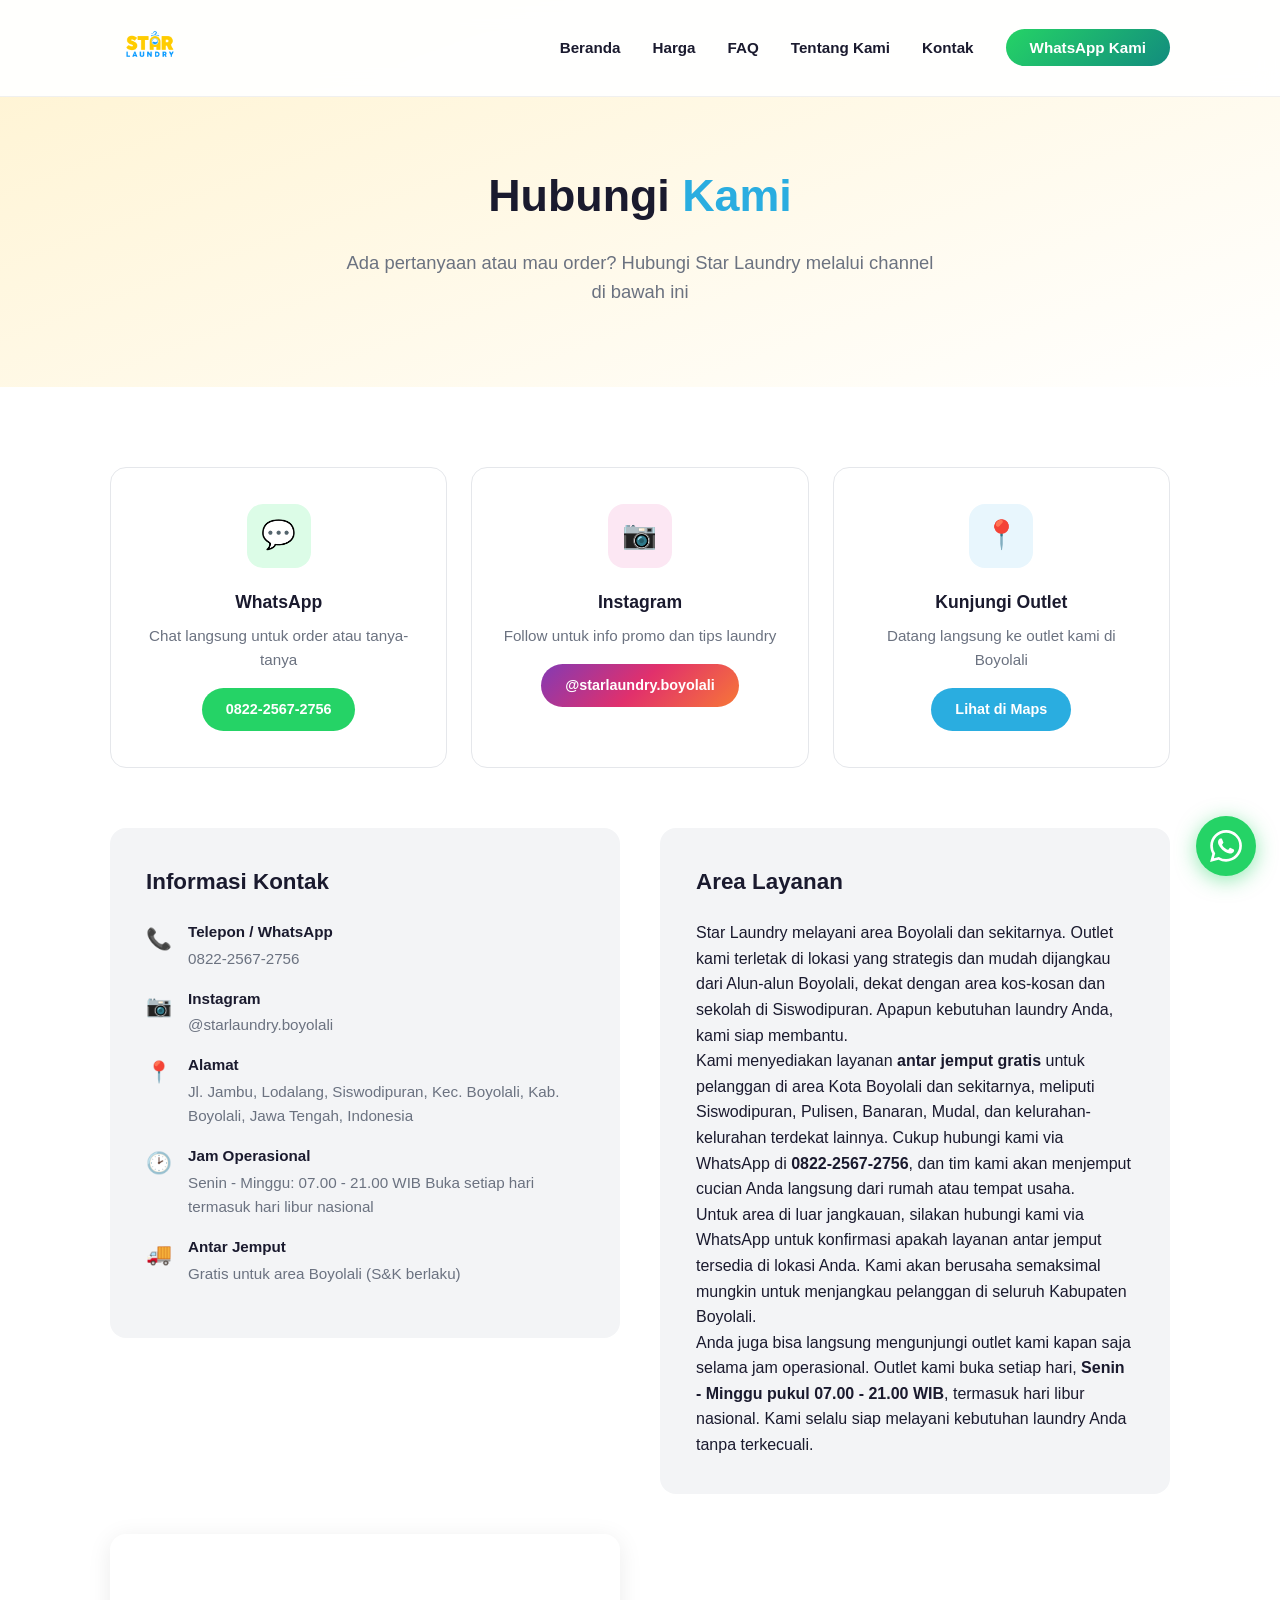
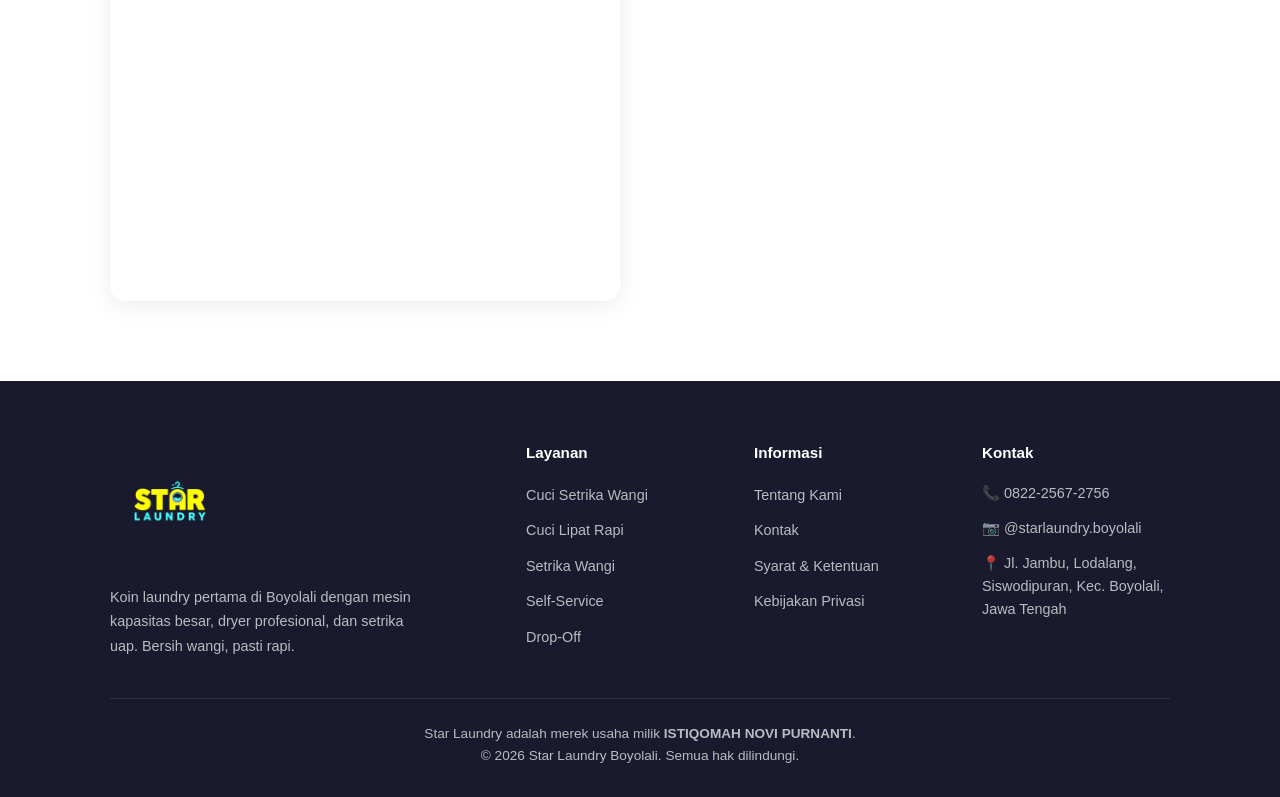
<file: kontak.html>
<!DOCTYPE html>
<html lang="id">
<head>
    <!-- Google Analytics -->
    <script async src="https://www.googletagmanager.com/gtag/js?id=G-BZHKHWPQQ2"></script>
    <script>
      window.dataLayer = window.dataLayer || [];
      function gtag(){dataLayer.push(arguments);}
      gtag('js', new Date());
      gtag('config', 'G-BZHKHWPQQ2');
    </script>
    <meta charset="UTF-8">
    <meta name="viewport" content="width=device-width, initial-scale=1.0">
    <meta name="facebook-domain-verification" content="5jkkccxlnduociiaewu7rvxol54zql" />
    <title>Kontak Star Laundry Boyolali | WhatsApp, Alamat & Jam Buka</title>
    <meta name="description" content="Hubungi Star Laundry Boyolali di 0822-2567-2756. Lokasi: Jl. Jambu, Lodalang, Siswodipuran, Boyolali. Buka setiap hari. Antar jemput gratis tersedia!">
    <link rel="icon" type="image/png" href="static/images/logo.png">
    <link rel="canonical" href="https://starlaundry-byl.com/kontak.html">
    <meta property="og:title" content="Kontak — Star Laundry Boyolali">
    <meta property="og:description" content="Hubungi Star Laundry Boyolali via WhatsApp, Instagram, atau kunjungi outlet kami.">
    <meta property="og:image" content="https://starlaundry-byl.com/logo.png">
    <meta property="og:url" content="https://starlaundry-byl.com/kontak.html">
    <meta property="og:type" content="website">
    <meta property="og:locale" content="id_ID">
    <meta name="twitter:card" content="summary_large_image">
    <meta name="twitter:title" content="Kontak — Star Laundry Boyolali">
    <meta name="twitter:description" content="Hubungi Star Laundry Boyolali via WhatsApp, Instagram, atau kunjungi outlet kami.">
    <meta name="twitter:image" content="https://starlaundry-byl.com/logo.png">
    <script type="application/ld+json">
    {
      "@context": "https://schema.org",
      "@type": "Laundromat",
      "name": "Star Laundry Boyolali",
      "url": "https://starlaundry-byl.com",
      "telephone": "+6282225672756",
      "image": "https://starlaundry-byl.com/logo.png",
      "priceRange": "Rp 5.000 - Rp 15.000/kg",
      "address": {
        "@type": "PostalAddress",
        "streetAddress": "Jl. Jambu, Lodalang, Siswodipuran",
        "addressLocality": "Boyolali",
        "addressRegion": "Jawa Tengah",
        "postalCode": "57311",
        "addressCountry": "ID"
      },
      "geo": {
        "@type": "GeoCoordinates",
        "latitude": -7.5404953,
        "longitude": 110.6051776
      },
      "openingHoursSpecification": [
        {
          "@type": "OpeningHoursSpecification",
          "dayOfWeek": ["Monday","Tuesday","Wednesday","Thursday","Friday","Saturday","Sunday"],
          "opens": "07:00",
          "closes": "21:00"
        }
      ],
      "sameAs": ["https://instagram.com/starlaundry.boyolali"]
    }
    </script>
    <script type="application/ld+json">
    {
      "@context": "https://schema.org",
      "@type": "BreadcrumbList",
      "itemListElement": [
        {"@type": "ListItem", "position": 1, "name": "Beranda", "item": "https://starlaundry-byl.com/"},
        {"@type": "ListItem", "position": 2, "name": "Kontak", "item": "https://starlaundry-byl.com/kontak.html"}
      ]
    }
    </script>
    <link rel="stylesheet" href="static/css/styles.css">
    <style>
        .page-hero { background: linear-gradient(160deg, var(--yellow-light) 0%, var(--white) 100%); }
    </style>
    <link rel="alternate" hreflang="id" href="https://starlaundry-byl.com/kontak.html">
    <link rel="preload" as="image" href="static/images/logo.png">
</head>
<body>

<nav>
    <div class="container nav-inner">
        <a href="index.html"><img src="static/images/logo.png" alt="Star Laundry" class="nav-logo"></a>
        <ul class="nav-links" id="navLinks">
            <li><a href="index.html">Beranda</a></li>
            <li><a href="harga.html">Harga</a></li>
            <li><a href="faq.html">FAQ</a></li>
            <li><a href="tentang-kami.html">Tentang Kami</a></li>
            <li><a href="kontak.html">Kontak</a></li>
            <li><a href="https://wa.me/6282225672756?text=Halo%20Star%20Laundry%2C%20saya%20mau%20order" class="nav-cta">WhatsApp Kami</a></li>
        </ul>
        <button class="hamburger" onclick="document.getElementById('navLinks').classList.toggle('open')" aria-label="Menu">
            <span></span><span></span><span></span>
        </button>
    </div>
</nav>

<section class="page-hero">
    <div class="container">
        <h1>Hubungi <span>Kami</span></h1>
        <p>Ada pertanyaan atau mau order? Hubungi Star Laundry melalui channel di bawah ini</p>
    </div>
</section>

<section class="content">
    <div class="container">
        <div class="contact-grid">
            <div class="contact-card">
                <div class="contact-icon green">&#128172;</div>
                <h3>WhatsApp</h3>
                <p>Chat langsung untuk order atau tanya-tanya</p>
                <a href="https://wa.me/6282225672756?text=Halo%20Star%20Laundry%2C%20saya%20mau%20tanya" class="contact-btn btn-green">0822-2567-2756</a>
            </div>
            <div class="contact-card">
                <div class="contact-icon pink">&#128247;</div>
                <h3>Instagram</h3>
                <p>Follow untuk info promo dan tips laundry</p>
                <a href="https://instagram.com/starlaundry.boyolali" target="_blank" class="contact-btn btn-purple">@starlaundry.boyolali</a>
            </div>
            <div class="contact-card">
                <div class="contact-icon blue">&#128205;</div>
                <h3>Kunjungi Outlet</h3>
                <p>Datang langsung ke outlet kami di Boyolali</p>
                <a href="https://maps.app.goo.gl/DT1r8SS3QcZHC6qx8" target="_blank" class="contact-btn btn-blue">Lihat di Maps</a>
            </div>
        </div>

        <div class="info-section">
            <div class="info-block">
                <h2>Informasi Kontak</h2>
                <div class="info-row">
                    <span class="icon">&#128222;</span>
                    <div class="text">
                        <strong>Telepon / WhatsApp</strong>
                        <span>0822-2567-2756</span>
                    </div>
                </div>
                <div class="info-row">
                    <span class="icon">&#128247;</span>
                    <div class="text">
                        <strong>Instagram</strong>
                        <span>@starlaundry.boyolali</span>
                    </div>
                </div>
                <div class="info-row">
                    <span class="icon">&#128205;</span>
                    <div class="text">
                        <strong>Alamat</strong>
                        <span>Jl. Jambu, Lodalang, Siswodipuran, Kec. Boyolali, Kab. Boyolali, Jawa Tengah, Indonesia</span>
                    </div>
                </div>
                <div class="info-row">
                    <span class="icon">&#128337;</span>
                    <div class="text">
                        <strong>Jam Operasional</strong>
                        <span>Senin - Minggu: 07.00 - 21.00 WIB</span>
                        <span>Buka setiap hari termasuk hari libur nasional</span>
                    </div>
                </div>
                <div class="info-row">
                    <span class="icon">&#128666;</span>
                    <div class="text">
                        <strong>Antar Jemput</strong>
                        <span>Gratis untuk area Boyolali (S&K berlaku)</span>
                    </div>
                </div>
            </div>

            <div class="info-block">
                <h2>Area Layanan</h2>
                <p>Star Laundry melayani area Boyolali dan sekitarnya. Outlet kami terletak di lokasi yang strategis dan mudah dijangkau dari Alun-alun Boyolali, dekat dengan area kos-kosan dan sekolah di Siswodipuran. Apapun kebutuhan laundry Anda, kami siap membantu.</p>
                <p>Kami menyediakan layanan <strong>antar jemput gratis</strong> untuk pelanggan di area Kota Boyolali dan sekitarnya, meliputi Siswodipuran, Pulisen, Banaran, Mudal, dan kelurahan-kelurahan terdekat lainnya. Cukup hubungi kami via WhatsApp di <strong>0822-2567-2756</strong>, dan tim kami akan menjemput cucian Anda langsung dari rumah atau tempat usaha.</p>
                <p>Untuk area di luar jangkauan, silakan hubungi kami via WhatsApp untuk konfirmasi apakah layanan antar jemput tersedia di lokasi Anda. Kami akan berusaha semaksimal mungkin untuk menjangkau pelanggan di seluruh Kabupaten Boyolali.</p>
                <p>Anda juga bisa langsung mengunjungi outlet kami kapan saja selama jam operasional. Outlet kami buka setiap hari, <strong>Senin - Minggu pukul 07.00 - 21.00 WIB</strong>, termasuk hari libur nasional. Kami selalu siap melayani kebutuhan laundry Anda tanpa terkecuali.</p>
            </div>

            <div style="border-radius: var(--radius); overflow: hidden; box-shadow: var(--shadow); min-height: 360px;">
                <iframe src="https://www.google.com/maps/embed?pb=!1m18!1m12!1m3!1d3955.6!2d110.6026027!3d-7.5404953!2m3!1f0!2f0!3f0!3m2!1i1024!2i768!4f13.1!3m3!1m2!1s0x2e7a695a9ef0c4bb%3A0xd1a4bb760c785c6d!2sStar%20Laundry%20Boyolali!5e0!3m2!1sid!2sid!4v1710000000000" width="100%" height="360" style="border:0;" allowfullscreen="" loading="lazy" referrerpolicy="no-referrer-when-downgrade" title="Lokasi Star Laundry Boyolali"></iframe>
            </div>
        </div>
    </div>
</section>

<footer>
    <div class="container">
        <div class="footer-grid">
            <div class="footer-brand">
                <img src="static/images/logo.png" alt="Star Laundry">
                <p>Koin laundry pertama di Boyolali dengan mesin kapasitas besar, dryer profesional, dan setrika uap. Bersih wangi, pasti rapi.</p>
            </div>
            <div>
                <h4>Layanan</h4>
                <ul class="footer-links">
                    <li><a href="index.html#harga">Cuci Setrika Wangi</a></li>
                    <li><a href="index.html#harga">Cuci Lipat Rapi</a></li>
                    <li><a href="index.html#harga">Setrika Wangi</a></li>
                    <li><a href="index.html#harga">Self-Service</a></li>
                    <li><a href="index.html#harga">Drop-Off</a></li>
                </ul>
            </div>
            <div>
                <h4>Informasi</h4>
                <ul class="footer-links">
                    <li><a href="tentang-kami.html">Tentang Kami</a></li>
                    <li><a href="kontak.html">Kontak</a></li>
                    <li><a href="syarat-ketentuan.html">Syarat & Ketentuan</a></li>
                    <li><a href="kebijakan-privasi.html">Kebijakan Privasi</a></li>
                </ul>
            </div>
            <div>
                <h4>Kontak</h4>
                <ul class="footer-contact">
                    <li>&#128222; 0822-2567-2756</li>
                    <li>&#128247; @starlaundry.boyolali</li>
                    <li>&#128205; Jl. Jambu, Lodalang, Siswodipuran, Kec. Boyolali, Jawa Tengah</li>
                </ul>
            </div>
        </div>
        <div class="footer-bottom">
            Star Laundry adalah merek usaha milik <strong>ISTIQOMAH NOVI PURNANTI</strong>.<br>
            &copy; 2026 Star Laundry Boyolali. Semua hak dilindungi.
        </div>
    </div>
</footer>

<a href="https://wa.me/6282225672756?text=Halo%20Star%20Laundry%2C%20saya%20mau%20tanya" class="wa-float" aria-label="Chat WhatsApp">
    <svg viewBox="0 0 24 24"><path d="M17.472 14.382c-.297-.149-1.758-.867-2.03-.967-.273-.099-.471-.148-.67.15-.197.297-.767.966-.94 1.164-.173.199-.347.223-.644.075-.297-.15-1.255-.463-2.39-1.475-.883-.788-1.48-1.761-1.653-2.059-.173-.297-.018-.458.13-.606.134-.133.298-.347.446-.52.149-.174.198-.298.298-.497.099-.198.05-.371-.025-.52-.075-.149-.669-1.612-.916-2.207-.242-.579-.487-.5-.669-.51-.173-.008-.371-.01-.57-.01-.198 0-.52.074-.792.372-.272.297-1.04 1.016-1.04 2.479 0 1.462 1.065 2.875 1.213 3.074.149.198 2.096 3.2 5.077 4.487.709.306 1.262.489 1.694.625.712.227 1.36.195 1.871.118.571-.085 1.758-.719 2.006-1.413.248-.694.248-1.289.173-1.413-.074-.124-.272-.198-.57-.347m-5.421 7.403h-.004a9.87 9.87 0 01-5.031-1.378l-.361-.214-3.741.982.998-3.648-.235-.374a9.86 9.86 0 01-1.51-5.26c.001-5.45 4.436-9.884 9.888-9.884 2.64 0 5.122 1.03 6.988 2.898a9.825 9.825 0 012.893 6.994c-.003 5.45-4.437 9.884-9.885 9.884m8.413-18.297A11.815 11.815 0 0012.05 0C5.495 0 .16 5.335.157 11.892c0 2.096.547 4.142 1.588 5.945L.057 24l6.305-1.654a11.882 11.882 0 005.683 1.448h.005c6.554 0 11.89-5.335 11.893-11.893a11.821 11.821 0 00-3.48-8.413z"/></svg>
</a>

<script src="static/js/main.js"></script>
</body>
</html>
</file>
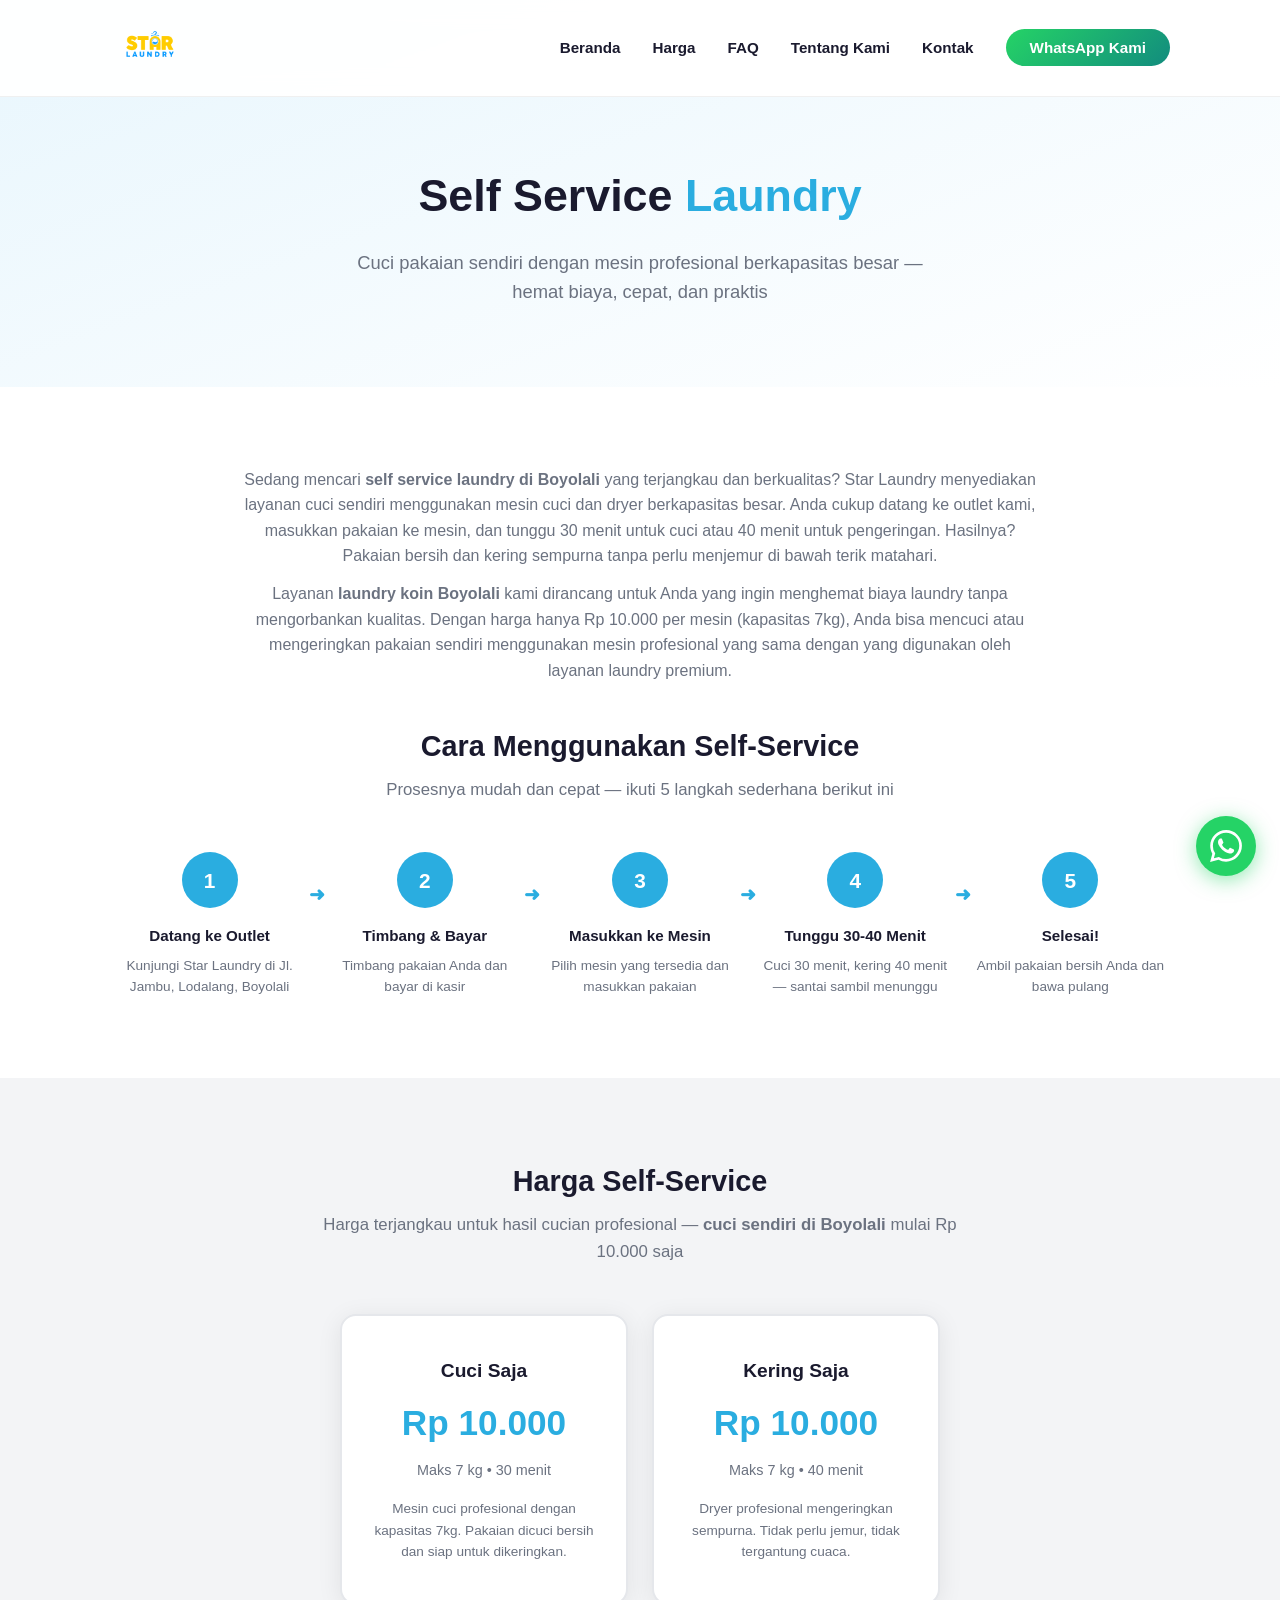
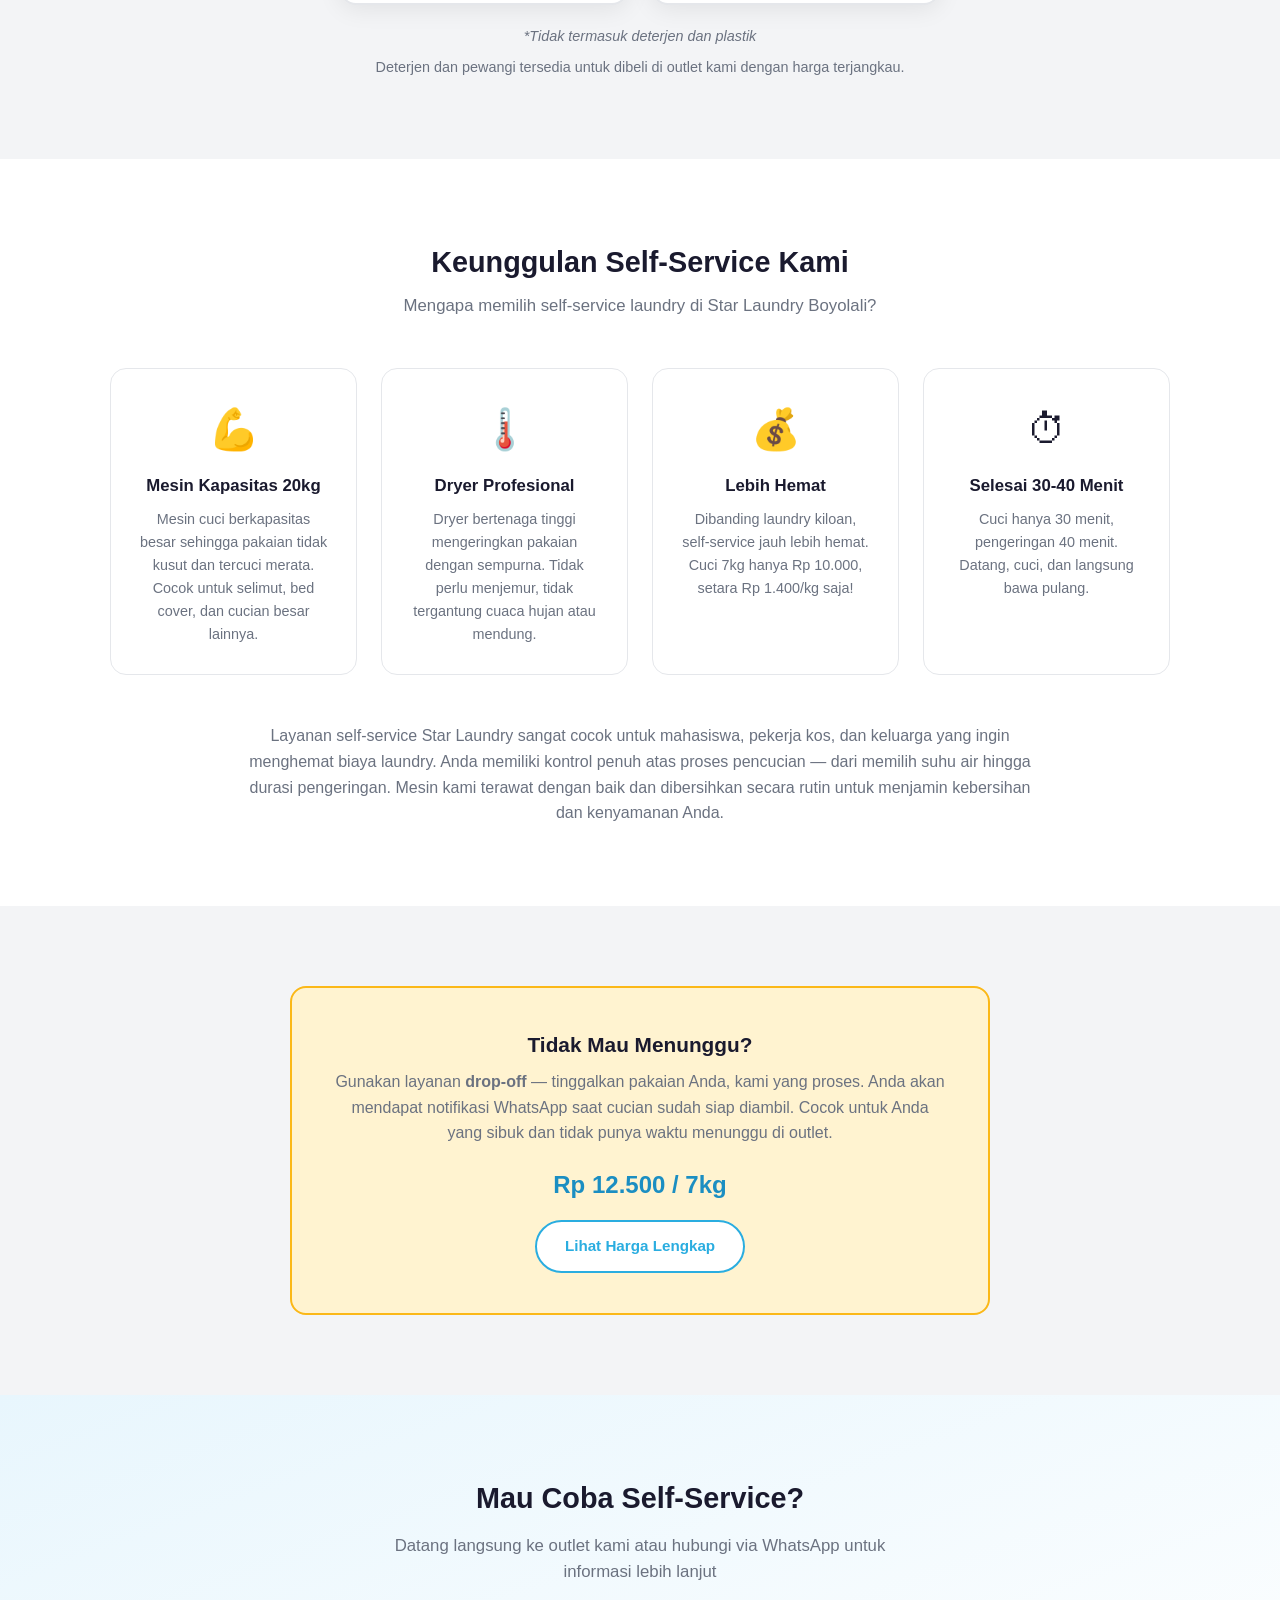
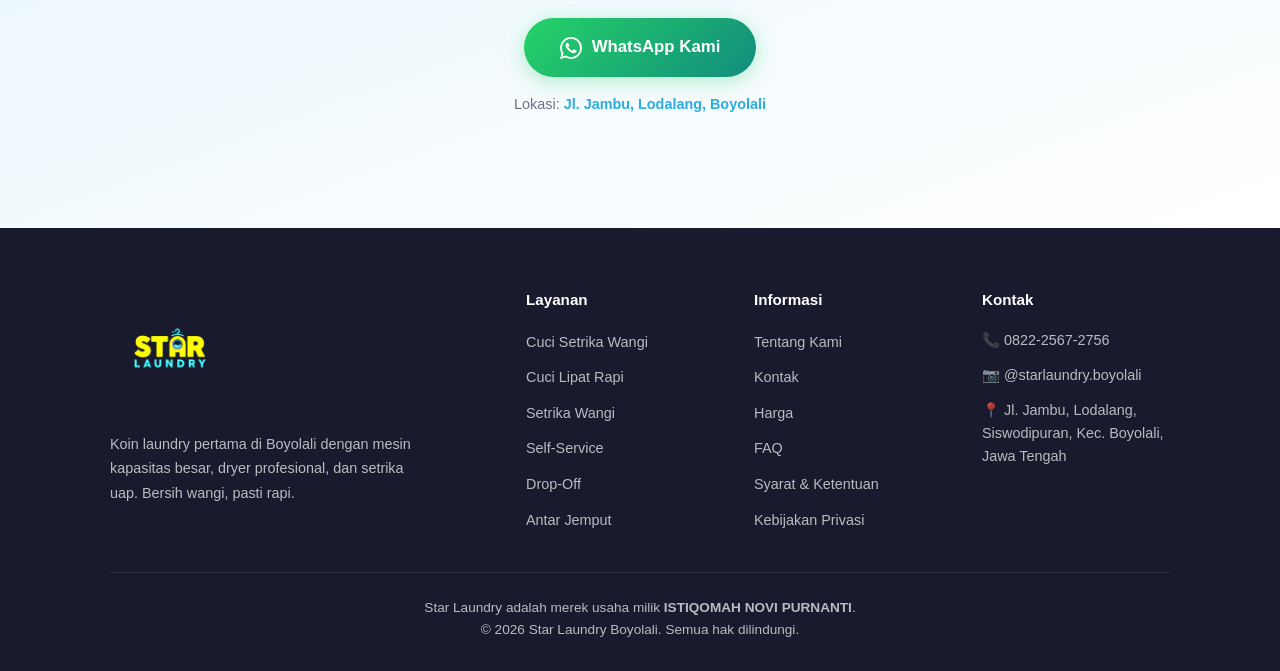
<file: self-service.html>
<!DOCTYPE html>
<html lang="id">
<head>
    <!-- Google Analytics -->
    <script async src="https://www.googletagmanager.com/gtag/js?id=G-BZHKHWPQQ2"></script>
    <script>
      window.dataLayer = window.dataLayer || [];
      function gtag(){dataLayer.push(arguments);}
      gtag('js', new Date());
      gtag('config', 'G-BZHKHWPQQ2');
    </script>
    <meta charset="UTF-8">
    <meta name="viewport" content="width=device-width, initial-scale=1.0">
    <meta name="facebook-domain-verification" content="5jkkccxlnduociiaewu7rvxol54zql" />
    <title>Self Service Laundry Boyolali — Star Laundry | Cuci Sendiri Mulai 10rb</title>
    <meta name="description" content="Self service laundry di Boyolali. Cuci sendiri pakai mesin besar 7kg cuma Rp 10.000. Bersih dalam 40 menit, tidak perlu jemur!">
    <meta name="keywords" content="self service laundry Boyolali, laundry koin Boyolali, cuci sendiri Boyolali">
    <link rel="icon" type="image/png" href="static/images/logo.png">
    <link rel="stylesheet" href="static/css/styles.css">
    <link rel="canonical" href="https://starlaundry-byl.com/self-service.html">
    <meta property="og:title" content="Self Service Laundry Boyolali — Star Laundry | Cuci Sendiri Mulai 10rb">
    <meta property="og:description" content="Self service laundry di Boyolali. Cuci sendiri pakai mesin besar 7kg cuma Rp 10.000. Bersih dalam 40 menit, tidak perlu jemur!">
    <meta property="og:image" content="https://starlaundry-byl.com/logo.png">
    <meta property="og:url" content="https://starlaundry-byl.com/self-service.html">
    <meta property="og:type" content="website">
    <meta property="og:locale" content="id_ID">
    <meta name="twitter:card" content="summary_large_image">
    <meta name="twitter:title" content="Self Service Laundry Boyolali — Star Laundry | Cuci Sendiri Mulai 10rb">
    <meta name="twitter:description" content="Self service laundry di Boyolali. Cuci sendiri pakai mesin besar 7kg cuma Rp 10.000. Bersih dalam 40 menit, tidak perlu jemur!">
    <meta name="twitter:image" content="https://starlaundry-byl.com/logo.png">
    <script type="application/ld+json">
    {
      "@context": "https://schema.org",
      "@type": "Laundromat",
      "name": "Star Laundry Boyolali — Self Service",
      "description": "Self service laundry di Boyolali. Cuci sendiri pakai mesin besar 7kg cuma Rp 10.000.",
      "url": "https://starlaundry-byl.com/self-service.html",
      "telephone": "+6282225672756",
      "image": "https://starlaundry-byl.com/logo.png",
      "priceRange": "Rp 10.000 - Rp 12.500",
      "address": {
        "@type": "PostalAddress",
        "streetAddress": "Jl. Jambu, Lodalang, Siswodipuran",
        "addressLocality": "Boyolali",
        "addressRegion": "Jawa Tengah",
        "postalCode": "57311",
        "addressCountry": "ID"
      },
      "geo": {
        "@type": "GeoCoordinates",
        "latitude": -7.5404953,
        "longitude": 110.6051776
      },
      "sameAs": ["https://instagram.com/starlaundry.boyolali"]
    }
    </script>
    <script type="application/ld+json">
    {
      "@context": "https://schema.org",
      "@type": "BreadcrumbList",
      "itemListElement": [
        {"@type": "ListItem", "position": 1, "name": "Beranda", "item": "https://starlaundry-byl.com/"},
        {"@type": "ListItem", "position": 2, "name": "Self Service", "item": "https://starlaundry-byl.com/self-service.html"}
      ]
    }
    </script>
    <style>
        *, *::before, *::after { box-sizing: border-box; margin: 0; padding: 0; }
        :root {
            --yellow: #FBB818; --yellow-light: #FFF3D0;
            --blue: #2AADE0; --blue-dark: #1B8EC2; --blue-light: #E8F6FD;
            --dark: #1a1a2e; --gray: #6b7280; --gray-light: #f3f4f6; --white: #ffffff;
            --radius: 16px; --shadow: 0 4px 24px rgba(0,0,0,0.08); --shadow-lg: 0 8px 40px rgba(0,0,0,0.12);
        }
        html { scroll-behavior: smooth; }
        body { font-family: -apple-system, BlinkMacSystemFont, 'Segoe UI', Roboto, 'Helvetica Neue', Arial, sans-serif; color: var(--dark); line-height: 1.6; background: var(--white); }
        img { max-width: 100%; height: auto; }
        a { text-decoration: none; color: inherit; }
        .container { max-width: 1100px; margin: 0 auto; padding: 0 20px; }

        /* Nav */
        nav { position: fixed; top: 0; left: 0; right: 0; z-index: 1000; background: rgba(255,255,255,0.95); backdrop-filter: blur(12px); border-bottom: 1px solid rgba(0,0,0,0.06); }
        .nav-inner { display: flex; align-items: center; justify-content: space-between; height: 96px; }
        .nav-logo { height: 80px; }
        .nav-links { display: flex; gap: 32px; list-style: none; align-items: center; }
        .nav-links a { font-weight: 600; font-size: 0.95rem; color: var(--dark); transition: color 0.2s; }
        .nav-links a:hover { color: var(--blue); }
        .nav-cta { background: linear-gradient(135deg, #25D366, #128C7E); color: var(--white) !important; padding: 10px 24px; border-radius: 50px; font-weight: 700; font-size: 0.9rem; }
        .hamburger { display: none; background: none; border: none; cursor: pointer; padding: 8px; }
        .hamburger span { display: block; width: 24px; height: 2.5px; background: var(--dark); margin: 5px 0; border-radius: 2px; }

        /* Hero Banner */
        .page-hero { padding: 160px 0 80px; background: linear-gradient(160deg, var(--blue-light) 0%, var(--white) 100%); text-align: center; }
        .page-hero h1 { font-size: 2.8rem; font-weight: 900; margin-bottom: 16px; }
        .page-hero h1 span { color: var(--blue); }
        .page-hero p { color: var(--gray); font-size: 1.15rem; max-width: 600px; margin: 0 auto; }

        /* Content Sections */
        .content-section { padding: 80px 0; }
        .content-section.alt { background: var(--gray-light); }
        .section-title { text-align: center; font-size: 1.8rem; font-weight: 800; margin-bottom: 8px; }
        .section-subtitle { text-align: center; color: var(--gray); font-size: 1.05rem; margin-bottom: 48px; max-width: 650px; margin-left: auto; margin-right: auto; }

        /* Steps */
        .steps-grid { display: grid; grid-template-columns: repeat(5, 1fr); gap: 16px; position: relative; }
        .step { text-align: center; position: relative; }
        .step-num { width: 56px; height: 56px; background: var(--blue); color: var(--white); border-radius: 50%; display: flex; align-items: center; justify-content: center; font-size: 1.3rem; font-weight: 800; margin: 0 auto 16px; }
        .step h3 { font-size: 0.95rem; font-weight: 700; margin-bottom: 6px; }
        .step p { font-size: 0.85rem; color: var(--gray); }
        .step-arrow { position: absolute; top: 28px; right: -16px; font-size: 1.2rem; color: var(--blue); font-weight: 700; }

        /* Pricing Cards */
        .pricing-row { display: grid; grid-template-columns: repeat(2, 1fr); gap: 24px; max-width: 600px; margin: 0 auto; }
        .price-card { background: var(--white); border: 2px solid #e5e7eb; border-radius: var(--radius); padding: 40px 24px; text-align: center; transition: transform 0.2s, box-shadow 0.2s; }
        .price-card:hover { transform: translateY(-4px); box-shadow: var(--shadow-lg); }
        .price-card h3 { font-size: 1.2rem; font-weight: 700; margin-bottom: 8px; }
        .price-big { font-size: 2.2rem; font-weight: 900; color: var(--blue); }
        .price-detail { font-size: 0.9rem; color: var(--gray); margin-top: 8px; }

        /* Benefits Grid */
        .benefits-grid { display: grid; grid-template-columns: repeat(4, 1fr); gap: 24px; }
        .benefit-card { background: var(--white); border: 1px solid #e5e7eb; border-radius: var(--radius); padding: 28px; text-align: center; }
        .benefit-icon { font-size: 2.5rem; margin-bottom: 12px; }
        .benefit-card h3 { font-size: 1.05rem; font-weight: 700; margin-bottom: 8px; }
        .benefit-card p { font-size: 0.9rem; color: var(--gray); }

        /* Drop-off alternative */
        .alt-box { background: var(--yellow-light); border: 2px solid var(--yellow); border-radius: var(--radius); padding: 40px; text-align: center; max-width: 700px; margin: 0 auto; }
        .alt-box h3 { font-size: 1.3rem; font-weight: 800; margin-bottom: 8px; }
        .alt-box p { color: var(--gray); font-size: 1rem; margin-bottom: 20px; }
        .alt-box .alt-price { font-size: 1.5rem; font-weight: 900; color: var(--blue-dark); margin-bottom: 16px; }

        /* Intro Text */
        .intro-text { max-width: 800px; margin: 0 auto 40px; }
        .intro-text p { color: var(--gray); font-size: 1rem; margin-bottom: 12px; text-align: center; }

        /* CTA Section */
        .cta-section { padding: 80px 0; text-align: center; background: linear-gradient(160deg, var(--blue-light) 0%, var(--white) 100%); }
        .cta-section h2 { font-size: 1.8rem; font-weight: 800; margin-bottom: 12px; }
        .cta-section p { color: var(--gray); font-size: 1.05rem; max-width: 500px; margin: 0 auto 32px; }
        .btn-wa { display: inline-flex; align-items: center; gap: 10px; background: linear-gradient(135deg, #25D366, #128C7E); color: var(--white); padding: 16px 36px; border-radius: 50px; font-weight: 700; font-size: 1.05rem; transition: transform 0.2s, box-shadow 0.2s; }
        .btn-wa:hover { transform: translateY(-2px); box-shadow: 0 8px 24px rgba(37,211,102,0.4); }
        .btn-wa svg { width: 22px; height: 22px; fill: white; }
        .btn-outline { display: inline-flex; align-items: center; gap: 8px; border: 2px solid var(--blue); color: var(--blue); padding: 12px 28px; border-radius: 50px; font-weight: 700; font-size: 0.95rem; transition: all 0.2s; }
        .btn-outline:hover { background: var(--blue); color: var(--white); }

        /* Footer */
        footer { background: var(--dark); color: rgba(255,255,255,0.7); padding: 60px 0 30px; }
        .footer-grid { display: grid; grid-template-columns: 2fr 1fr 1fr 1fr; gap: 40px; margin-bottom: 40px; }
        .footer-brand img { height: 120px; margin-bottom: 16px; filter: brightness(10); }
        .footer-brand p { font-size: 0.9rem; line-height: 1.7; }
        footer h4 { color: var(--white); font-size: 0.95rem; font-weight: 700; margin-bottom: 16px; }
        .footer-links { list-style: none; display: flex; flex-direction: column; gap: 10px; }
        .footer-links a { font-size: 0.9rem; transition: color 0.2s; }
        .footer-links a:hover { color: var(--yellow); }
        .footer-contact li { display: flex; gap: 10px; margin-bottom: 12px; font-size: 0.9rem; list-style: none; }
        .footer-bottom { border-top: 1px solid rgba(255,255,255,0.1); padding-top: 24px; text-align: center; font-size: 0.85rem; }

        /* WA Float */
        .wa-float { position: fixed; bottom: 24px; right: 24px; z-index: 999; width: 60px; height: 60px; background: #25D366; border-radius: 50%; display: flex; align-items: center; justify-content: center; box-shadow: 0 4px 20px rgba(37,211,102,0.5); animation: pulse 2s infinite; }
        .wa-float:hover { transform: scale(1.1); }
        .wa-float svg { width: 32px; height: 32px; fill: white; }
        @keyframes pulse { 0%,100%{box-shadow:0 4px 20px rgba(37,211,102,0.5)} 50%{box-shadow:0 4px 30px rgba(37,211,102,0.8)} }

        @media (max-width: 900px) {
            .nav-links { display: none; }
            .hamburger { display: block; }
            nav .nav-links.open { display: flex; flex-direction: column; position: absolute; top: 96px; left: 0; right: 0; background: var(--white); padding: 20px; box-shadow: var(--shadow); gap: 16px; align-items: center; }
            .steps-grid { grid-template-columns: 1fr; gap: 24px; }
            .step-arrow { display: none; }
            .pricing-row { grid-template-columns: 1fr; }
            .benefits-grid { grid-template-columns: 1fr 1fr; }
            .page-hero h1 { font-size: 2rem; }
            .footer-grid { grid-template-columns: 1fr; text-align: center; }
        }
        @media (max-width: 500px) {
            .benefits-grid { grid-template-columns: 1fr; }
        }
    </style>
    <link rel="alternate" hreflang="id" href="https://starlaundry-byl.com/self-service.html">
    <link rel="preload" as="image" href="static/images/logo.png">
</head>
<body>

<nav>
    <div class="container nav-inner">
        <a href="index.html"><img src="static/images/logo.png" alt="Star Laundry" class="nav-logo"></a>
        <ul class="nav-links" id="navLinks">
            <li><a href="index.html">Beranda</a></li>
            <li><a href="harga.html">Harga</a></li>
            <li><a href="faq.html">FAQ</a></li>
            <li><a href="tentang-kami.html">Tentang Kami</a></li>
            <li><a href="kontak.html">Kontak</a></li>
            <li><a href="https://wa.me/6282225672756?text=Halo%20Star%20Laundry%2C%20saya%20mau%20order" class="nav-cta">WhatsApp Kami</a></li>
        </ul>
        <button class="hamburger" onclick="document.getElementById('navLinks').classList.toggle('open')" aria-label="Menu">
            <span></span><span></span><span></span>
        </button>
    </div>
</nav>

<section class="page-hero">
    <div class="container">
        <h1>Self Service <span>Laundry</span></h1>
        <p>Cuci pakaian sendiri dengan mesin profesional berkapasitas besar — hemat biaya, cepat, dan praktis</p>
    </div>
</section>

<!-- Intro & Penjelasan -->
<section class="content-section">
    <div class="container">
        <div class="intro-text">
            <p>Sedang mencari <strong>self service laundry di Boyolali</strong> yang terjangkau dan berkualitas? Star Laundry menyediakan layanan cuci sendiri menggunakan mesin cuci dan dryer berkapasitas besar. Anda cukup datang ke outlet kami, masukkan pakaian ke mesin, dan tunggu 30 menit untuk cuci atau 40 menit untuk pengeringan. Hasilnya? Pakaian bersih dan kering sempurna tanpa perlu menjemur di bawah terik matahari.</p>
            <p>Layanan <strong>laundry koin Boyolali</strong> kami dirancang untuk Anda yang ingin menghemat biaya laundry tanpa mengorbankan kualitas. Dengan harga hanya Rp 10.000 per mesin (kapasitas 7kg), Anda bisa mencuci atau mengeringkan pakaian sendiri menggunakan mesin profesional yang sama dengan yang digunakan oleh layanan laundry premium.</p>
        </div>

        <h2 class="section-title">Cara Menggunakan Self-Service</h2>
        <p class="section-subtitle">Prosesnya mudah dan cepat — ikuti 5 langkah sederhana berikut ini</p>

        <div class="steps-grid">
            <div class="step">
                <div class="step-num">1</div>
                <h3>Datang ke Outlet</h3>
                <p>Kunjungi Star Laundry di Jl. Jambu, Lodalang, Boyolali</p>
                <span class="step-arrow">&#10140;</span>
            </div>
            <div class="step">
                <div class="step-num">2</div>
                <h3>Timbang & Bayar</h3>
                <p>Timbang pakaian Anda dan bayar di kasir</p>
                <span class="step-arrow">&#10140;</span>
            </div>
            <div class="step">
                <div class="step-num">3</div>
                <h3>Masukkan ke Mesin</h3>
                <p>Pilih mesin yang tersedia dan masukkan pakaian</p>
                <span class="step-arrow">&#10140;</span>
            </div>
            <div class="step">
                <div class="step-num">4</div>
                <h3>Tunggu 30-40 Menit</h3>
                <p>Cuci 30 menit, kering 40 menit — santai sambil menunggu</p>
                <span class="step-arrow">&#10140;</span>
            </div>
            <div class="step">
                <div class="step-num">5</div>
                <h3>Selesai!</h3>
                <p>Ambil pakaian bersih Anda dan bawa pulang</p>
            </div>
        </div>
    </div>
</section>

<!-- Harga Self-Service -->
<section class="content-section alt">
    <div class="container">
        <h2 class="section-title">Harga Self-Service</h2>
        <p class="section-subtitle">Harga terjangkau untuk hasil cucian profesional — <strong>cuci sendiri di Boyolali</strong> mulai Rp 10.000 saja</p>

        <div class="pricing-row">
            <div class="price-card">
                <h3>Cuci Saja</h3>
                <div class="price-big">Rp 10.000</div>
                <p class="price-detail">Maks 7 kg &bull; 30 menit</p>
                <p style="font-size:0.85rem; color:var(--gray); margin-top:16px;">Mesin cuci profesional dengan kapasitas 7kg. Pakaian dicuci bersih dan siap untuk dikeringkan.</p>
            </div>
            <div class="price-card">
                <h3>Kering Saja</h3>
                <div class="price-big">Rp 10.000</div>
                <p class="price-detail">Maks 7 kg &bull; 40 menit</p>
                <p style="font-size:0.85rem; color:var(--gray); margin-top:16px;">Dryer profesional mengeringkan sempurna. Tidak perlu jemur, tidak tergantung cuaca.</p>
            </div>
        </div>
        <p style="text-align:center; margin-top:20px; font-size:0.9rem; color:var(--gray); font-style:italic;">*Tidak termasuk deterjen dan plastik</p>
        <p style="text-align:center; margin-top:8px; font-size:0.9rem; color:var(--gray);">Deterjen dan pewangi tersedia untuk dibeli di outlet kami dengan harga terjangkau.</p>
    </div>
</section>

<!-- Keunggulan -->
<section class="content-section">
    <div class="container">
        <h2 class="section-title">Keunggulan Self-Service Kami</h2>
        <p class="section-subtitle">Mengapa memilih self-service laundry di Star Laundry Boyolali?</p>

        <div class="benefits-grid">
            <div class="benefit-card">
                <div class="benefit-icon">&#128170;</div>
                <h3>Mesin Kapasitas 20kg</h3>
                <p>Mesin cuci berkapasitas besar sehingga pakaian tidak kusut dan tercuci merata. Cocok untuk selimut, bed cover, dan cucian besar lainnya.</p>
            </div>
            <div class="benefit-card">
                <div class="benefit-icon">&#127777;&#65039;</div>
                <h3>Dryer Profesional</h3>
                <p>Dryer bertenaga tinggi mengeringkan pakaian dengan sempurna. Tidak perlu menjemur, tidak tergantung cuaca hujan atau mendung.</p>
            </div>
            <div class="benefit-card">
                <div class="benefit-icon">&#128176;</div>
                <h3>Lebih Hemat</h3>
                <p>Dibanding laundry kiloan, self-service jauh lebih hemat. Cuci 7kg hanya Rp 10.000, setara Rp 1.400/kg saja!</p>
            </div>
            <div class="benefit-card">
                <div class="benefit-icon">&#9201;</div>
                <h3>Selesai 30-40 Menit</h3>
                <p>Cuci hanya 30 menit, pengeringan 40 menit. Datang, cuci, dan langsung bawa pulang.</p>
            </div>
        </div>

        <div style="max-width:800px; margin:48px auto 0; text-align:center;">
            <p style="color:var(--gray); font-size:1rem;">Layanan self-service Star Laundry sangat cocok untuk mahasiswa, pekerja kos, dan keluarga yang ingin menghemat biaya laundry. Anda memiliki kontrol penuh atas proses pencucian — dari memilih suhu air hingga durasi pengeringan. Mesin kami terawat dengan baik dan dibersihkan secara rutin untuk menjamin kebersihan dan kenyamanan Anda.</p>
        </div>
    </div>
</section>

<!-- Drop-Off Alternative -->
<section class="content-section alt">
    <div class="container">
        <div class="alt-box">
            <h3>Tidak Mau Menunggu?</h3>
            <p>Gunakan layanan <strong>drop-off</strong> — tinggalkan pakaian Anda, kami yang proses. Anda akan mendapat notifikasi WhatsApp saat cucian sudah siap diambil. Cocok untuk Anda yang sibuk dan tidak punya waktu menunggu di outlet.</p>
            <div class="alt-price">Rp 12.500 / 7kg</div>
            <a href="harga.html" class="btn-outline">Lihat Harga Lengkap</a>
        </div>
    </div>
</section>

<!-- CTA -->
<section class="cta-section">
    <div class="container">
        <h2>Mau Coba Self-Service?</h2>
        <p>Datang langsung ke outlet kami atau hubungi via WhatsApp untuk informasi lebih lanjut</p>
        <a href="https://wa.me/6282225672756?text=Halo%20Star%20Laundry%2C%20saya%20mau%20tanya%20tentang%20self-service" class="btn-wa">
            <svg viewBox="0 0 24 24"><path d="M17.472 14.382c-.297-.149-1.758-.867-2.03-.967-.273-.099-.471-.148-.67.15-.197.297-.767.966-.94 1.164-.173.199-.347.223-.644.075-.297-.15-1.255-.463-2.39-1.475-.883-.788-1.48-1.761-1.653-2.059-.173-.297-.018-.458.13-.606.134-.133.298-.347.446-.52.149-.174.198-.298.298-.497.099-.198.05-.371-.025-.52-.075-.149-.669-1.612-.916-2.207-.242-.579-.487-.5-.669-.51-.173-.008-.371-.01-.57-.01-.198 0-.52.074-.792.372-.272.297-1.04 1.016-1.04 2.479 0 1.462 1.065 2.875 1.213 3.074.149.198 2.096 3.2 5.077 4.487.709.306 1.262.489 1.694.625.712.227 1.36.195 1.871.118.571-.085 1.758-.719 2.006-1.413.248-.694.248-1.289.173-1.413-.074-.124-.272-.198-.57-.347m-5.421 7.403h-.004a9.87 9.87 0 01-5.031-1.378l-.361-.214-3.741.982.998-3.648-.235-.374a9.86 9.86 0 01-1.51-5.26c.001-5.45 4.436-9.884 9.888-9.884 2.64 0 5.122 1.03 6.988 2.898a9.825 9.825 0 012.893 6.994c-.003 5.45-4.437 9.884-9.885 9.884m8.413-18.297A11.815 11.815 0 0012.05 0C5.495 0 .16 5.335.157 11.892c0 2.096.547 4.142 1.588 5.945L.057 24l6.305-1.654a11.882 11.882 0 005.683 1.448h.005c6.554 0 11.89-5.335 11.893-11.893a11.821 11.821 0 00-3.48-8.413z"/></svg>
            WhatsApp Kami
        </a>
        <p style="margin-top:16px; font-size:0.9rem; color:var(--gray);">Lokasi: <a href="https://maps.app.goo.gl/DT1r8SS3QcZHC6qx8" target="_blank" rel="noopener" style="color:var(--blue); font-weight:600;">Jl. Jambu, Lodalang, Boyolali</a></p>
    </div>
</section>

<footer>
    <div class="container">
        <div class="footer-grid">
            <div class="footer-brand">
                <img src="static/images/logo.png" alt="Star Laundry">
                <p>Koin laundry pertama di Boyolali dengan mesin kapasitas besar, dryer profesional, dan setrika uap. Bersih wangi, pasti rapi.</p>
            </div>
            <div>
                <h4>Layanan</h4>
                <ul class="footer-links">
                    <li><a href="harga.html">Cuci Setrika Wangi</a></li>
                    <li><a href="harga.html">Cuci Lipat Rapi</a></li>
                    <li><a href="harga.html">Setrika Wangi</a></li>
                    <li><a href="self-service.html">Self-Service</a></li>
                    <li><a href="harga.html">Drop-Off</a></li>
                    <li><a href="antar-jemput.html">Antar Jemput</a></li>
                </ul>
            </div>
            <div>
                <h4>Informasi</h4>
                <ul class="footer-links">
                    <li><a href="tentang-kami.html">Tentang Kami</a></li>
                    <li><a href="kontak.html">Kontak</a></li>
                    <li><a href="harga.html">Harga</a></li>
                    <li><a href="faq.html">FAQ</a></li>
                    <li><a href="syarat-ketentuan.html">Syarat & Ketentuan</a></li>
                    <li><a href="kebijakan-privasi.html">Kebijakan Privasi</a></li>
                </ul>
            </div>
            <div>
                <h4>Kontak</h4>
                <ul class="footer-contact">
                    <li>&#128222; 0822-2567-2756</li>
                    <li>&#128247; @starlaundry.boyolali</li>
                    <li>&#128205; Jl. Jambu, Lodalang, Siswodipuran, Kec. Boyolali, Jawa Tengah</li>
                </ul>
            </div>
        </div>
        <div class="footer-bottom">
            Star Laundry adalah merek usaha milik <strong>ISTIQOMAH NOVI PURNANTI</strong>.<br>
            &copy; 2026 Star Laundry Boyolali. Semua hak dilindungi.
        </div>
    </div>
</footer>

<a href="https://wa.me/6282225672756?text=Halo%20Star%20Laundry%2C%20saya%20mau%20tanya%20self-service" class="wa-float" aria-label="Chat WhatsApp">
    <svg viewBox="0 0 24 24"><path d="M17.472 14.382c-.297-.149-1.758-.867-2.03-.967-.273-.099-.471-.148-.67.15-.197.297-.767.966-.94 1.164-.173.199-.347.223-.644.075-.297-.15-1.255-.463-2.39-1.475-.883-.788-1.48-1.761-1.653-2.059-.173-.297-.018-.458.13-.606.134-.133.298-.347.446-.52.149-.174.198-.298.298-.497.099-.198.05-.371-.025-.52-.075-.149-.669-1.612-.916-2.207-.242-.579-.487-.5-.669-.51-.173-.008-.371-.01-.57-.01-.198 0-.52.074-.792.372-.272.297-1.04 1.016-1.04 2.479 0 1.462 1.065 2.875 1.213 3.074.149.198 2.096 3.2 5.077 4.487.709.306 1.262.489 1.694.625.712.227 1.36.195 1.871.118.571-.085 1.758-.719 2.006-1.413.248-.694.248-1.289.173-1.413-.074-.124-.272-.198-.57-.347m-5.421 7.403h-.004a9.87 9.87 0 01-5.031-1.378l-.361-.214-3.741.982.998-3.648-.235-.374a9.86 9.86 0 01-1.51-5.26c.001-5.45 4.436-9.884 9.888-9.884 2.64 0 5.122 1.03 6.988 2.898a9.825 9.825 0 012.893 6.994c-.003 5.45-4.437 9.884-9.885 9.884m8.413-18.297A11.815 11.815 0 0012.05 0C5.495 0 .16 5.335.157 11.892c0 2.096.547 4.142 1.588 5.945L.057 24l6.305-1.654a11.882 11.882 0 005.683 1.448h.005c6.554 0 11.89-5.335 11.893-11.893a11.821 11.821 0 00-3.48-8.413z"/></svg>
</a>

<script src="static/js/main.js"></script>
</body>
</html>
</file>
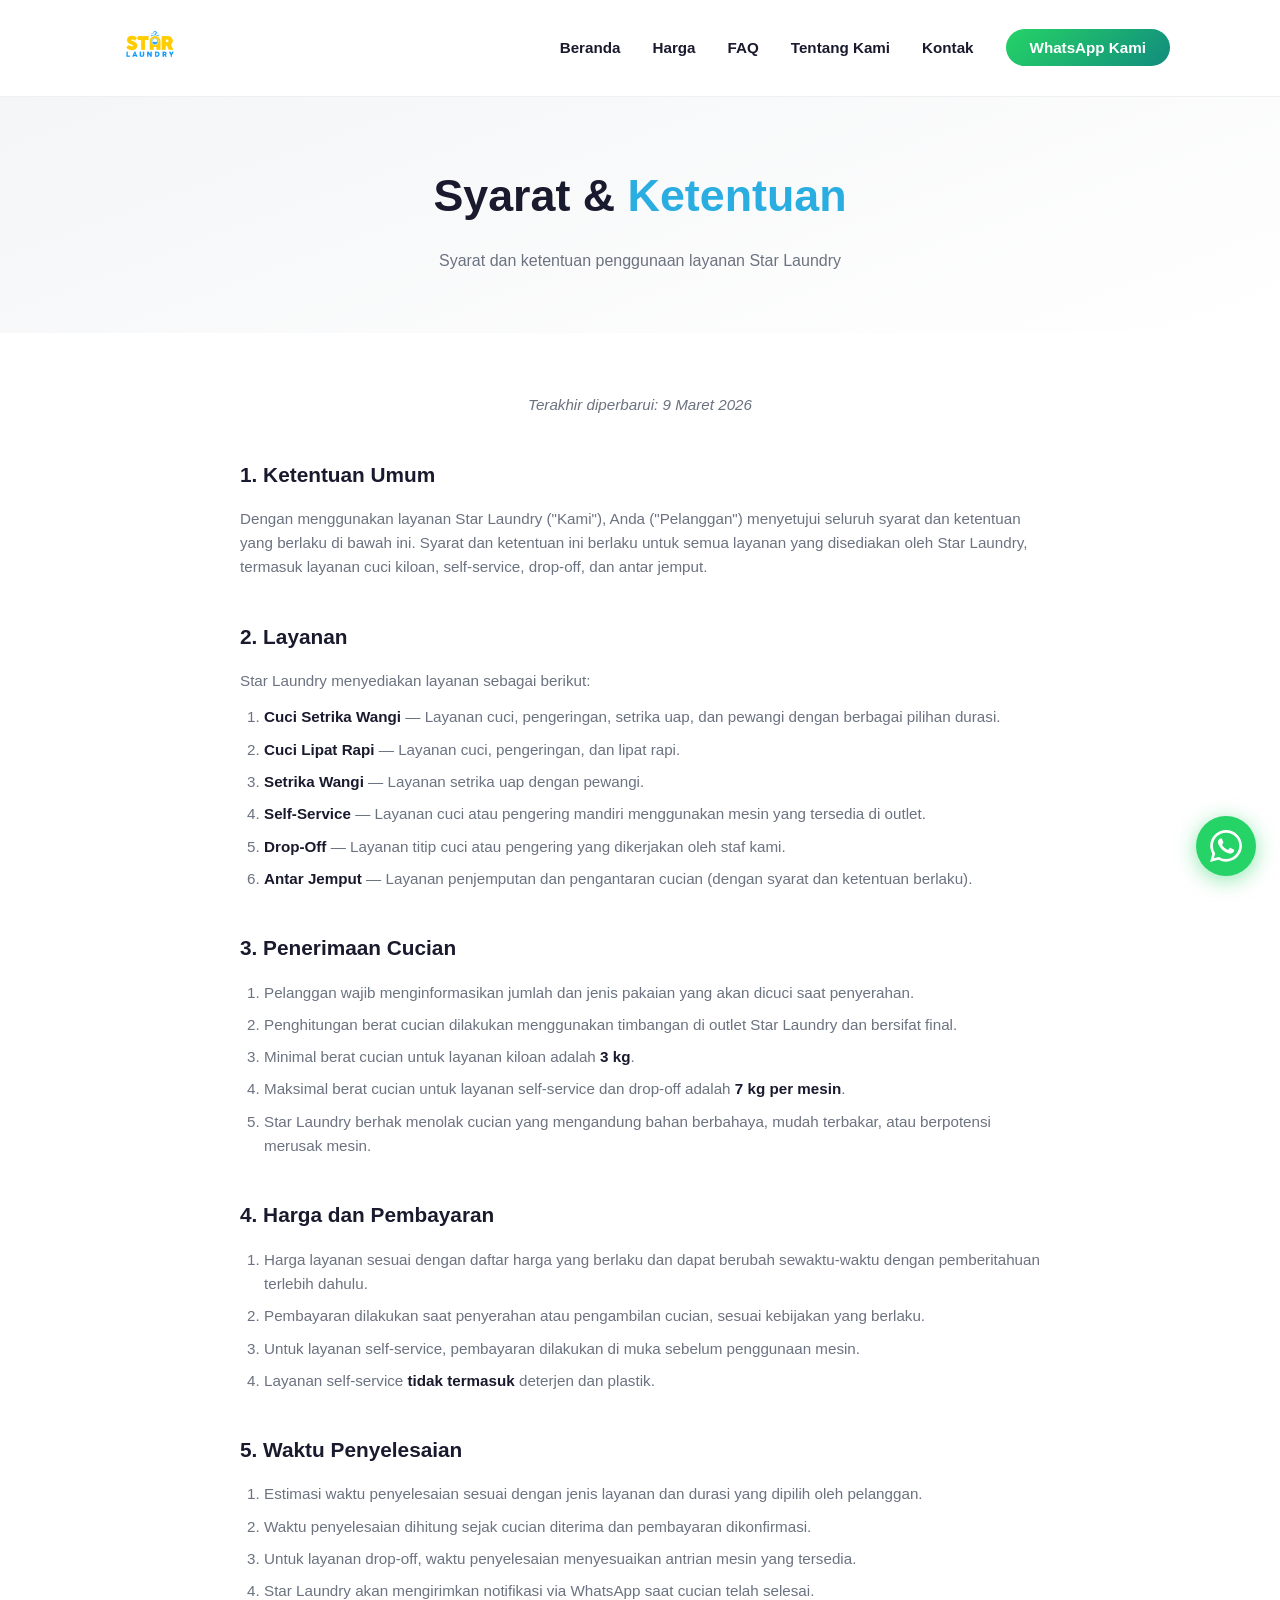
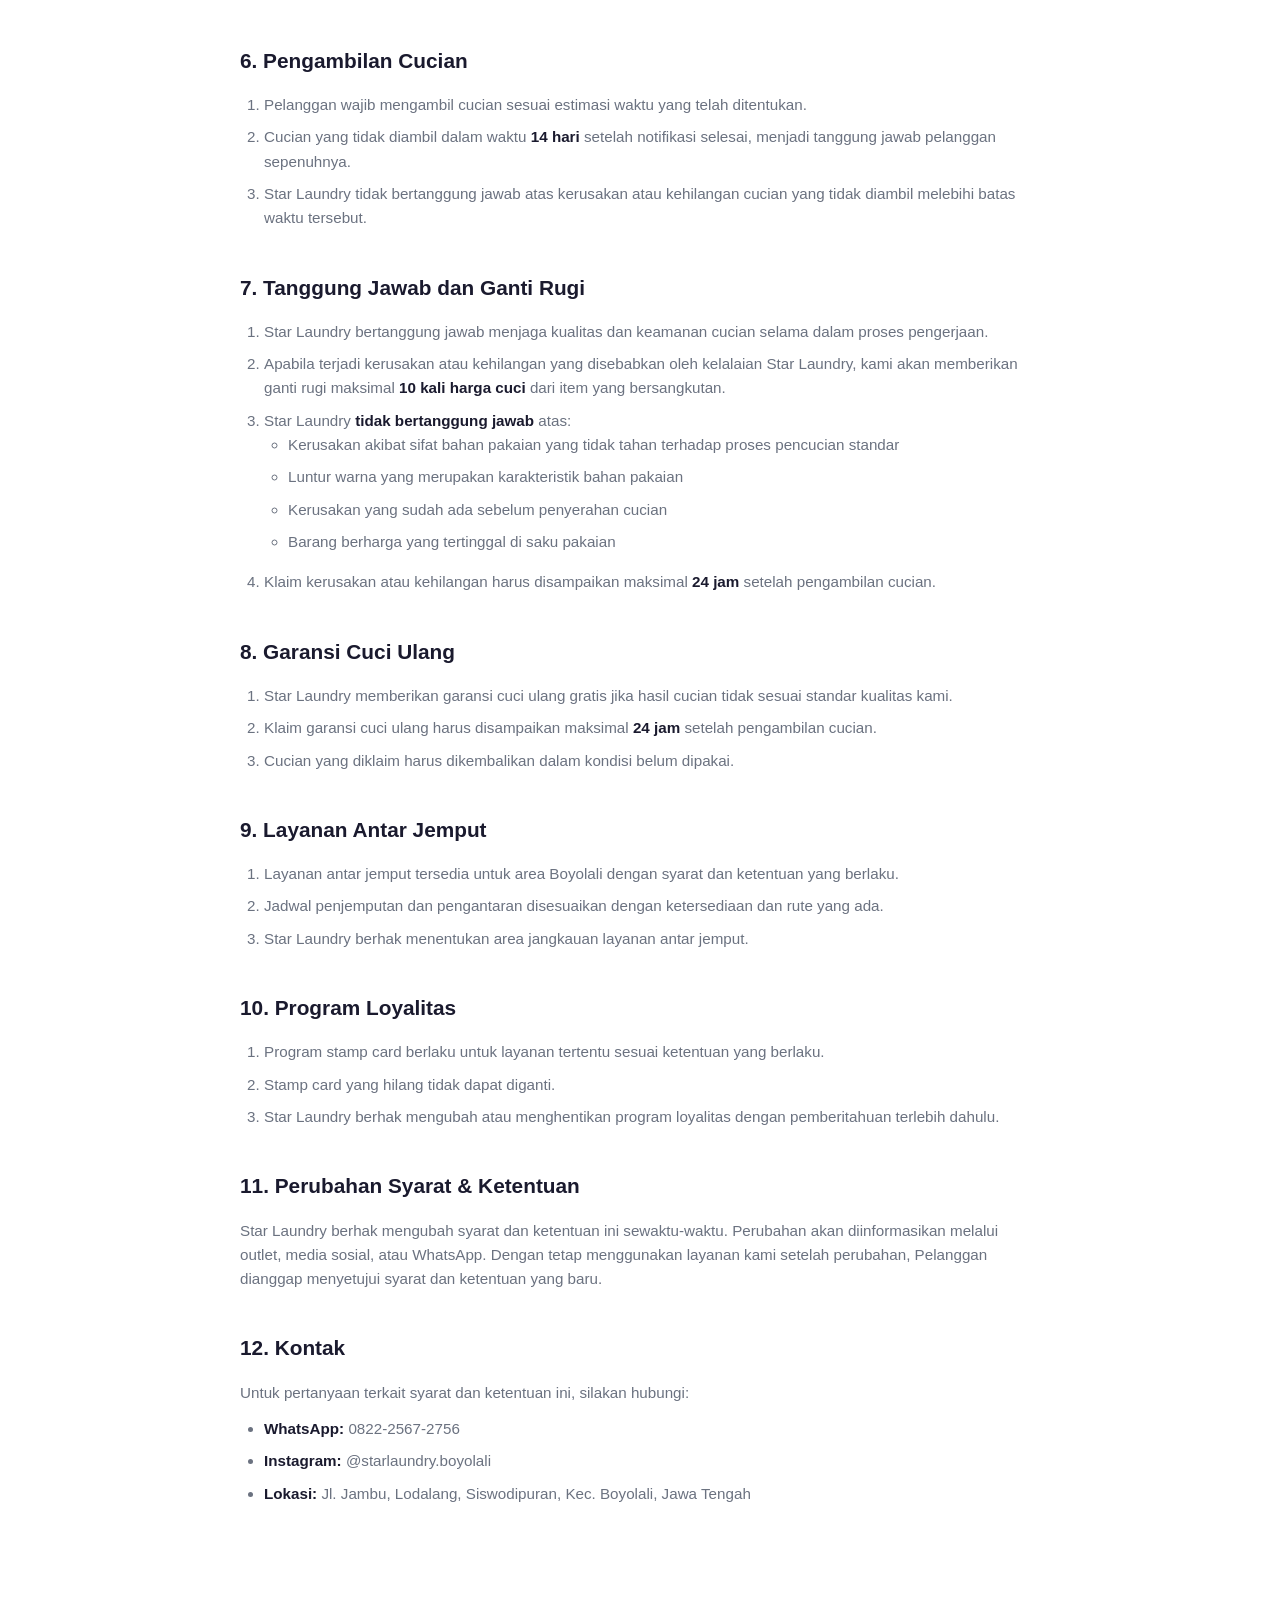
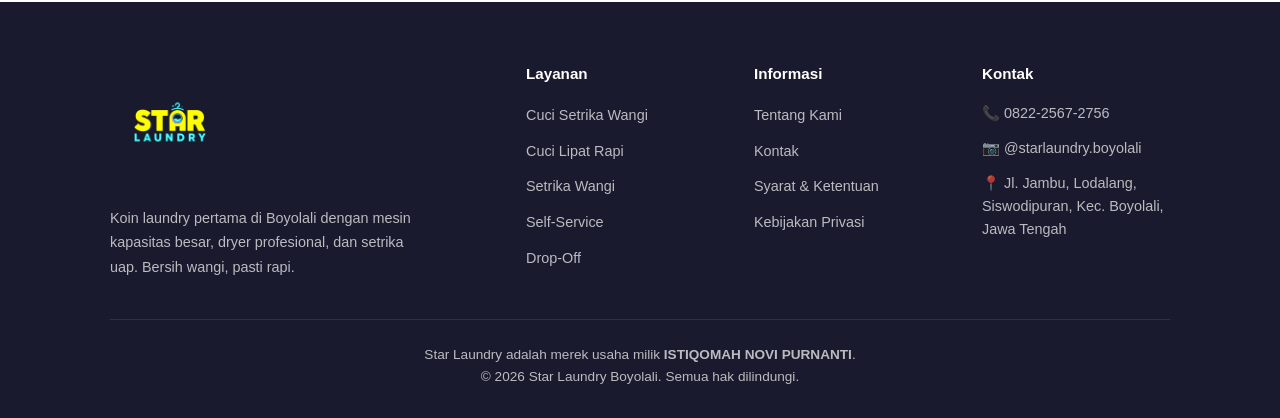
<file: syarat-ketentuan.html>
<!DOCTYPE html>
<html lang="id">
<head>
    <!-- Google Analytics -->
    <script async src="https://www.googletagmanager.com/gtag/js?id=G-BZHKHWPQQ2"></script>
    <script>
      window.dataLayer = window.dataLayer || [];
      function gtag(){dataLayer.push(arguments);}
      gtag('js', new Date());
      gtag('config', 'G-BZHKHWPQQ2');
    </script>
    <meta charset="UTF-8">
    <meta name="viewport" content="width=device-width, initial-scale=1.0">
    <meta name="facebook-domain-verification" content="5jkkccxlnduociiaewu7rvxol54zql" />
    <title>Syarat & Ketentuan — Star Laundry Boyolali</title>
    <meta name="description" content="Syarat dan ketentuan layanan Star Laundry Boyolali. Baca sebelum menggunakan layanan kami.">
    <link rel="icon" type="image/png" href="static/images/logo.png">
    <link rel="canonical" href="https://starlaundry-byl.com/syarat-ketentuan.html">
    <meta property="og:title" content="Syarat & Ketentuan — Star Laundry Boyolali">
    <meta property="og:description" content="Syarat dan ketentuan layanan Star Laundry Boyolali.">
    <meta property="og:image" content="https://starlaundry-byl.com/logo.png">
    <meta property="og:url" content="https://starlaundry-byl.com/syarat-ketentuan.html">
    <meta property="og:type" content="website">
    <meta property="og:locale" content="id_ID">
    <script type="application/ld+json">
    {
      "@context": "https://schema.org",
      "@type": "Laundromat",
      "name": "Star Laundry Boyolali",
      "url": "https://starlaundry-byl.com",
      "telephone": "+6282225672756",
      "address": {
        "@type": "PostalAddress",
        "streetAddress": "Jl. Jambu, Lodalang, Siswodipuran",
        "addressLocality": "Boyolali",
        "addressRegion": "Jawa Tengah",
        "postalCode": "57311",
        "addressCountry": "ID"
      }
    }
    </script>
    <script type="application/ld+json">
    {
      "@context": "https://schema.org",
      "@type": "BreadcrumbList",
      "itemListElement": [
        {"@type": "ListItem", "position": 1, "name": "Beranda", "item": "https://starlaundry-byl.com/"},
        {"@type": "ListItem", "position": 2, "name": "Syarat & Ketentuan", "item": "https://starlaundry-byl.com/syarat-ketentuan.html"}
      ]
    }
    </script>
    <link rel="stylesheet" href="static/css/styles.css">
    <style>
        .page-hero { padding-bottom: 60px; background: linear-gradient(160deg, var(--gray-light) 0%, var(--white) 100%); }
        .page-hero p { font-size: 1rem; }
        .content { padding: 60px 0 80px; }
    </style>
    <link rel="alternate" hreflang="id" href="https://starlaundry-byl.com/syarat-ketentuan.html">
    <link rel="preload" as="image" href="static/images/logo.png">
</head>
<body>

<nav>
    <div class="container nav-inner">
        <a href="index.html"><img src="static/images/logo.png" alt="Star Laundry" class="nav-logo"></a>
        <ul class="nav-links" id="navLinks">
            <li><a href="index.html">Beranda</a></li>
            <li><a href="harga.html">Harga</a></li>
            <li><a href="faq.html">FAQ</a></li>
            <li><a href="tentang-kami.html">Tentang Kami</a></li>
            <li><a href="kontak.html">Kontak</a></li>
            <li><a href="https://wa.me/6282225672756?text=Halo%20Star%20Laundry%2C%20saya%20mau%20order" class="nav-cta">WhatsApp Kami</a></li>
        </ul>
        <button class="hamburger" onclick="document.getElementById('navLinks').classList.toggle('open')" aria-label="Menu">
            <span></span><span></span><span></span>
        </button>
    </div>
</nav>

<section class="page-hero">
    <div class="container">
        <h1>Syarat & <span>Ketentuan</span></h1>
        <p>Syarat dan ketentuan penggunaan layanan Star Laundry</p>
    </div>
</section>

<section class="content">
    <div class="container">
        <div class="legal">
            <p class="update-date">Terakhir diperbarui: 9 Maret 2026</p>

            <h2>1. Ketentuan Umum</h2>
            <p>Dengan menggunakan layanan Star Laundry ("Kami"), Anda ("Pelanggan") menyetujui seluruh syarat dan ketentuan yang berlaku di bawah ini. Syarat dan ketentuan ini berlaku untuk semua layanan yang disediakan oleh Star Laundry, termasuk layanan cuci kiloan, self-service, drop-off, dan antar jemput.</p>

            <h2>2. Layanan</h2>
            <p>Star Laundry menyediakan layanan sebagai berikut:</p>
            <ol>
                <li><strong>Cuci Setrika Wangi</strong> — Layanan cuci, pengeringan, setrika uap, dan pewangi dengan berbagai pilihan durasi.</li>
                <li><strong>Cuci Lipat Rapi</strong> — Layanan cuci, pengeringan, dan lipat rapi.</li>
                <li><strong>Setrika Wangi</strong> — Layanan setrika uap dengan pewangi.</li>
                <li><strong>Self-Service</strong> — Layanan cuci atau pengering mandiri menggunakan mesin yang tersedia di outlet.</li>
                <li><strong>Drop-Off</strong> — Layanan titip cuci atau pengering yang dikerjakan oleh staf kami.</li>
                <li><strong>Antar Jemput</strong> — Layanan penjemputan dan pengantaran cucian (dengan syarat dan ketentuan berlaku).</li>
            </ol>

            <h2>3. Penerimaan Cucian</h2>
            <ol>
                <li>Pelanggan wajib menginformasikan jumlah dan jenis pakaian yang akan dicuci saat penyerahan.</li>
                <li>Penghitungan berat cucian dilakukan menggunakan timbangan di outlet Star Laundry dan bersifat final.</li>
                <li>Minimal berat cucian untuk layanan kiloan adalah <strong>3 kg</strong>.</li>
                <li>Maksimal berat cucian untuk layanan self-service dan drop-off adalah <strong>7 kg per mesin</strong>.</li>
                <li>Star Laundry berhak menolak cucian yang mengandung bahan berbahaya, mudah terbakar, atau berpotensi merusak mesin.</li>
            </ol>

            <h2>4. Harga dan Pembayaran</h2>
            <ol>
                <li>Harga layanan sesuai dengan daftar harga yang berlaku dan dapat berubah sewaktu-waktu dengan pemberitahuan terlebih dahulu.</li>
                <li>Pembayaran dilakukan saat penyerahan atau pengambilan cucian, sesuai kebijakan yang berlaku.</li>
                <li>Untuk layanan self-service, pembayaran dilakukan di muka sebelum penggunaan mesin.</li>
                <li>Layanan self-service <strong>tidak termasuk</strong> deterjen dan plastik.</li>
            </ol>

            <h2>5. Waktu Penyelesaian</h2>
            <ol>
                <li>Estimasi waktu penyelesaian sesuai dengan jenis layanan dan durasi yang dipilih oleh pelanggan.</li>
                <li>Waktu penyelesaian dihitung sejak cucian diterima dan pembayaran dikonfirmasi.</li>
                <li>Untuk layanan drop-off, waktu penyelesaian menyesuaikan antrian mesin yang tersedia.</li>
                <li>Star Laundry akan mengirimkan notifikasi via WhatsApp saat cucian telah selesai.</li>
            </ol>

            <h2>6. Pengambilan Cucian</h2>
            <ol>
                <li>Pelanggan wajib mengambil cucian sesuai estimasi waktu yang telah ditentukan.</li>
                <li>Cucian yang tidak diambil dalam waktu <strong>14 hari</strong> setelah notifikasi selesai, menjadi tanggung jawab pelanggan sepenuhnya.</li>
                <li>Star Laundry tidak bertanggung jawab atas kerusakan atau kehilangan cucian yang tidak diambil melebihi batas waktu tersebut.</li>
            </ol>

            <h2>7. Tanggung Jawab dan Ganti Rugi</h2>
            <ol>
                <li>Star Laundry bertanggung jawab menjaga kualitas dan keamanan cucian selama dalam proses pengerjaan.</li>
                <li>Apabila terjadi kerusakan atau kehilangan yang disebabkan oleh kelalaian Star Laundry, kami akan memberikan ganti rugi maksimal <strong>10 kali harga cuci</strong> dari item yang bersangkutan.</li>
                <li>Star Laundry <strong>tidak bertanggung jawab</strong> atas:
                    <ul>
                        <li>Kerusakan akibat sifat bahan pakaian yang tidak tahan terhadap proses pencucian standar</li>
                        <li>Luntur warna yang merupakan karakteristik bahan pakaian</li>
                        <li>Kerusakan yang sudah ada sebelum penyerahan cucian</li>
                        <li>Barang berharga yang tertinggal di saku pakaian</li>
                    </ul>
                </li>
                <li>Klaim kerusakan atau kehilangan harus disampaikan maksimal <strong>24 jam</strong> setelah pengambilan cucian.</li>
            </ol>

            <h2>8. Garansi Cuci Ulang</h2>
            <ol>
                <li>Star Laundry memberikan garansi cuci ulang gratis jika hasil cucian tidak sesuai standar kualitas kami.</li>
                <li>Klaim garansi cuci ulang harus disampaikan maksimal <strong>24 jam</strong> setelah pengambilan cucian.</li>
                <li>Cucian yang diklaim harus dikembalikan dalam kondisi belum dipakai.</li>
            </ol>

            <h2>9. Layanan Antar Jemput</h2>
            <ol>
                <li>Layanan antar jemput tersedia untuk area Boyolali dengan syarat dan ketentuan yang berlaku.</li>
                <li>Jadwal penjemputan dan pengantaran disesuaikan dengan ketersediaan dan rute yang ada.</li>
                <li>Star Laundry berhak menentukan area jangkauan layanan antar jemput.</li>
            </ol>

            <h2>10. Program Loyalitas</h2>
            <ol>
                <li>Program stamp card berlaku untuk layanan tertentu sesuai ketentuan yang berlaku.</li>
                <li>Stamp card yang hilang tidak dapat diganti.</li>
                <li>Star Laundry berhak mengubah atau menghentikan program loyalitas dengan pemberitahuan terlebih dahulu.</li>
            </ol>

            <h2>11. Perubahan Syarat & Ketentuan</h2>
            <p>Star Laundry berhak mengubah syarat dan ketentuan ini sewaktu-waktu. Perubahan akan diinformasikan melalui outlet, media sosial, atau WhatsApp. Dengan tetap menggunakan layanan kami setelah perubahan, Pelanggan dianggap menyetujui syarat dan ketentuan yang baru.</p>

            <h2>12. Kontak</h2>
            <p>Untuk pertanyaan terkait syarat dan ketentuan ini, silakan hubungi:</p>
            <ul>
                <li><strong>WhatsApp:</strong> 0822-2567-2756</li>
                <li><strong>Instagram:</strong> @starlaundry.boyolali</li>
                <li><strong>Lokasi:</strong> Jl. Jambu, Lodalang, Siswodipuran, Kec. Boyolali, Jawa Tengah</li>
            </ul>
        </div>
    </div>
</section>

<footer>
    <div class="container">
        <div class="footer-grid">
            <div class="footer-brand">
                <img src="static/images/logo.png" alt="Star Laundry">
                <p>Koin laundry pertama di Boyolali dengan mesin kapasitas besar, dryer profesional, dan setrika uap. Bersih wangi, pasti rapi.</p>
            </div>
            <div>
                <h4>Layanan</h4>
                <ul class="footer-links">
                    <li><a href="index.html#harga">Cuci Setrika Wangi</a></li>
                    <li><a href="index.html#harga">Cuci Lipat Rapi</a></li>
                    <li><a href="index.html#harga">Setrika Wangi</a></li>
                    <li><a href="index.html#harga">Self-Service</a></li>
                    <li><a href="index.html#harga">Drop-Off</a></li>
                </ul>
            </div>
            <div>
                <h4>Informasi</h4>
                <ul class="footer-links">
                    <li><a href="tentang-kami.html">Tentang Kami</a></li>
                    <li><a href="kontak.html">Kontak</a></li>
                    <li><a href="syarat-ketentuan.html">Syarat & Ketentuan</a></li>
                    <li><a href="kebijakan-privasi.html">Kebijakan Privasi</a></li>
                </ul>
            </div>
            <div>
                <h4>Kontak</h4>
                <ul class="footer-contact">
                    <li>&#128222; 0822-2567-2756</li>
                    <li>&#128247; @starlaundry.boyolali</li>
                    <li>&#128205; Jl. Jambu, Lodalang, Siswodipuran, Kec. Boyolali, Jawa Tengah</li>
                </ul>
            </div>
        </div>
        <div class="footer-bottom">
            Star Laundry adalah merek usaha milik <strong>ISTIQOMAH NOVI PURNANTI</strong>.<br>
            &copy; 2026 Star Laundry Boyolali. Semua hak dilindungi.
        </div>
    </div>
</footer>

<a href="https://wa.me/6282225672756?text=Halo%20Star%20Laundry%2C%20saya%20mau%20tanya" class="wa-float" aria-label="Chat WhatsApp">
    <svg viewBox="0 0 24 24"><path d="M17.472 14.382c-.297-.149-1.758-.867-2.03-.967-.273-.099-.471-.148-.67.15-.197.297-.767.966-.94 1.164-.173.199-.347.223-.644.075-.297-.15-1.255-.463-2.39-1.475-.883-.788-1.48-1.761-1.653-2.059-.173-.297-.018-.458.13-.606.134-.133.298-.347.446-.52.149-.174.198-.298.298-.497.099-.198.05-.371-.025-.52-.075-.149-.669-1.612-.916-2.207-.242-.579-.487-.5-.669-.51-.173-.008-.371-.01-.57-.01-.198 0-.52.074-.792.372-.272.297-1.04 1.016-1.04 2.479 0 1.462 1.065 2.875 1.213 3.074.149.198 2.096 3.2 5.077 4.487.709.306 1.262.489 1.694.625.712.227 1.36.195 1.871.118.571-.085 1.758-.719 2.006-1.413.248-.694.248-1.289.173-1.413-.074-.124-.272-.198-.57-.347m-5.421 7.403h-.004a9.87 9.87 0 01-5.031-1.378l-.361-.214-3.741.982.998-3.648-.235-.374a9.86 9.86 0 01-1.51-5.26c.001-5.45 4.436-9.884 9.888-9.884 2.64 0 5.122 1.03 6.988 2.898a9.825 9.825 0 012.893 6.994c-.003 5.45-4.437 9.884-9.885 9.884m8.413-18.297A11.815 11.815 0 0012.05 0C5.495 0 .16 5.335.157 11.892c0 2.096.547 4.142 1.588 5.945L.057 24l6.305-1.654a11.882 11.882 0 005.683 1.448h.005c6.554 0 11.89-5.335 11.893-11.893a11.821 11.821 0 00-3.48-8.413z"/></svg>
</a>

<script src="static/js/main.js"></script>
</body>
</html>
</file>
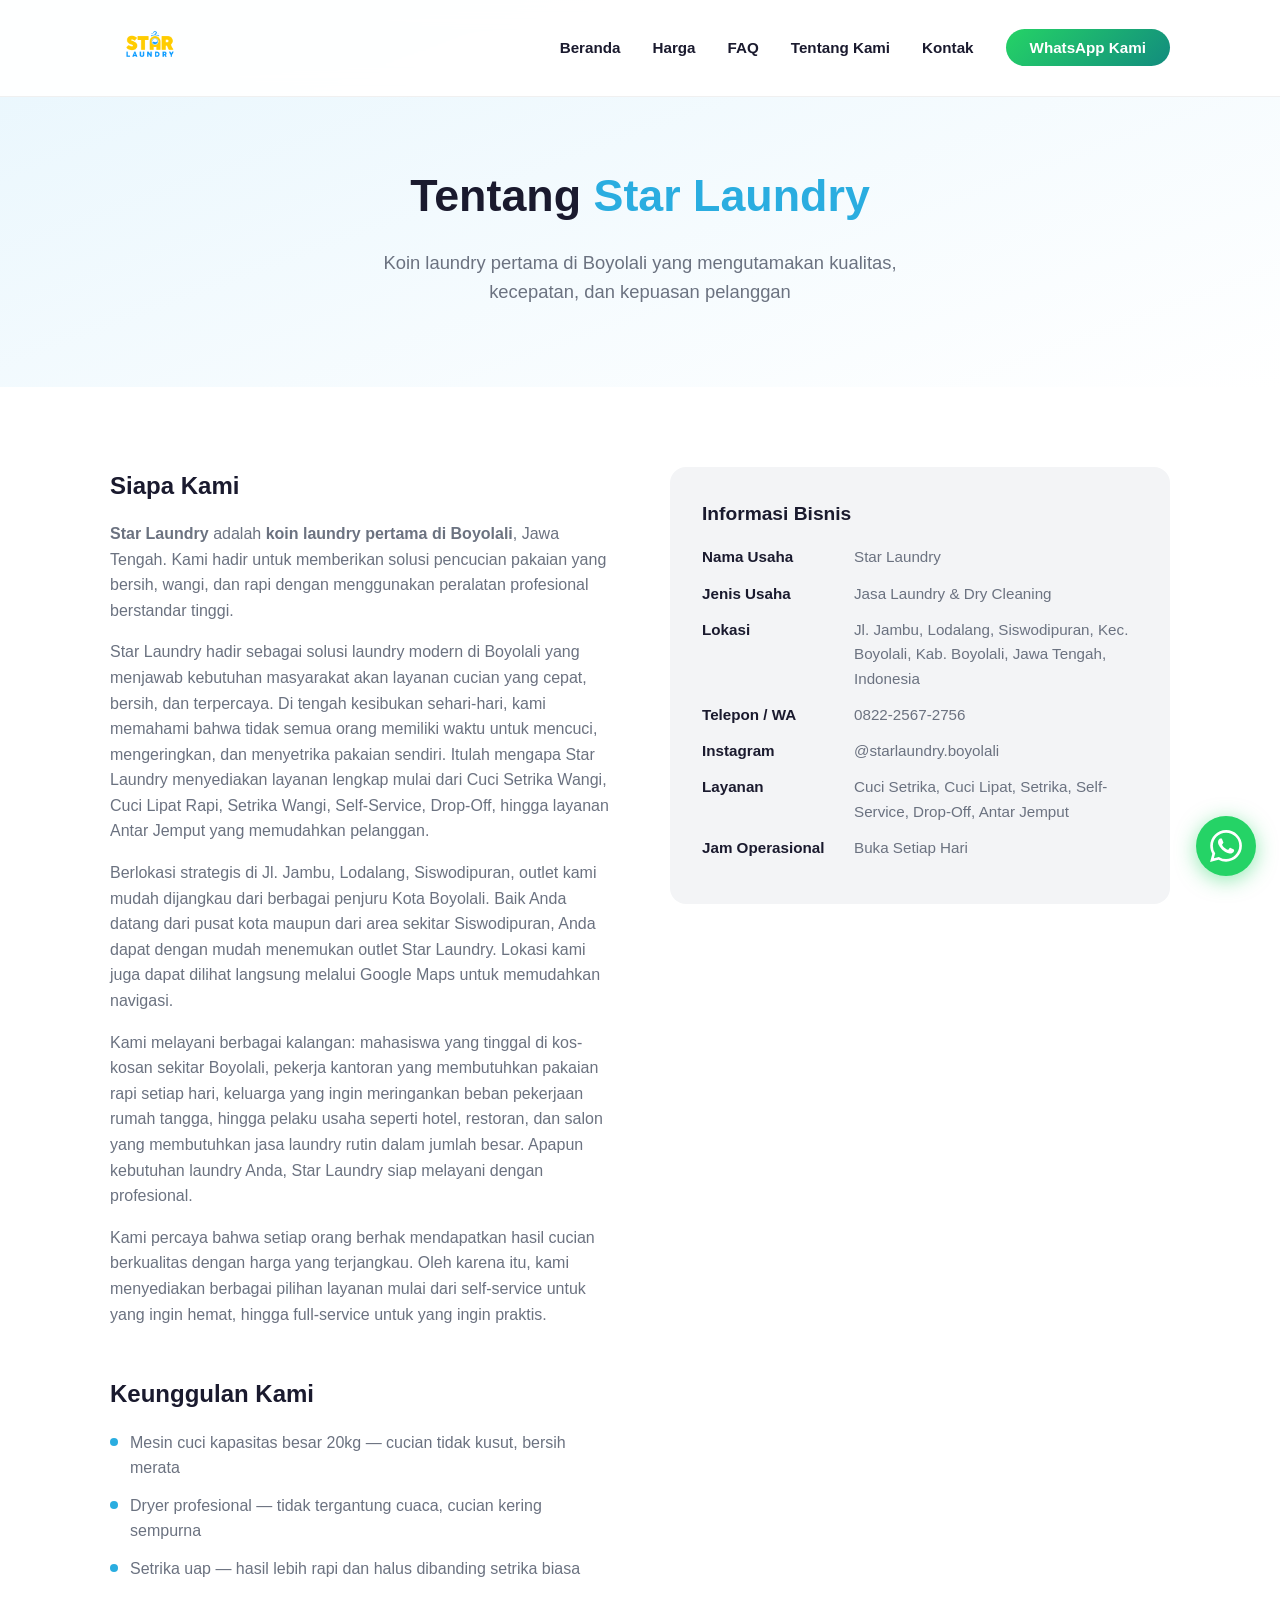
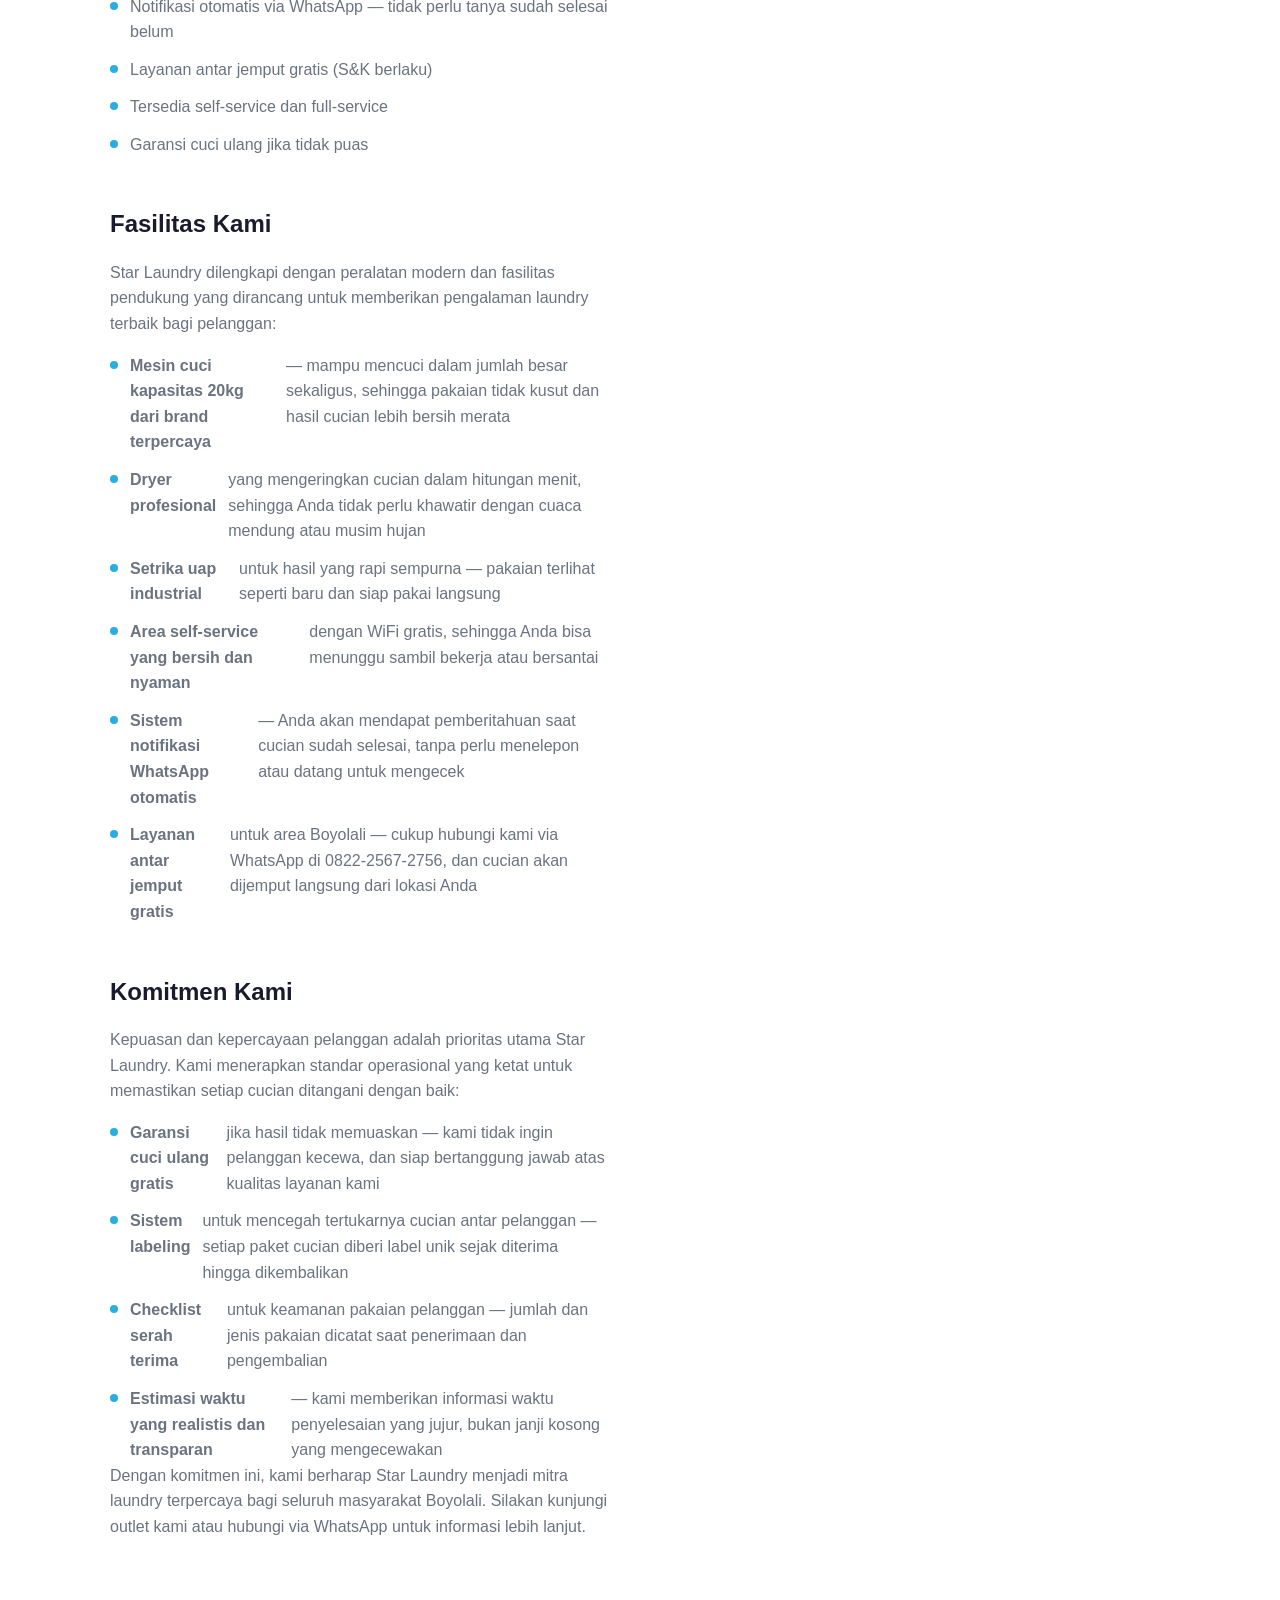
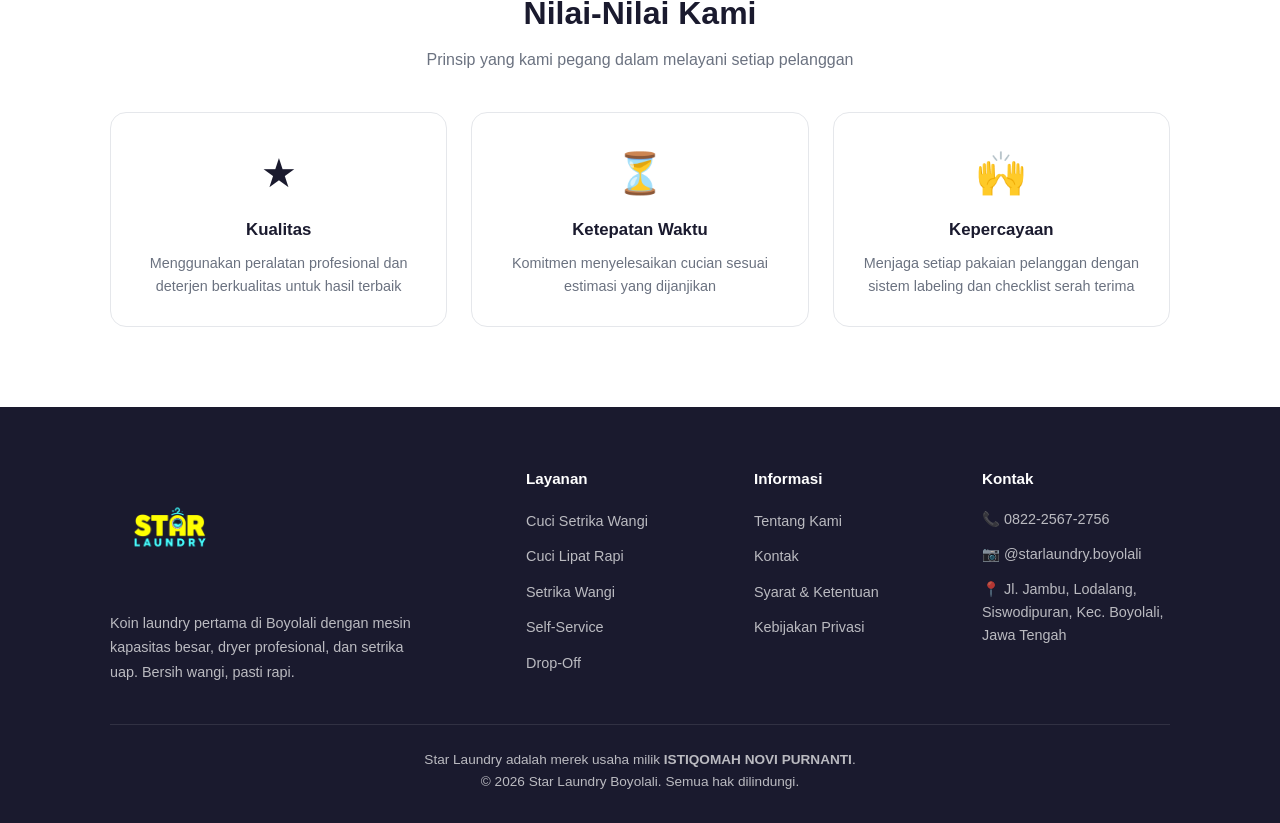
<file: tentang-kami.html>
<!DOCTYPE html>
<html lang="id">
<head>
    <!-- Google Analytics -->
    <script async src="https://www.googletagmanager.com/gtag/js?id=G-BZHKHWPQQ2"></script>
    <script>
      window.dataLayer = window.dataLayer || [];
      function gtag(){dataLayer.push(arguments);}
      gtag('js', new Date());
      gtag('config', 'G-BZHKHWPQQ2');
    </script>
    <meta charset="UTF-8">
    <meta name="viewport" content="width=device-width, initial-scale=1.0">
    <meta name="facebook-domain-verification" content="5jkkccxlnduociiaewu7rvxol54zql" />
    <title>Tentang Kami — Star Laundry Boyolali | Koin Laundry Pertama di Boyolali</title>
    <meta name="description" content="Star Laundry Boyolali — koin laundry pertama di Boyolali dengan mesin 20kg, dryer profesional, dan setrika uap. Melayani laundry kiloan, express, self-service, dan antar jemput gratis.">
    <link rel="icon" type="image/png" href="static/images/logo.png">
    <link rel="canonical" href="https://starlaundry-byl.com/tentang-kami.html">
    <meta property="og:title" content="Tentang Kami — Star Laundry Boyolali">
    <meta property="og:description" content="Tentang Star Laundry Boyolali - Laundry modern dengan mesin kapasitas besar, dryer profesional, dan setrika uap.">
    <meta property="og:image" content="https://starlaundry-byl.com/logo.png">
    <meta property="og:url" content="https://starlaundry-byl.com/tentang-kami.html">
    <meta property="og:type" content="website">
    <meta property="og:locale" content="id_ID">
    <meta name="twitter:card" content="summary_large_image">
    <meta name="twitter:title" content="Tentang Kami — Star Laundry Boyolali">
    <meta name="twitter:description" content="Tentang Star Laundry Boyolali - Laundry modern dengan mesin kapasitas besar, dryer profesional, dan setrika uap.">
    <meta name="twitter:image" content="https://starlaundry-byl.com/logo.png">
    <script type="application/ld+json">
    {
      "@context": "https://schema.org",
      "@type": "Laundromat",
      "name": "Star Laundry Boyolali",
      "url": "https://starlaundry-byl.com",
      "telephone": "+6282225672756",
      "image": "https://starlaundry-byl.com/logo.png",
      "priceRange": "Rp 5.000 - Rp 15.000/kg",
      "address": {
        "@type": "PostalAddress",
        "streetAddress": "Jl. Jambu, Lodalang, Siswodipuran",
        "addressLocality": "Boyolali",
        "addressRegion": "Jawa Tengah",
        "postalCode": "57311",
        "addressCountry": "ID"
      },
      "geo": {
        "@type": "GeoCoordinates",
        "latitude": -7.5404953,
        "longitude": 110.6051776
      },
      "sameAs": ["https://instagram.com/starlaundry.boyolali"]
    }
    </script>
    <script type="application/ld+json">
    {
      "@context": "https://schema.org",
      "@type": "BreadcrumbList",
      "itemListElement": [
        {"@type": "ListItem", "position": 1, "name": "Beranda", "item": "https://starlaundry-byl.com/"},
        {"@type": "ListItem", "position": 2, "name": "Tentang Kami", "item": "https://starlaundry-byl.com/tentang-kami.html"}
      ]
    }
    </script>
    <link rel="stylesheet" href="static/css/styles.css">
    <link rel="alternate" hreflang="id" href="https://starlaundry-byl.com/tentang-kami.html">
    <link rel="preload" as="image" href="static/images/logo.png">
</head>
<body>

<nav>
    <div class="container nav-inner">
        <a href="index.html"><img src="static/images/logo.png" alt="Star Laundry" class="nav-logo"></a>
        <ul class="nav-links" id="navLinks">
            <li><a href="index.html">Beranda</a></li>
            <li><a href="harga.html">Harga</a></li>
            <li><a href="faq.html">FAQ</a></li>
            <li><a href="tentang-kami.html">Tentang Kami</a></li>
            <li><a href="kontak.html">Kontak</a></li>
            <li><a href="https://wa.me/6282225672756?text=Halo%20Star%20Laundry%2C%20saya%20mau%20order" class="nav-cta">WhatsApp Kami</a></li>
        </ul>
        <button class="hamburger" onclick="document.getElementById('navLinks').classList.toggle('open')" aria-label="Menu">
            <span></span><span></span><span></span>
        </button>
    </div>
</nav>

<section class="page-hero">
    <div class="container">
        <h1>Tentang <span>Star Laundry</span></h1>
        <p>Koin laundry pertama di Boyolali yang mengutamakan kualitas, kecepatan, dan kepuasan pelanggan</p>
    </div>
</section>

<section class="content">
    <div class="container">
        <div class="content-grid">
            <div>
                <div class="content-block">
                    <h2>Siapa Kami</h2>
                    <p><strong>Star Laundry</strong> adalah <strong>koin laundry pertama di Boyolali</strong>, Jawa Tengah. Kami hadir untuk memberikan solusi pencucian pakaian yang bersih, wangi, dan rapi dengan menggunakan peralatan profesional berstandar tinggi.</p>
                    <p>Star Laundry hadir sebagai solusi laundry modern di Boyolali yang menjawab kebutuhan masyarakat akan layanan cucian yang cepat, bersih, dan terpercaya. Di tengah kesibukan sehari-hari, kami memahami bahwa tidak semua orang memiliki waktu untuk mencuci, mengeringkan, dan menyetrika pakaian sendiri. Itulah mengapa Star Laundry menyediakan layanan lengkap mulai dari Cuci Setrika Wangi, Cuci Lipat Rapi, Setrika Wangi, Self-Service, Drop-Off, hingga layanan Antar Jemput yang memudahkan pelanggan.</p>
                    <p>Berlokasi strategis di Jl. Jambu, Lodalang, Siswodipuran, outlet kami mudah dijangkau dari berbagai penjuru Kota Boyolali. Baik Anda datang dari pusat kota maupun dari area sekitar Siswodipuran, Anda dapat dengan mudah menemukan outlet Star Laundry. Lokasi kami juga dapat dilihat langsung melalui <a href="https://maps.app.goo.gl/DT1r8SS3QcZHC6qx8" target="_blank">Google Maps</a> untuk memudahkan navigasi.</p>
                    <p>Kami melayani berbagai kalangan: mahasiswa yang tinggal di kos-kosan sekitar Boyolali, pekerja kantoran yang membutuhkan pakaian rapi setiap hari, keluarga yang ingin meringankan beban pekerjaan rumah tangga, hingga pelaku usaha seperti hotel, restoran, dan salon yang membutuhkan jasa laundry rutin dalam jumlah besar. Apapun kebutuhan laundry Anda, Star Laundry siap melayani dengan profesional.</p>
                    <p>Kami percaya bahwa setiap orang berhak mendapatkan hasil cucian berkualitas dengan harga yang terjangkau. Oleh karena itu, kami menyediakan berbagai pilihan layanan mulai dari self-service untuk yang ingin hemat, hingga full-service untuk yang ingin praktis.</p>
                </div>
                <div class="content-block">
                    <h2>Keunggulan Kami</h2>
                    <ul>
                        <li>Mesin cuci kapasitas besar 20kg — cucian tidak kusut, bersih merata</li>
                        <li>Dryer profesional — tidak tergantung cuaca, cucian kering sempurna</li>
                        <li>Setrika uap — hasil lebih rapi dan halus dibanding setrika biasa</li>
                        <li>Notifikasi otomatis via WhatsApp — tidak perlu tanya sudah selesai belum</li>
                        <li>Layanan antar jemput gratis (S&K berlaku)</li>
                        <li>Tersedia self-service dan full-service</li>
                        <li>Garansi cuci ulang jika tidak puas</li>
                    </ul>
                </div>
                <div class="content-block">
                    <h2>Fasilitas Kami</h2>
                    <p>Star Laundry dilengkapi dengan peralatan modern dan fasilitas pendukung yang dirancang untuk memberikan pengalaman laundry terbaik bagi pelanggan:</p>
                    <ul>
                        <li><strong>Mesin cuci kapasitas 20kg dari brand terpercaya</strong> — mampu mencuci dalam jumlah besar sekaligus, sehingga pakaian tidak kusut dan hasil cucian lebih bersih merata</li>
                        <li><strong>Dryer profesional</strong> yang mengeringkan cucian dalam hitungan menit, sehingga Anda tidak perlu khawatir dengan cuaca mendung atau musim hujan</li>
                        <li><strong>Setrika uap industrial</strong> untuk hasil yang rapi sempurna — pakaian terlihat seperti baru dan siap pakai langsung</li>
                        <li><strong>Area self-service yang bersih dan nyaman</strong> dengan WiFi gratis, sehingga Anda bisa menunggu sambil bekerja atau bersantai</li>
                        <li><strong>Sistem notifikasi WhatsApp otomatis</strong> — Anda akan mendapat pemberitahuan saat cucian sudah selesai, tanpa perlu menelepon atau datang untuk mengecek</li>
                        <li><strong>Layanan antar jemput gratis</strong> untuk area Boyolali — cukup hubungi kami via WhatsApp di 0822-2567-2756, dan cucian akan dijemput langsung dari lokasi Anda</li>
                    </ul>
                </div>
                <div class="content-block">
                    <h2>Komitmen Kami</h2>
                    <p>Kepuasan dan kepercayaan pelanggan adalah prioritas utama Star Laundry. Kami menerapkan standar operasional yang ketat untuk memastikan setiap cucian ditangani dengan baik:</p>
                    <ul>
                        <li><strong>Garansi cuci ulang gratis</strong> jika hasil tidak memuaskan — kami tidak ingin pelanggan kecewa, dan siap bertanggung jawab atas kualitas layanan kami</li>
                        <li><strong>Sistem labeling</strong> untuk mencegah tertukarnya cucian antar pelanggan — setiap paket cucian diberi label unik sejak diterima hingga dikembalikan</li>
                        <li><strong>Checklist serah terima</strong> untuk keamanan pakaian pelanggan — jumlah dan jenis pakaian dicatat saat penerimaan dan pengembalian</li>
                        <li><strong>Estimasi waktu yang realistis dan transparan</strong> — kami memberikan informasi waktu penyelesaian yang jujur, bukan janji kosong yang mengecewakan</li>
                    </ul>
                    <p>Dengan komitmen ini, kami berharap Star Laundry menjadi mitra laundry terpercaya bagi seluruh masyarakat Boyolali. Silakan kunjungi outlet kami atau hubungi via <a href="https://wa.me/6282225672756?text=Halo%20Star%20Laundry%2C%20saya%20mau%20tanya">WhatsApp</a> untuk informasi lebih lanjut.</p>
                </div>
            </div>
            <div>
                <div class="info-card">
                    <h3>Informasi Bisnis</h3>
                    <div class="info-row">
                        <span class="info-label">Nama Usaha</span>
                        <span class="info-val">Star Laundry</span>
                    </div>
                    <div class="info-row">
                        <span class="info-label">Jenis Usaha</span>
                        <span class="info-val">Jasa Laundry & Dry Cleaning</span>
                    </div>
                    <div class="info-row">
                        <span class="info-label">Lokasi</span>
                        <span class="info-val">Jl. Jambu, Lodalang, Siswodipuran, Kec. Boyolali, Kab. Boyolali, Jawa Tengah, Indonesia</span>
                    </div>
                    <div class="info-row">
                        <span class="info-label">Telepon / WA</span>
                        <span class="info-val">0822-2567-2756</span>
                    </div>
                    <div class="info-row">
                        <span class="info-label">Instagram</span>
                        <span class="info-val">@starlaundry.boyolali</span>
                    </div>
                    <div class="info-row">
                        <span class="info-label">Layanan</span>
                        <span class="info-val">Cuci Setrika, Cuci Lipat, Setrika, Self-Service, Drop-Off, Antar Jemput</span>
                    </div>
                    <div class="info-row">
                        <span class="info-label">Jam Operasional</span>
                        <span class="info-val">Buka Setiap Hari</span>
                    </div>
                </div>
            </div>
        </div>

        <h2 style="text-align:center; margin-bottom: 8px;">Nilai-Nilai Kami</h2>
        <p style="text-align:center; color:var(--gray); margin-bottom: 40px;">Prinsip yang kami pegang dalam melayani setiap pelanggan</p>
        <div class="values-grid">
            <div class="value-card">
                <div class="value-icon">&#9733;</div>
                <h3>Kualitas</h3>
                <p>Menggunakan peralatan profesional dan deterjen berkualitas untuk hasil terbaik</p>
            </div>
            <div class="value-card">
                <div class="value-icon">&#9203;</div>
                <h3>Ketepatan Waktu</h3>
                <p>Komitmen menyelesaikan cucian sesuai estimasi yang dijanjikan</p>
            </div>
            <div class="value-card">
                <div class="value-icon">&#128588;</div>
                <h3>Kepercayaan</h3>
                <p>Menjaga setiap pakaian pelanggan dengan sistem labeling dan checklist serah terima</p>
            </div>
        </div>
    </div>
</section>

<footer>
    <div class="container">
        <div class="footer-grid">
            <div class="footer-brand">
                <img src="static/images/logo.png" alt="Star Laundry">
                <p>Koin laundry pertama di Boyolali dengan mesin kapasitas besar, dryer profesional, dan setrika uap. Bersih wangi, pasti rapi.</p>
            </div>
            <div>
                <h4>Layanan</h4>
                <ul class="footer-links">
                    <li><a href="index.html#harga">Cuci Setrika Wangi</a></li>
                    <li><a href="index.html#harga">Cuci Lipat Rapi</a></li>
                    <li><a href="index.html#harga">Setrika Wangi</a></li>
                    <li><a href="index.html#harga">Self-Service</a></li>
                    <li><a href="index.html#harga">Drop-Off</a></li>
                </ul>
            </div>
            <div>
                <h4>Informasi</h4>
                <ul class="footer-links">
                    <li><a href="tentang-kami.html">Tentang Kami</a></li>
                    <li><a href="kontak.html">Kontak</a></li>
                    <li><a href="syarat-ketentuan.html">Syarat & Ketentuan</a></li>
                    <li><a href="kebijakan-privasi.html">Kebijakan Privasi</a></li>
                </ul>
            </div>
            <div>
                <h4>Kontak</h4>
                <ul class="footer-contact">
                    <li>&#128222; 0822-2567-2756</li>
                    <li>&#128247; @starlaundry.boyolali</li>
                    <li>&#128205; Jl. Jambu, Lodalang, Siswodipuran, Kec. Boyolali, Jawa Tengah</li>
                </ul>
            </div>
        </div>
        <div class="footer-bottom">
            Star Laundry adalah merek usaha milik <strong>ISTIQOMAH NOVI PURNANTI</strong>.<br>
            &copy; 2026 Star Laundry Boyolali. Semua hak dilindungi.
        </div>
    </div>
</footer>

<a href="https://wa.me/6282225672756?text=Halo%20Star%20Laundry%2C%20saya%20mau%20tanya" class="wa-float" aria-label="Chat WhatsApp">
    <svg viewBox="0 0 24 24"><path d="M17.472 14.382c-.297-.149-1.758-.867-2.03-.967-.273-.099-.471-.148-.67.15-.197.297-.767.966-.94 1.164-.173.199-.347.223-.644.075-.297-.15-1.255-.463-2.39-1.475-.883-.788-1.48-1.761-1.653-2.059-.173-.297-.018-.458.13-.606.134-.133.298-.347.446-.52.149-.174.198-.298.298-.497.099-.198.05-.371-.025-.52-.075-.149-.669-1.612-.916-2.207-.242-.579-.487-.5-.669-.51-.173-.008-.371-.01-.57-.01-.198 0-.52.074-.792.372-.272.297-1.04 1.016-1.04 2.479 0 1.462 1.065 2.875 1.213 3.074.149.198 2.096 3.2 5.077 4.487.709.306 1.262.489 1.694.625.712.227 1.36.195 1.871.118.571-.085 1.758-.719 2.006-1.413.248-.694.248-1.289.173-1.413-.074-.124-.272-.198-.57-.347m-5.421 7.403h-.004a9.87 9.87 0 01-5.031-1.378l-.361-.214-3.741.982.998-3.648-.235-.374a9.86 9.86 0 01-1.51-5.26c.001-5.45 4.436-9.884 9.888-9.884 2.64 0 5.122 1.03 6.988 2.898a9.825 9.825 0 012.893 6.994c-.003 5.45-4.437 9.884-9.885 9.884m8.413-18.297A11.815 11.815 0 0012.05 0C5.495 0 .16 5.335.157 11.892c0 2.096.547 4.142 1.588 5.945L.057 24l6.305-1.654a11.882 11.882 0 005.683 1.448h.005c6.554 0 11.89-5.335 11.893-11.893a11.821 11.821 0 00-3.48-8.413z"/></svg>
</a>

<script src="static/js/main.js"></script>
</body>
</html>
</file>
<file: static/css/styles.css>
/* ===== Reset & Base ===== */
*, *::before, *::after { box-sizing: border-box; margin: 0; padding: 0; }
:root {
    --yellow: #FBB818;
    --yellow-light: #FFF3D0;
    --blue: #2AADE0;
    --blue-dark: #1B8EC2;
    --blue-light: #E8F6FD;
    --dark: #1a1a2e;
    --gray: #6b7280;
    --gray-light: #f3f4f6;
    --white: #ffffff;
    --radius: 16px;
    --shadow: 0 4px 24px rgba(0,0,0,0.08);
    --shadow-lg: 0 8px 40px rgba(0,0,0,0.12);
}
html { scroll-behavior: smooth; }
body {
    font-family: -apple-system, BlinkMacSystemFont, 'Segoe UI', Roboto, 'Helvetica Neue', Arial, sans-serif;
    color: var(--dark);
    line-height: 1.6;
    overflow-x: hidden;
    background: var(--white);
}
img { max-width: 100%; height: auto; }
a { text-decoration: none; color: inherit; }
.container { max-width: 1100px; margin: 0 auto; padding: 0 20px; }
section { padding: 80px 0; }
h2 {
    font-size: 2rem;
    font-weight: 800;
    text-align: center;
    margin-bottom: 12px;
}
.section-subtitle {
    text-align: center;
    color: var(--gray);
    font-size: 1.1rem;
    margin-bottom: 48px;
    max-width: 600px;
    margin-left: auto;
    margin-right: auto;
}

/* ===== Navbar ===== */
nav {
    position: fixed;
    top: 0;
    left: 0;
    right: 0;
    z-index: 1000;
    background: rgba(255,255,255,0.95);
    backdrop-filter: blur(12px);
    border-bottom: 1px solid rgba(0,0,0,0.06);
    transition: box-shadow 0.3s;
}
nav.scrolled { box-shadow: var(--shadow); }
.nav-inner {
    display: flex;
    align-items: center;
    justify-content: space-between;
    height: 96px;
}
.nav-logo { height: 80px; }
.nav-links { display: flex; gap: 32px; list-style: none; align-items: center; }
.nav-links a {
    font-weight: 600;
    font-size: 0.95rem;
    color: var(--dark);
    transition: color 0.2s;
}
.nav-links a:hover { color: var(--blue); }
.nav-cta {
    background: linear-gradient(135deg, #25D366, #128C7E);
    color: var(--white) !important;
    padding: 10px 24px;
    border-radius: 50px;
    font-weight: 700;
    font-size: 0.9rem;
    transition: transform 0.2s, box-shadow 0.2s;
}
.nav-cta:hover { transform: translateY(-1px); box-shadow: 0 4px 16px rgba(37,211,102,0.4); }
.hamburger { display: none; background: none; border: none; cursor: pointer; padding: 8px; }
.hamburger span { display: block; width: 24px; height: 2.5px; background: var(--dark); margin: 5px 0; border-radius: 2px; transition: 0.3s; }

/* ===== Hero (index.html) ===== */
.hero {
    padding: 140px 0 100px;
    background: linear-gradient(160deg, var(--blue-light) 0%, var(--white) 50%, var(--yellow-light) 100%);
    position: relative;
    overflow: hidden;
}
.hero::before {
    content: '';
    position: absolute;
    width: 400px;
    height: 400px;
    background: radial-gradient(circle, rgba(42,173,224,0.08) 0%, transparent 70%);
    top: -100px;
    right: -100px;
    border-radius: 50%;
}
.hero::after {
    content: '';
    position: absolute;
    width: 300px;
    height: 300px;
    background: radial-gradient(circle, rgba(251,184,24,0.1) 0%, transparent 70%);
    bottom: -50px;
    left: -50px;
    border-radius: 50%;
}
.hero-inner {
    display: grid;
    grid-template-columns: 1fr 1fr;
    align-items: center;
    gap: 60px;
    position: relative;
    z-index: 1;
}
.hero-badge {
    display: inline-block;
    background: var(--yellow-light);
    color: #b8860b;
    font-weight: 700;
    font-size: 0.85rem;
    padding: 6px 16px;
    border-radius: 50px;
    margin-bottom: 20px;
    letter-spacing: 0.5px;
}
.hero h1 {
    font-size: 3.2rem;
    font-weight: 900;
    line-height: 1.15;
    margin-bottom: 20px;
}
.hero h1 span { color: var(--blue); }
.hero p {
    font-size: 1.15rem;
    color: var(--gray);
    margin-bottom: 36px;
    max-width: 480px;
}
.hero-buttons { display: flex; gap: 16px; flex-wrap: wrap; }
.btn {
    display: inline-flex;
    align-items: center;
    gap: 8px;
    padding: 16px 32px;
    border-radius: 50px;
    font-weight: 700;
    font-size: 1rem;
    border: none;
    cursor: pointer;
    transition: transform 0.2s, box-shadow 0.2s;
}
.btn:hover { transform: translateY(-2px); }
.btn-wa {
    background: linear-gradient(135deg, #25D366, #128C7E);
    color: var(--white);
    box-shadow: 0 4px 20px rgba(37,211,102,0.35);
}
.btn-wa:hover { box-shadow: 0 6px 28px rgba(37,211,102,0.5); }
.btn-outline {
    background: var(--white);
    color: var(--blue);
    border: 2px solid var(--blue);
}
.btn-outline:hover { background: var(--blue-light); box-shadow: var(--shadow); }
.hero-visual {
    display: flex;
    justify-content: center;
    align-items: center;
}
.hero-card {
    background: var(--white);
    border-radius: 24px;
    padding: 40px;
    box-shadow: var(--shadow-lg);
    text-align: center;
    position: relative;
}
.hero-card img { width: 100%; border-radius: 12px; margin-bottom: 16px; object-fit: cover; max-height: 260px; }
.hero-card p { color: var(--gray); font-weight: 600; font-size: 1.1rem; }
.hero-stats {
    display: grid;
    grid-template-columns: repeat(3, 1fr);
    gap: 16px;
    margin-top: 24px;
    padding-top: 24px;
    border-top: 1px solid var(--gray-light);
}
.hero-stat-num { font-size: 1.5rem; font-weight: 800; color: var(--blue); }
.hero-stat-label { font-size: 0.8rem; color: var(--gray); }

/* ===== Features ===== */
.features { background: var(--white); }
.features-grid {
    display: grid;
    grid-template-columns: repeat(4, 1fr);
    gap: 24px;
}
.feature-card {
    background: var(--white);
    border: 1px solid #e5e7eb;
    border-radius: var(--radius);
    padding: 32px 24px;
    text-align: center;
    transition: transform 0.3s, box-shadow 0.3s;
}
.feature-card:hover {
    transform: translateY(-6px);
    box-shadow: var(--shadow-lg);
    border-color: transparent;
}
.feature-icon {
    width: 64px;
    height: 64px;
    border-radius: 16px;
    display: flex;
    align-items: center;
    justify-content: center;
    margin: 0 auto 20px;
    font-size: 28px;
}
.feature-icon.blue { background: var(--blue-light); }
.feature-icon.yellow { background: var(--yellow-light); }
.feature-card h3 { font-size: 1.05rem; font-weight: 700; margin-bottom: 8px; }
.feature-card p { font-size: 0.9rem; color: var(--gray); line-height: 1.5; }

/* ===== Pricing ===== */
.pricing { background: var(--gray-light); }
.pricing-tabs {
    display: flex;
    justify-content: center;
    gap: 8px;
    margin-bottom: 40px;
}
.pricing-tab {
    padding: 12px 28px;
    border-radius: 50px;
    font-weight: 700;
    font-size: 0.95rem;
    border: 2px solid #e5e7eb;
    background: var(--white);
    color: var(--gray);
    cursor: pointer;
    transition: 0.3s;
}
.pricing-tab.active {
    background: var(--blue);
    color: var(--white);
    border-color: var(--blue);
}
.pricing-group { display: none; }
.pricing-group.active { display: block; }
.pricing-cards {
    display: grid;
    grid-template-columns: repeat(3, 1fr);
    gap: 24px;
}
.pricing-cards.two-col {
    grid-template-columns: repeat(2, 1fr);
    max-width: 740px;
    margin: 0 auto;
}
.price-card {
    background: var(--white);
    border-radius: var(--radius);
    padding: 36px 28px;
    box-shadow: var(--shadow);
    position: relative;
    overflow: hidden;
    transition: transform 0.3s;
}
.price-card:hover { transform: translateY(-4px); }
.price-card.popular {
    border: 2px solid var(--yellow);
}
.popular-badge {
    position: absolute;
    top: 16px;
    right: -32px;
    background: var(--yellow);
    color: var(--dark);
    font-size: 0.75rem;
    font-weight: 800;
    padding: 4px 40px;
    transform: rotate(45deg);
}
.price-card h3 { font-size: 1.3rem; font-weight: 800; margin-bottom: 4px; }
.price-card .price-desc { font-size: 0.9rem; color: var(--gray); margin-bottom: 20px; }
.price-table {
    width: 100%;
    border-collapse: collapse;
    margin-bottom: 20px;
}
.price-table th {
    text-align: left;
    font-size: 0.75rem;
    text-transform: uppercase;
    letter-spacing: 0.5px;
    color: var(--gray);
    padding: 8px 0;
    border-bottom: 2px solid var(--gray-light);
}
.price-table td {
    padding: 10px 0;
    font-size: 0.95rem;
    border-bottom: 1px solid var(--gray-light);
}
.price-table .price-val { font-weight: 800; color: var(--blue); }
.price-table .duration { color: var(--gray); font-size: 0.85rem; }
.price-note {
    display: flex;
    align-items: center;
    gap: 6px;
    font-size: 0.8rem;
    color: var(--gray);
    margin-top: 12px;
}

/* ===== Why Us ===== */
.why-us { background: var(--white); }
.comparison-table {
    width: 100%;
    border-collapse: separate;
    border-spacing: 0;
    border-radius: var(--radius);
    overflow: hidden;
    box-shadow: var(--shadow);
}
.comparison-table thead th {
    padding: 20px;
    font-size: 1rem;
    font-weight: 700;
}
.comparison-table thead th:first-child { background: var(--gray-light); text-align: left; }
.comparison-table thead th:nth-child(2) { background: var(--blue); color: var(--white); }
.comparison-table thead th:nth-child(3) { background: var(--gray-light); color: var(--gray); }
.comparison-table td {
    padding: 16px 20px;
    border-bottom: 1px solid #eee;
    font-size: 0.95rem;
}
.comparison-table td:first-child { font-weight: 600; background: #fafafa; }
.comparison-table td:nth-child(2) { text-align: center; background: var(--blue-light); }
.comparison-table td:nth-child(3) { text-align: center; color: var(--gray); }
.check { color: #22c55e; font-weight: bold; font-size: 1.2rem; }
.cross { color: #ef4444; font-weight: bold; font-size: 1.2rem; }

/* ===== Promo ===== */
.promo { background: linear-gradient(135deg, var(--blue) 0%, var(--blue-dark) 100%); color: var(--white); }
.promo h2 { color: var(--white); }
.promo .section-subtitle { color: rgba(255,255,255,0.8); }
.promo-grid {
    display: grid;
    grid-template-columns: repeat(3, 1fr);
    gap: 24px;
}
.promo-card {
    background: rgba(255,255,255,0.12);
    backdrop-filter: blur(10px);
    border: 1px solid rgba(255,255,255,0.2);
    border-radius: var(--radius);
    padding: 28px 24px;
    text-align: center;
    transition: transform 0.3s;
}
.promo-card:hover { transform: translateY(-4px); background: rgba(255,255,255,0.18); }
.promo-emoji { font-size: 2.5rem; margin-bottom: 12px; }
.promo-card h3 { font-size: 1.1rem; margin-bottom: 8px; font-weight: 700; }
.promo-card p { font-size: 0.9rem; opacity: 0.85; line-height: 1.5; }

/* ===== Location ===== */
.location { background: var(--gray-light); }
.location-grid {
    display: grid;
    grid-template-columns: 1fr 1fr;
    gap: 40px;
    align-items: start;
}
.location-info { display: flex; flex-direction: column; gap: 20px; }
.loc-card {
    background: var(--white);
    border-radius: var(--radius);
    padding: 28px;
    box-shadow: var(--shadow);
}
.loc-card h3 { font-size: 1.1rem; font-weight: 700; margin-bottom: 4px; }
.loc-card .loc-type {
    display: inline-block;
    background: var(--blue-light);
    color: var(--blue);
    font-size: 0.75rem;
    font-weight: 700;
    padding: 3px 10px;
    border-radius: 50px;
    margin-bottom: 12px;
}
.loc-card p { color: var(--gray); font-size: 0.95rem; margin-bottom: 8px; }
.loc-card .loc-detail { display: flex; align-items: center; gap: 8px; margin-bottom: 6px; }
.loc-card .loc-detail span { font-size: 0.9rem; }
.location-map {
    background: var(--white);
    border-radius: var(--radius);
    overflow: hidden;
    box-shadow: var(--shadow);
    min-height: 400px;
    display: flex;
    align-items: center;
    justify-content: center;
}
.location-map iframe {
    width: 100%;
    height: 400px;
    border: none;
}

/* ===== CTA ===== */
.cta {
    background: linear-gradient(160deg, var(--yellow-light) 0%, var(--white) 50%, var(--blue-light) 100%);
    text-align: center;
}
.cta h2 { font-size: 2.4rem; }
.cta p {
    color: var(--gray);
    font-size: 1.15rem;
    margin-bottom: 36px;
    max-width: 500px;
    margin-left: auto;
    margin-right: auto;
}
.cta-buttons { display: flex; justify-content: center; gap: 16px; flex-wrap: wrap; }

/* ===== Page Hero (subpages) ===== */
.page-hero { padding: 160px 0 80px; background: linear-gradient(160deg, var(--blue-light) 0%, var(--white) 100%); text-align: center; }
.page-hero h1 { font-size: 2.8rem; font-weight: 900; margin-bottom: 16px; }
.page-hero h1 span { color: var(--blue); }
.page-hero p { color: var(--gray); font-size: 1.15rem; max-width: 600px; margin: 0 auto; }

/* ===== Content (subpages) ===== */
.content { padding: 80px 0; }
.content-grid { display: grid; grid-template-columns: 1fr 1fr; gap: 60px; align-items: start; }
.content-block { margin-bottom: 48px; }
.content-block h2 { font-size: 1.5rem; font-weight: 800; text-align: left; margin-bottom: 16px; color: var(--dark); }
.content-block p { color: var(--gray); margin-bottom: 16px; font-size: 1rem; }
.content-block ul { list-style: none; display: flex; flex-direction: column; gap: 12px; }
.content-block li { display: flex; align-items: start; gap: 12px; color: var(--gray); }
.content-block li::before { content: ''; width: 8px; height: 8px; background: var(--blue); border-radius: 50%; margin-top: 8px; flex-shrink: 0; }

/* ===== Info Card (tentang-kami) ===== */
.info-card { background: var(--gray-light); border-radius: var(--radius); padding: 32px; }
.info-card h3 { font-size: 1.2rem; font-weight: 700; margin-bottom: 16px; }
.info-card .info-row { display: flex; gap: 12px; margin-bottom: 12px; font-size: 0.95rem; }
.info-card .info-label { font-weight: 700; min-width: 140px; }
.info-card .info-val { color: var(--gray); }

/* ===== Values Grid (tentang-kami) ===== */
.values-grid { display: grid; grid-template-columns: repeat(3, 1fr); gap: 24px; margin-top: 40px; }
.value-card { background: var(--white); border: 1px solid #e5e7eb; border-radius: var(--radius); padding: 28px; text-align: center; }
.value-icon { font-size: 2.5rem; margin-bottom: 12px; }
.value-card h3 { font-size: 1.05rem; font-weight: 700; margin-bottom: 8px; }
.value-card p { font-size: 0.9rem; color: var(--gray); }

/* ===== Contact (kontak) ===== */
.contact-grid { display: grid; grid-template-columns: repeat(3, 1fr); gap: 24px; margin-bottom: 60px; }
.contact-card { background: var(--white); border: 1px solid #e5e7eb; border-radius: var(--radius); padding: 36px 28px; text-align: center; transition: transform 0.3s, box-shadow 0.3s; }
.contact-card:hover { transform: translateY(-4px); box-shadow: var(--shadow-lg); border-color: transparent; }
.contact-icon { width: 64px; height: 64px; border-radius: 16px; display: flex; align-items: center; justify-content: center; margin: 0 auto 20px; font-size: 28px; }
.contact-icon.green { background: #dcfce7; }
.contact-icon.pink { background: #fce7f3; }
.contact-icon.blue { background: var(--blue-light); }
.contact-card h3 { font-size: 1.1rem; font-weight: 700; margin-bottom: 8px; }
.contact-card p { font-size: 0.95rem; color: var(--gray); margin-bottom: 16px; }
.contact-card a.contact-btn { display: inline-block; padding: 10px 24px; border-radius: 50px; font-weight: 700; font-size: 0.9rem; transition: transform 0.2s; }
.contact-card a.contact-btn:hover { transform: translateY(-2px); }
.btn-green { background: #25D366; color: var(--white); }
.btn-purple { background: linear-gradient(135deg, #833AB4, #E1306C, #F77737); color: var(--white); }
.btn-blue { background: var(--blue); color: var(--white); }

/* ===== Info Section (kontak) ===== */
.info-section { display: grid; grid-template-columns: 1fr 1fr; gap: 40px; align-items: start; }
.info-block { background: var(--gray-light); border-radius: var(--radius); padding: 36px; }
.info-block h2 { font-size: 1.4rem; font-weight: 800; text-align: left; margin-bottom: 20px; }
.info-row { display: flex; gap: 16px; margin-bottom: 16px; align-items: start; }
.info-row .icon { font-size: 1.3rem; flex-shrink: 0; margin-top: 2px; }
.info-row .text { font-size: 0.95rem; }
.info-row .text strong { display: block; margin-bottom: 2px; }
.info-row .text span { color: var(--gray); }
.map-placeholder { background: var(--gray-light); border-radius: var(--radius); min-height: 360px; display: flex; align-items: center; justify-content: center; flex-direction: column; gap: 16px; padding: 40px; text-align: center; }
.map-placeholder .map-icon { font-size: 3rem; }
.map-placeholder p { color: var(--gray); font-weight: 600; }
.map-placeholder a { display: inline-block; padding: 12px 28px; background: var(--blue); color: var(--white); border-radius: 50px; font-weight: 700; font-size: 0.95rem; }

/* ===== Legal Pages (syarat-ketentuan, kebijakan-privasi) ===== */
.legal { max-width: 800px; margin: 0 auto; }
.legal h2 { font-size: 1.3rem; font-weight: 800; text-align: left; margin: 40px 0 16px; color: var(--dark); }
.legal h2:first-child { margin-top: 0; }
.legal p { color: var(--gray); margin-bottom: 12px; font-size: 0.95rem; }
.legal ol, .legal ul { margin: 0 0 16px 24px; color: var(--gray); }
.legal li { margin-bottom: 8px; font-size: 0.95rem; }
.legal strong { color: var(--dark); }
.update-date { color: var(--gray); font-size: 0.9rem; font-style: italic; margin-bottom: 32px; text-align: center; }

/* ===== Footer ===== */
footer {
    background: var(--dark);
    color: rgba(255,255,255,0.7);
    padding: 60px 0 30px;
}
.footer-grid {
    display: grid;
    grid-template-columns: 2fr 1fr 1fr 1fr;
    gap: 40px;
    margin-bottom: 40px;
}
.footer-brand img { height: 120px; margin-bottom: 16px; filter: brightness(10); }
.footer-brand p { font-size: 0.9rem; line-height: 1.7; max-width: 320px; }
footer h4 {
    color: var(--white);
    font-size: 0.95rem;
    font-weight: 700;
    margin-bottom: 16px;
}
.footer-links { list-style: none; display: flex; flex-direction: column; gap: 10px; }
.footer-links a { font-size: 0.9rem; transition: color 0.2s; }
.footer-links a:hover { color: var(--yellow); }
.footer-contact li { display: flex; gap: 10px; margin-bottom: 12px; font-size: 0.9rem; list-style: none; }
.footer-bottom {
    border-top: 1px solid rgba(255,255,255,0.1);
    padding-top: 24px;
    text-align: center;
    font-size: 0.85rem;
}

/* ===== Holiday Popup ===== */
.holiday-overlay {
    position: fixed;
    inset: 0;
    background: rgba(0,0,0,0.6);
    z-index: 10000;
    display: flex;
    align-items: center;
    justify-content: center;
    padding: 16px;
    animation: fadeIn 0.3s ease;
}
.holiday-popup {
    background: #fff;
    border-radius: 16px;
    max-width: 420px;
    width: 100%;
    text-align: center;
    padding: 32px 24px;
    box-shadow: 0 20px 60px rgba(0,0,0,0.3);
    position: relative;
}
.holiday-x {
    position: absolute;
    top: 12px;
    right: 12px;
    background: none;
    border: none;
    font-size: 1.5rem;
    color: #999;
    cursor: pointer;
    width: 32px;
    height: 32px;
    line-height: 32px;
    border-radius: 50%;
    transition: background 0.2s, color 0.2s;
}
.holiday-x:hover {
    background: #f0f0f0;
    color: #333;
}
.holiday-popup h2 {
    color: #1a73e8;
    font-size: 1.5rem;
    margin-bottom: 8px;
}
.holiday-popup .holiday-icon {
    font-size: 3rem;
    margin-bottom: 12px;
}
.holiday-popup p {
    color: #555;
    font-size: 1rem;
    line-height: 1.6;
    margin-bottom: 8px;
}
.holiday-popup .holiday-dates {
    background: #f0f7ff;
    border-radius: 8px;
    padding: 12px 16px;
    margin: 16px 0;
    font-weight: 600;
    color: #1a73e8;
}
.holiday-popup .holiday-reopen {
    color: #27ae60;
    font-weight: 600;
    font-size: 1.05rem;
}
.holiday-popup .holiday-close-btn {
    margin-top: 20px;
    background: #1a73e8;
    color: #fff;
    border: none;
    padding: 12px 32px;
    border-radius: 8px;
    font-size: 1rem;
    font-weight: 600;
    cursor: pointer;
    transition: background 0.2s;
}
.holiday-popup .holiday-close-btn:hover {
    background: #1557b0;
}
@keyframes fadeIn {
    from { opacity: 0; }
    to { opacity: 1; }
}

/* ===== Floating WA ===== */
.wa-float {
    position: fixed;
    bottom: 24px;
    right: 24px;
    z-index: 999;
    width: 60px;
    height: 60px;
    background: #25D366;
    border-radius: 50%;
    display: flex;
    align-items: center;
    justify-content: center;
    box-shadow: 0 4px 20px rgba(37,211,102,0.5);
    transition: transform 0.3s;
    animation: pulse 2s infinite;
}
.wa-float:hover { transform: scale(1.1); }
.wa-float svg { width: 32px; height: 32px; fill: white; }
@keyframes pulse {
    0%, 100% { box-shadow: 0 4px 20px rgba(37,211,102,0.5); }
    50% { box-shadow: 0 4px 30px rgba(37,211,102,0.8); }
}

/* ===== Responsive ===== */
@media (max-width: 900px) {
    .hero-inner { grid-template-columns: 1fr; text-align: center; }
    .hero h1 { font-size: 2.4rem; }
    .hero p { margin: 0 auto 36px; }
    .hero-buttons { justify-content: center; }
    .hero-visual { order: -1; }
    .hero-card { padding: 28px; }
    .hero-card img { width: 100%; max-height: 200px; }
    .features-grid { grid-template-columns: repeat(2, 1fr); }
    .pricing-cards { grid-template-columns: 1fr; max-width: 420px; margin: 0 auto; }
    .pricing-cards.two-col { grid-template-columns: 1fr; }
    .promo-grid { grid-template-columns: 1fr; max-width: 420px; margin: 0 auto; }
    .location-grid { grid-template-columns: 1fr; }
    .footer-grid { grid-template-columns: 1fr; text-align: center; }
    .footer-brand p { max-width: 100%; }
    .comparison-table { font-size: 0.85rem; }
    .comparison-table td, .comparison-table th { padding: 12px; }
    .nav-links { display: none; }
    .hamburger { display: block; }
    nav .nav-links.open {
        display: flex;
        flex-direction: column;
        position: absolute;
        top: 96px;
        left: 0;
        right: 0;
        background: var(--white);
        padding: 20px;
        box-shadow: var(--shadow);
        gap: 16px;
        align-items: center;
    }
    section { padding: 60px 0; }
    h2 { font-size: 1.7rem; }
    .page-hero h1 { font-size: 2rem; }
    .content-grid { grid-template-columns: 1fr; }
    .values-grid { grid-template-columns: 1fr; }
    .contact-grid { grid-template-columns: 1fr; max-width: 420px; margin: 0 auto 60px; }
    .info-section { grid-template-columns: 1fr; }
}
@media (max-width: 600px) {
    .features-grid { grid-template-columns: 1fr; }
    .hero h1 { font-size: 2rem; }
    .pricing-tabs { flex-wrap: wrap; }
    .hero-stats { grid-template-columns: repeat(3, 1fr); gap: 8px; }
    .hero-stat-num { font-size: 1.2rem; }
}
</file>
